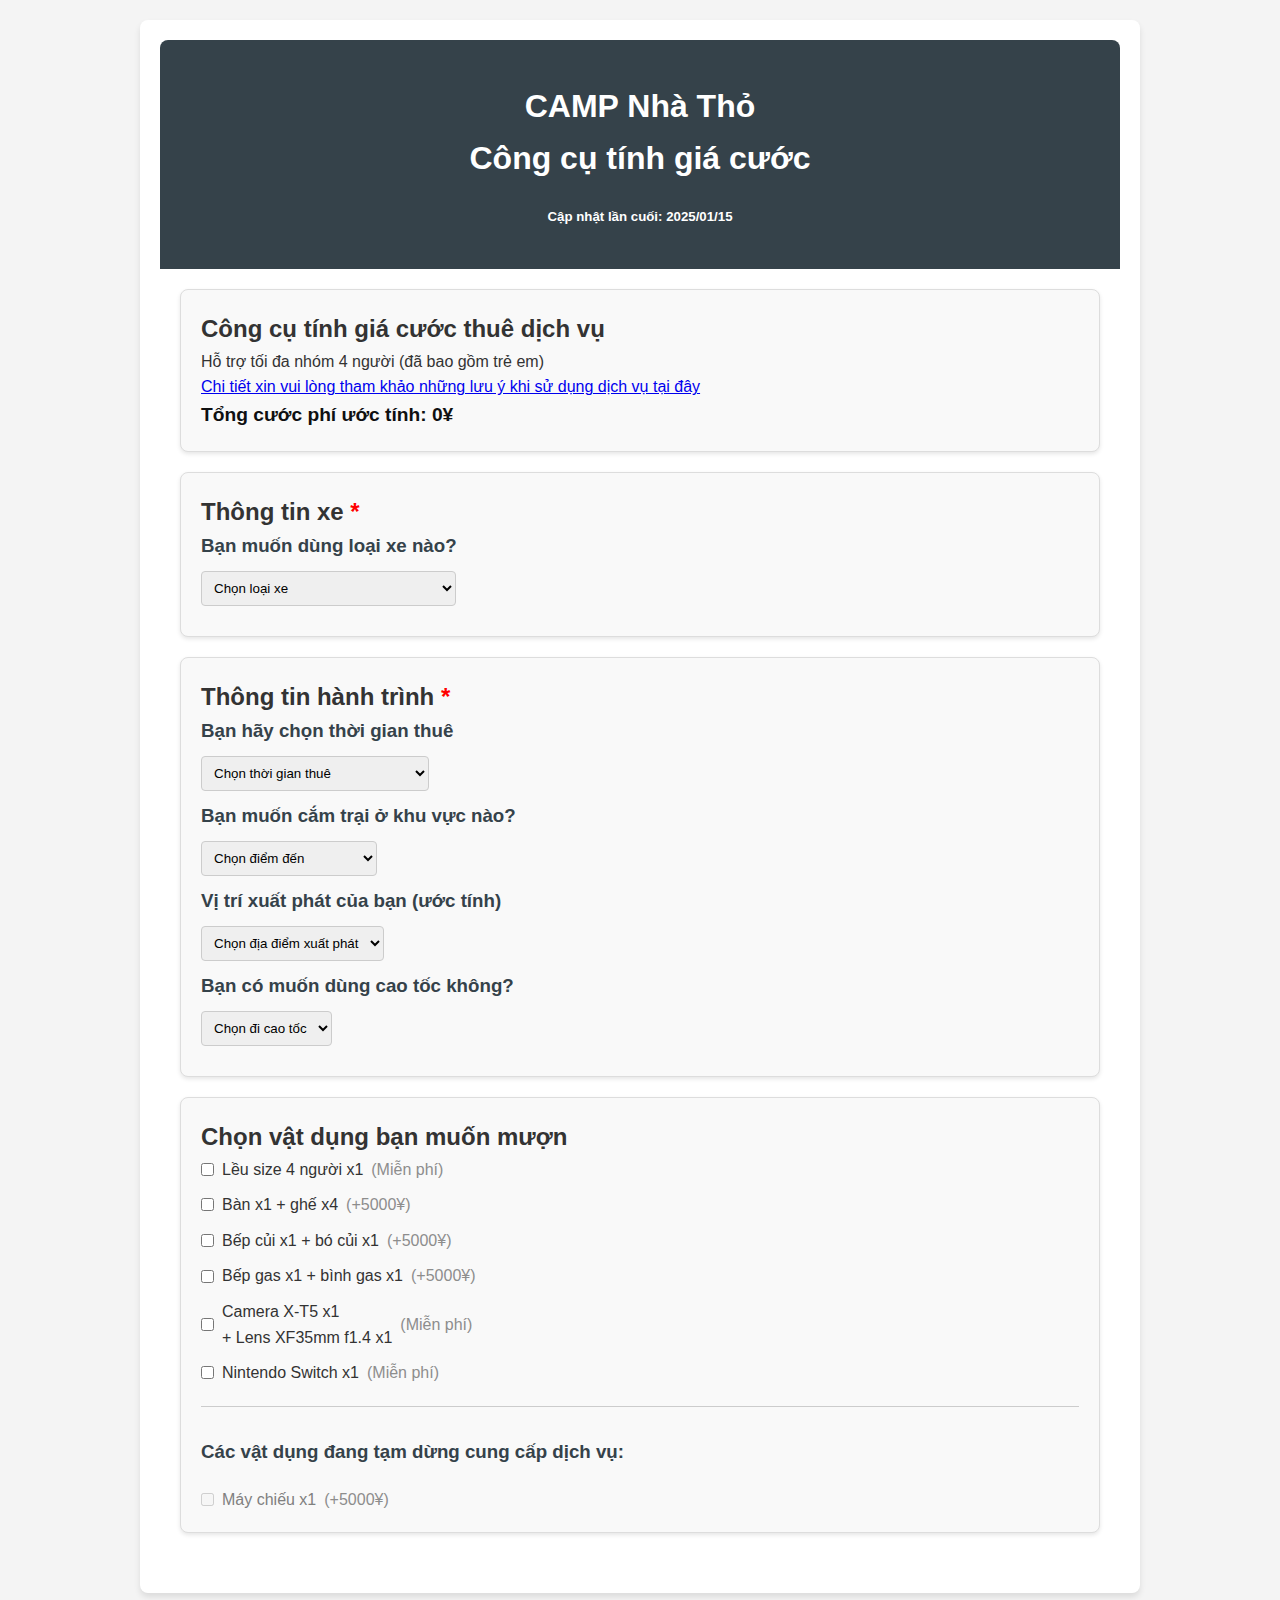
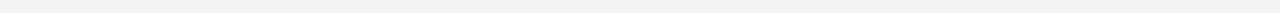
<file: index.html>
<!DOCTYPE html>
<html lang="vi">
<head>
    <meta charset="UTF-8">
    <meta name="viewport" content="width=device-width, initial-scale=1.0">
    <title>Homepage - CAMP Nhà Thỏ</title>
    <!-- <link rel="stylesheet" href="https://unpkg.com/ress/dist/ress.min.css"> -->
    <link rel="stylesheet" type="text/css" href="style.css">
</head>
<body>
    <div class="container">
        <!-- Header -->
        <header class="header">
            <h1>CAMP Nhà Thỏ<br>Công cụ tính giá cước</h1>
            <h5 id="lastUpdatedDate"></h5>
        </header>
        
        <!-- Main Content -->
        <main class="content">
            <!-- Công cụ tính giá cước -->
            <section class="block">
                <h2>Công cụ tính giá cước thuê dịch vụ</h2>
                <p>Hỗ trợ tối đa nhóm 4 người (đã bao gồm trẻ em)</p>
                <a href="Notes.html"> Chi tiết xin vui lòng tham khảo những lưu ý khi sử dụng dịch vụ tại đây</a>
                <div class="result">
                    <span id="totalCost">Tổng cước phí ước tính: <strong>0¥</strong></span>
                </div>
            </section>

            <!-- Xe -->
            <section class="block">
                <h2>Thông tin xe <span class="required">*</span></h2>
                <div class="form-group">
                    <label for="car"><h3>Bạn muốn dùng loại xe nào?</h3></label>
                    <select id="car">
                        <option value="" selected disabled>Chọn loại xe</option>
                        <option value="RAV4" disabled>RAV4 Adventure &lt;đang bảo dưỡng&gt;</option>
                        <option value="sienta">Sienta (Times rental car)</option>
                    </select>
                    <div id="carChoice"></div>
                    <div id="carChoiceCostSTR"></div>
                </div>
            </section>

            <!-- Thông tin hành trình -->
            <section class="block">
                <h2>Thông tin hành trình <span class="required">*</span></h2>
                <div class="form-group">
                    <label for="rentalTime"><h3>Bạn hãy chọn thời gian thuê</h3></label>
                    <select id="rentalTime">
                        <option value="" selected disabled>Chọn thời gian thuê</option>
                        <option value="overnight" disabled>Qua đêm &lt;Tạm dừng dịch vụ&gt;</option>
                        <option value="day7">Trong ngày (xuất phát thứ 7)</option>
                        <option value="day8">Trong ngày (xuất phát chủ nhật)</option>
                    </select>
                    <div id="rentalTimeChoice"></div>
                    <div id="rentalTimeChoiceCostSTR"></div>
                </div>
                
                <div class="form-group">
                    <label for="camping"><h3>Bạn muốn cắm trại ở khu vực nào?</h3></label>
                    <select id="camping">
                        <option value="" selected disabled>Chọn điểm đến</option>
                        <option value="fuji">Quanh chân núi Phú Sĩ</option>
                        <option value="saitama">Saitama</option>
                    </select>
                    <div id="campingChoice"></div>
                    <div id="campingChoiceCostSTR"></div>
                </div>

                <div class="form-group">
                    <label for="location"><h3>Vị trí xuất phát của bạn (ước tính)</h3></label>
                    <select id="location">
                        <option value="" selected disabled>Chọn địa điểm xuất phát</option>
                        <option value="tokyo">Tokyo</option>
                        <option value="saitama">Saitama</option>
                        <option value="kanagawa">Kanagawa</option>
                    </select>
                    <div id="distance"></div>
                    <div id="cost"></div>
                </div>

                <div class="form-group">
                    <label for="highway"><h3>Bạn có muốn dùng cao tốc không?</h3></label>
                    <select id="highway">
                        <option value="" selected disabled>Chọn đi cao tốc</option>
                        <option value="yes1">Có (một chiều)</option>
                        <option value="yes2">Có (hai chiều)</option>
                        <option value="no">Không</option>
                    </select>
                    <div id="highwayChoice"></div>
                    <div id="highwayChoiceCostSTR"></div>
                </div>
            </section>

            <!-- Vật dụng -->
            <section class="block">
                <h2>Chọn vật dụng bạn muốn mượn</h2>
                <div class="checkbox-container">
                    <label><input type="checkbox" id="tent" name="equipment" value="tent"> Lều size 4 người x1 <span id="tentCost"></span></label>
                    <label><input type="checkbox" id="table" name="equipment" value="table"> Bàn x1 + ghế x4 <span id="tableCost"></span></label>
                    <label><input type="checkbox" id="bep" name="equipment" value="bep"> Bếp củi x1 + bó củi x1 <span id="bepCost"></span></label>
                    <label><input type="checkbox" id="bepgas" name="equipment" value="bepgas"> Bếp gas x1 + bình gas x1 <span id="bepgasCost"></span></label>
                    <label><input type="checkbox" id="camera" name="equipment" value="camera"> Camera X-T5 x1 <br> + Lens XF35mm f1.4 x1 <span id="cameraCost"></span></label>
                    <label><input type="checkbox" id="switch" name="equipment" value="switch"> Nintendo Switch x1 <span id="switchCost"></span></label>
                    
                </div>
                <div id="equipmentChoice"></div>
                <div id="equipmentCostSTR"></div>
                <div class="checkbox-container">
                    <hr>
                    <h3>Các vật dụng đang tạm dừng cung cấp dịch vụ:</h3>
                    <label class="disabled-option"><input type="checkbox" id="projector" name="equipment" value="projector" disabled> Máy chiếu x1 <span id="projectorCost"></span></label>
                </div>
                
                    
            </section>
        </main>
    </div>

    <script src="script.js"></script>
</body>
</html>
</file>
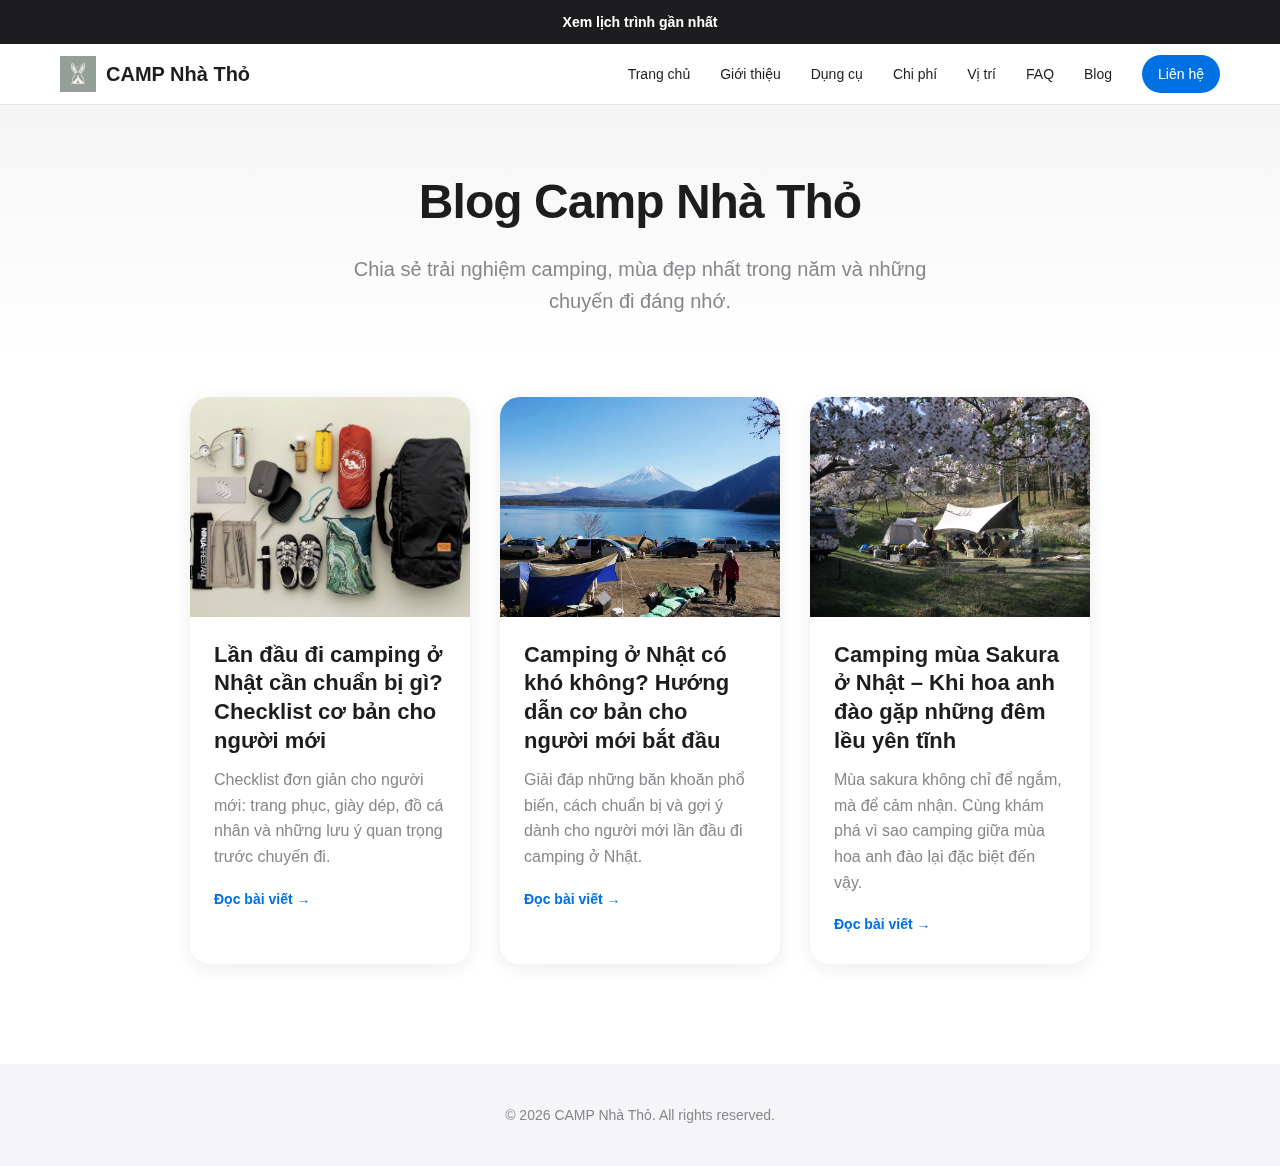
<file: blog/index.html>
<!DOCTYPE html>
<html lang="vi">
<head>
    <meta charset="UTF-8">
    <meta name="viewport" content="width=device-width, initial-scale=1.0">
    <title>Blog | CAMP Nhà Thỏ</title>
    <meta name="description" content="Blog Camp Nhà Thỏ - chia sẻ trải nghiệm camping, mùa đẹp nhất trong năm và các chuyến đi đáng nhớ.">
    <meta name="robots" content="index, follow">
    <link rel="icon" href="data:image/svg+xml,%3Csvg xmlns='http://www.w3.org/2000/svg' viewBox='0 0 100 100'%3E%3Ctext y='0.9em' font-size='90'%3E%E2%9B%BA%EF%B8%8F%3C/text%3E%3C/svg%3E">
    <link rel="canonical" href="https://campnhatho.com/blog/">
    <link rel="stylesheet" type="text/css" href="../homepage.css">

    <!-- Google tag (gtag.js) -->
    <script async src="https://www.googletagmanager.com/gtag/js?id=G-22W1X4CVZK"></script>
    <script>
      window.dataLayer = window.dataLayer || [];
      function gtag(){dataLayer.push(arguments);}
      gtag('js', new Date());
      gtag('config', 'G-22W1X4CVZK');
    </script>
    <style>
        .blog-hero {
            margin-top: 104px;
            padding: 60px 20px 40px;
            background: linear-gradient(180deg, #f5f5f7 0%, #ffffff 100%);
            text-align: center;
        }

        .blog-hero h1 {
            font-size: 48px;
            font-weight: 600;
            letter-spacing: -0.02em;
            color: #1d1d1f;
            margin-bottom: 12px;
        }

        .blog-hero p {
            font-size: 20px;
            color: #86868b;
            max-width: 640px;
            margin: 0 auto;
        }

        .blog-list {
            padding: 40px 20px 100px;
        }

        @media (max-width: 768px) {
            .blog-hero h1 {
                font-size: 34px;
            }

            .blog-hero p {
                font-size: 18px;
            }
        }
    </style>
</head>
<body>
    <div class="announcement-bar">
        <a href="../pricing.html" class="announcement-secondary">Xem lịch trình gần nhất</a>
    </div>
    <!-- Navigation -->
    <nav class="navbar">
        <div class="nav-container">
            <a href="../index.html" class="nav-logo" style="text-decoration: none; color: inherit;"><img src="../images/LOGO.jpg" alt="Camp Nhà Thỏ" class="nav-logo-img">CAMP Nhà Thỏ</a>
            <div class="burger-menu" id="burgerMenu">
                <span></span>
                <span></span>
                <span></span>
            </div>
            <div class="nav-links" id="navLinks">
                <a href="../index.html">Trang chủ</a>
                <a href="../index.html#about">Giới thiệu</a>
                <a href="../equipment.html">Dụng cụ</a>
                <a href="../pricing.html">Chi phí</a>
                <a href="../locations.html">Vị trí</a>
                <a href="../faq.html">FAQ</a>
                <a href="../blog/">Blog</a>
                <a href="../contact.html" class="contact-link">Liên hệ</a>
            </div>
        </div>
    </nav>

    <main>
        <section class="blog-hero">
            <h1>Blog Camp Nhà Thỏ</h1>
            <p>Chia sẻ trải nghiệm camping, mùa đẹp nhất trong năm và những chuyến đi đáng nhớ.</p>
        </section>

        <section class="blog-list">
            <div class="blog-preview-grid">
                <a href="checklistcampingnhatban/" class="blog-preview-card">
                    <div class="blog-preview-image">
                        <img src="checklistcampingnhatban/checklist-camping-hero.jpg" alt="Checklist cơ bản cho người mới đi camping ở Nhật" loading="lazy" decoding="async">
                    </div>
                    <div class="blog-preview-content">
                        <div class="blog-preview-title">Lần đầu đi camping ở Nhật cần chuẩn bị gì? Checklist cơ bản cho người mới</div>
                        <div class="blog-preview-text">Checklist đơn giản cho người mới: trang phục, giày dép, đồ cá nhân và những lưu ý quan trọng trước chuyến đi.</div>
                        <div class="blog-preview-link">Đọc bài viết →</div>
                    </div>
                </a>
                <a href="campingnhatban/" class="blog-preview-card">
                    <div class="blog-preview-image">
                        <img src="campingnhatban/campingnhatban-hero.jpg" alt="Camping ở Nhật cho người mới bắt đầu" loading="lazy" decoding="async">
                    </div>
                    <div class="blog-preview-content">
                        <div class="blog-preview-title">Camping ở Nhật có khó không? Hướng dẫn cơ bản cho người mới bắt đầu</div>
                        <div class="blog-preview-text">Giải đáp những băn khoăn phổ biến, cách chuẩn bị và gợi ý dành cho người mới lần đầu đi camping ở Nhật.</div>
                        <div class="blog-preview-link">Đọc bài viết →</div>
                    </div>
                </a>
                <a href="campingsakura2026/" class="blog-preview-card">
                    <div class="blog-preview-image">
                        <img src="campingsakura2026/sakura-hero.jpg" alt="Camping mùa Sakura ở Nhật" loading="lazy" decoding="async">
                    </div>
                    <div class="blog-preview-content">
                        <div class="blog-preview-title">Camping mùa Sakura ở Nhật – Khi hoa anh đào gặp những đêm lều yên tĩnh</div>
                        <div class="blog-preview-text">Mùa sakura không chỉ để ngắm, mà để cảm nhận. Cùng khám phá vì sao camping giữa mùa hoa anh đào lại đặc biệt đến vậy.</div>
                        <div class="blog-preview-link">Đọc bài viết →</div>
                    </div>
                </a>
            </div>
        </section>
    </main>

    <footer class="footer">
        <div class="container">
            <p>&copy; 2026 CAMP Nhà Thỏ. All rights reserved.</p>
        </div>
    </footer>

    <script>
        // Burger menu toggle
        const burgerMenu = document.getElementById('burgerMenu');
        const navLinks = document.getElementById('navLinks');

        if (burgerMenu && navLinks) {
            burgerMenu.addEventListener('click', function() {
                burgerMenu.classList.toggle('active');
                navLinks.classList.toggle('active');
            });

            // Close menu when clicking on a link
            const links = navLinks.querySelectorAll('a');
            links.forEach(link => {
                link.addEventListener('click', function() {
                    burgerMenu.classList.remove('active');
                    navLinks.classList.remove('active');
                });
            });

            // Close menu when clicking outside
            document.addEventListener('click', function(event) {
                const isClickInsideNav = navLinks.contains(event.target);
                const isClickOnBurger = burgerMenu.contains(event.target);
                
                if (!isClickInsideNav && !isClickOnBurger && navLinks.classList.contains('active')) {
                    burgerMenu.classList.remove('active');
                    navLinks.classList.remove('active');
                }
            });
        }
    </script>
</body>
</html>
</file>
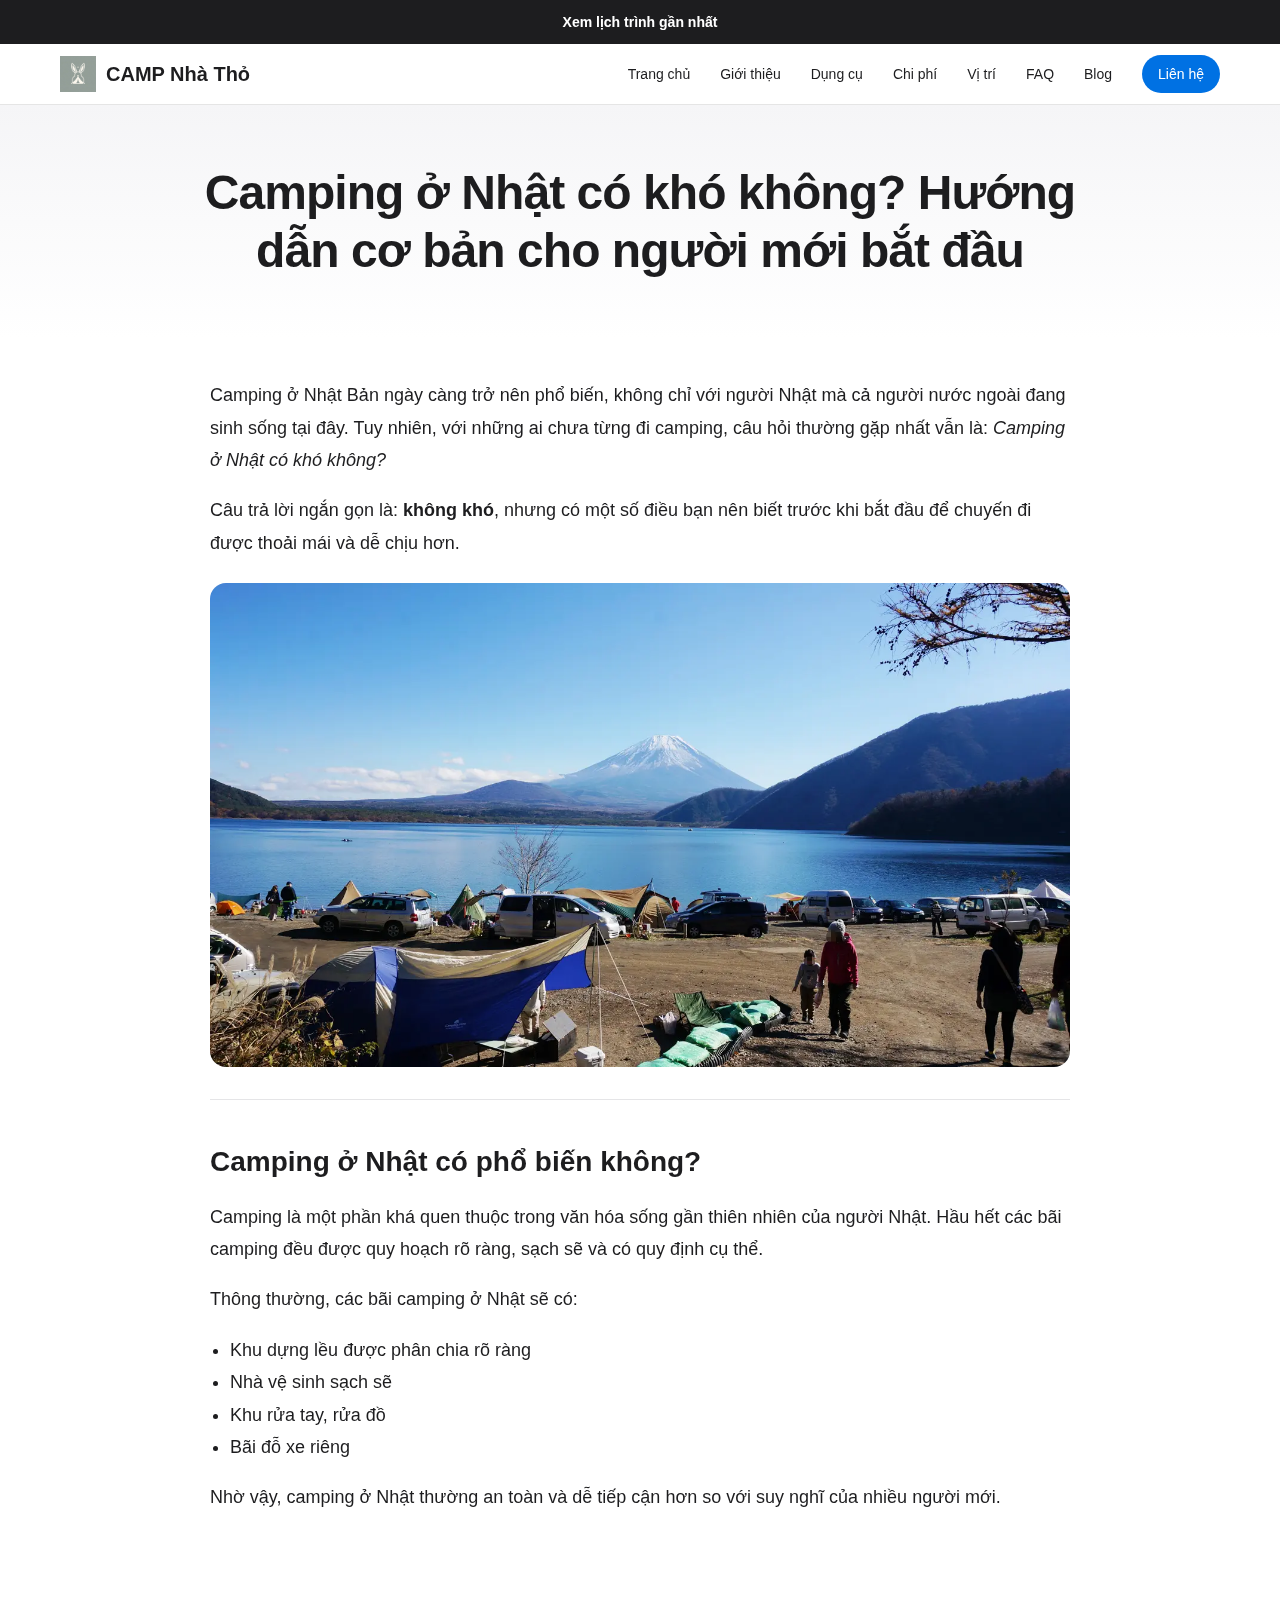
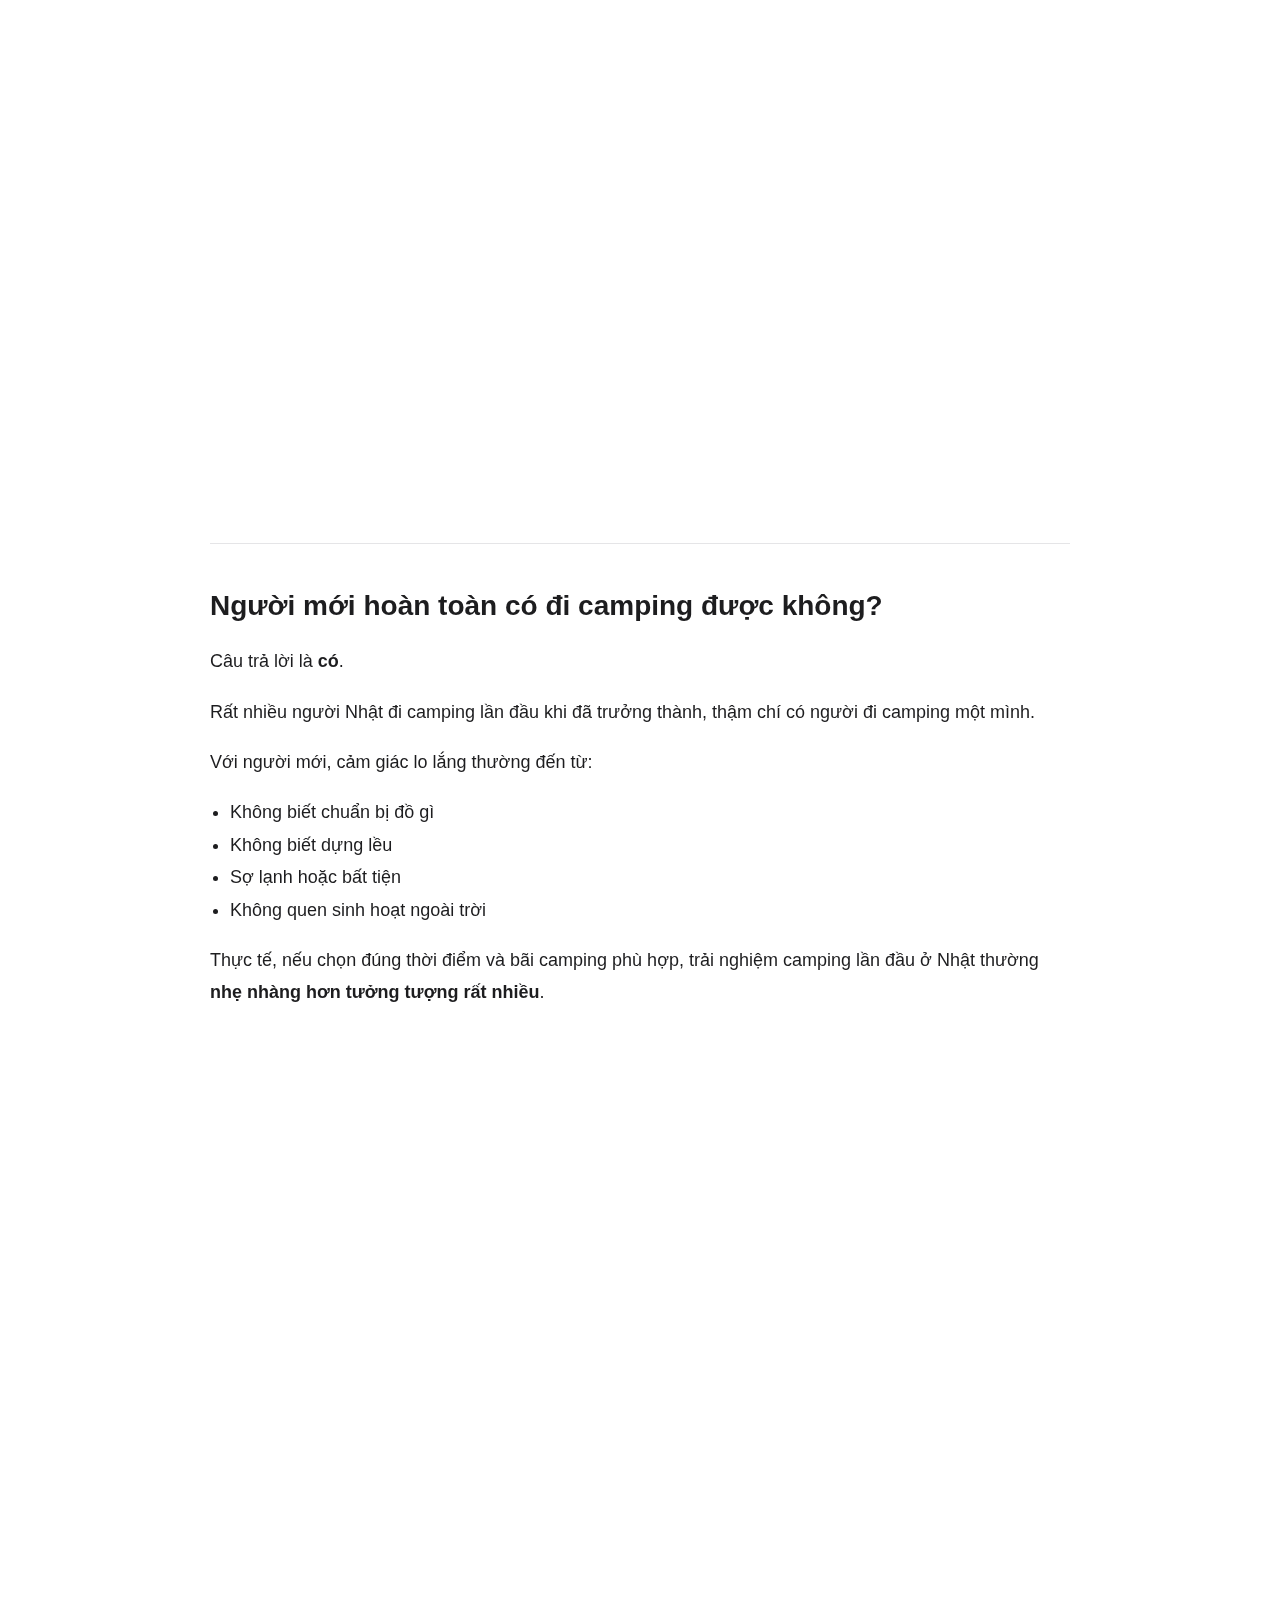
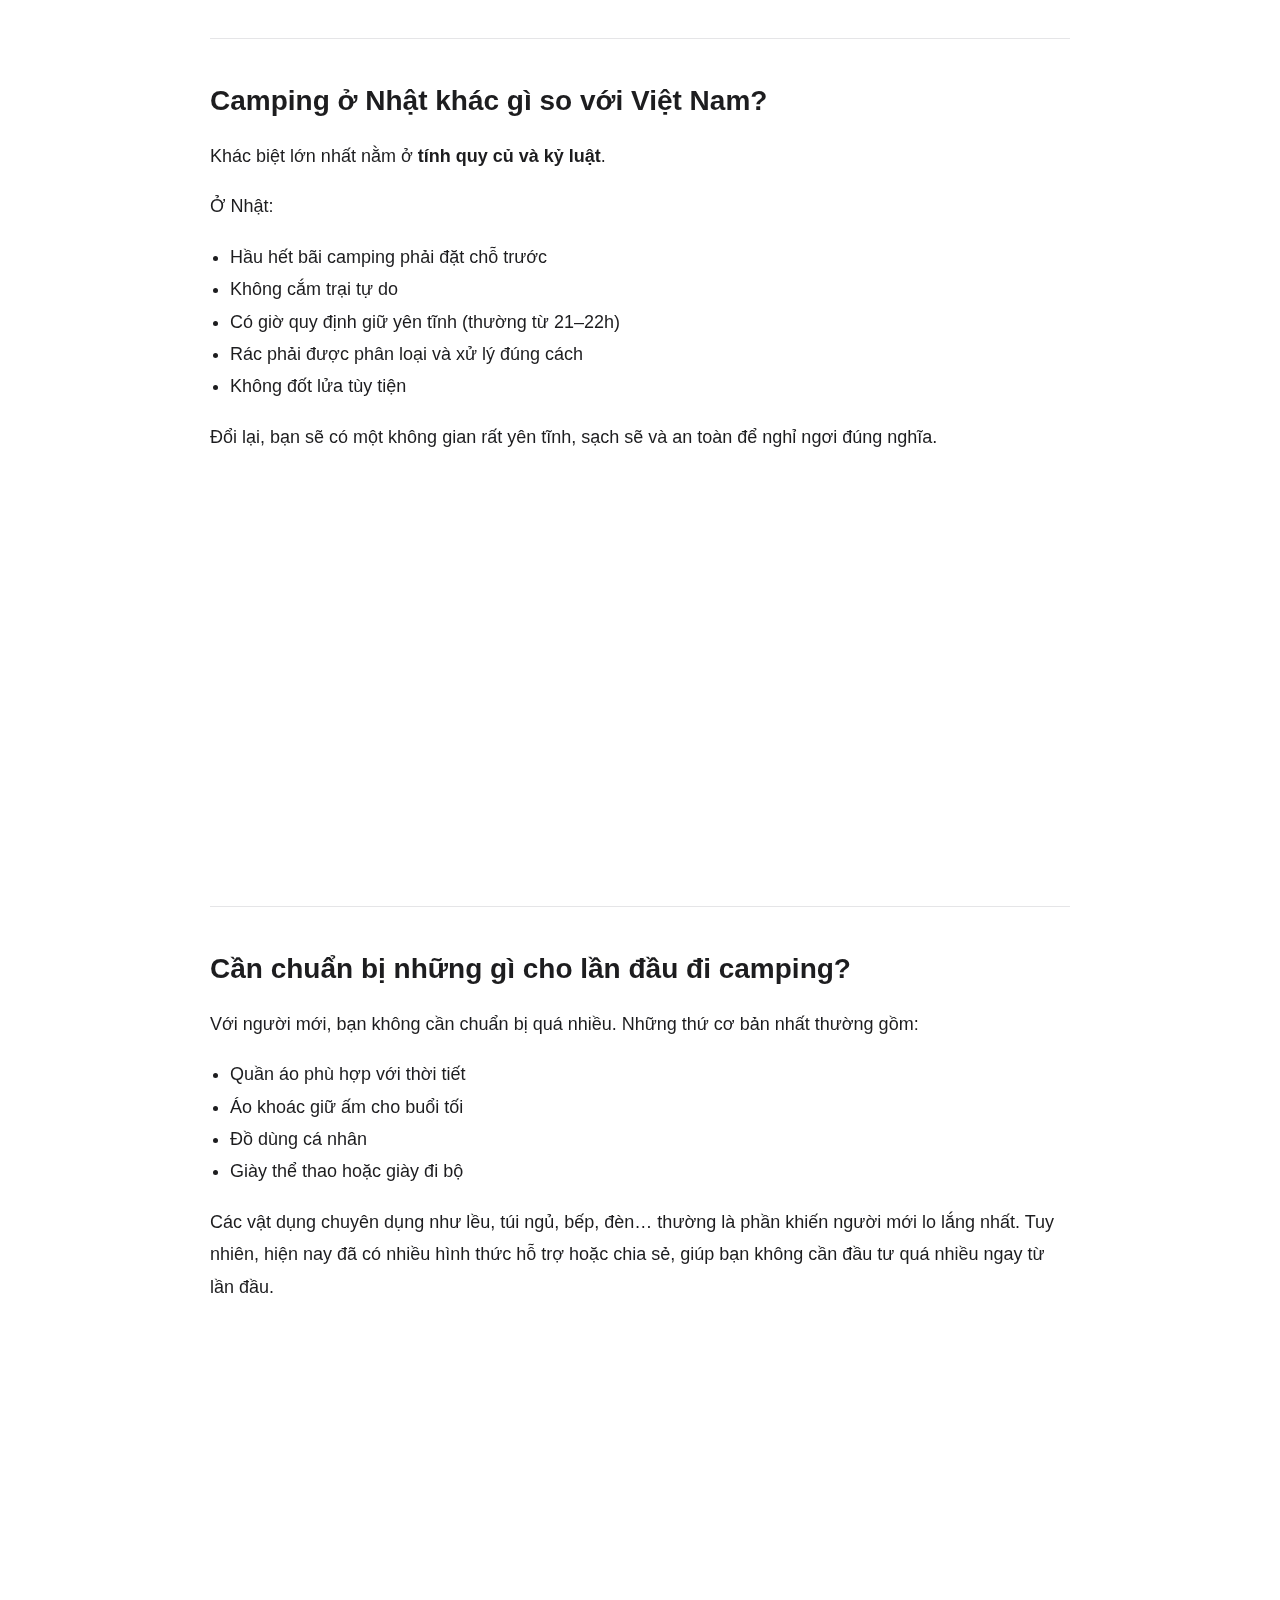
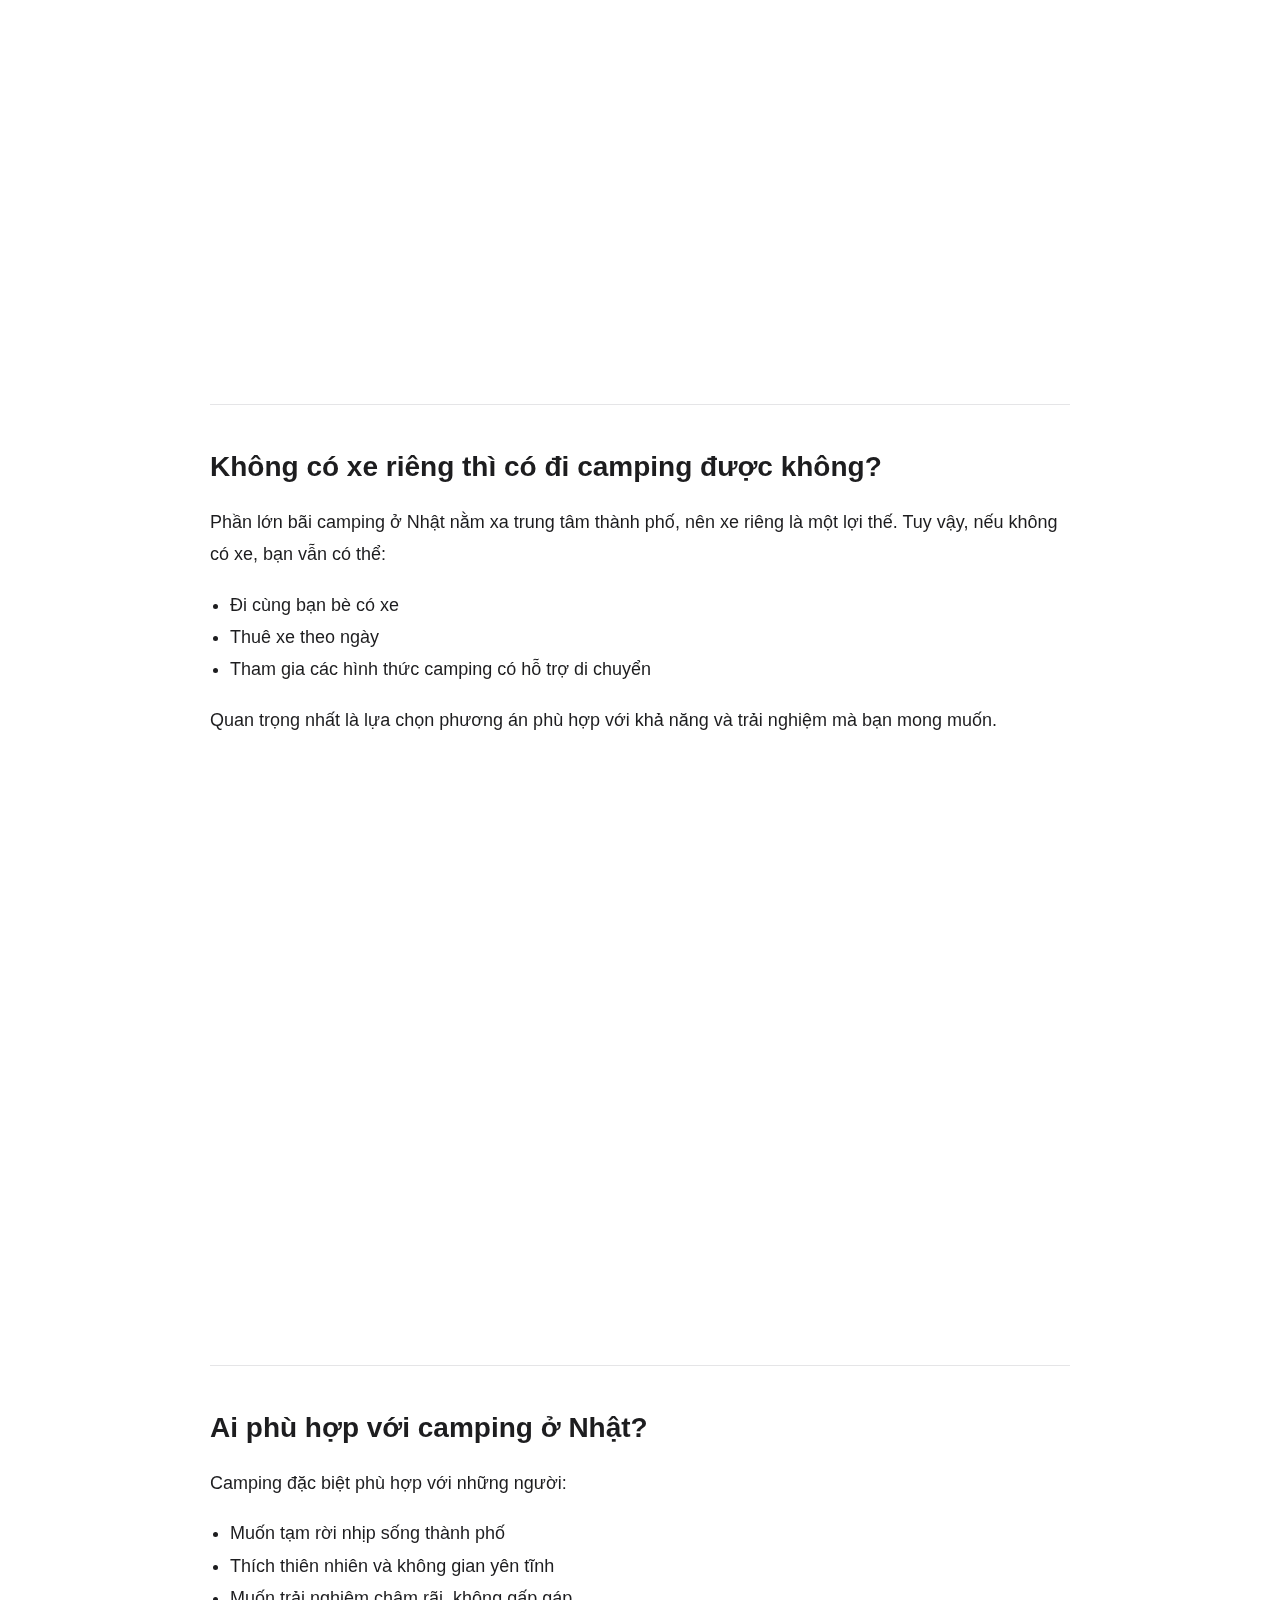
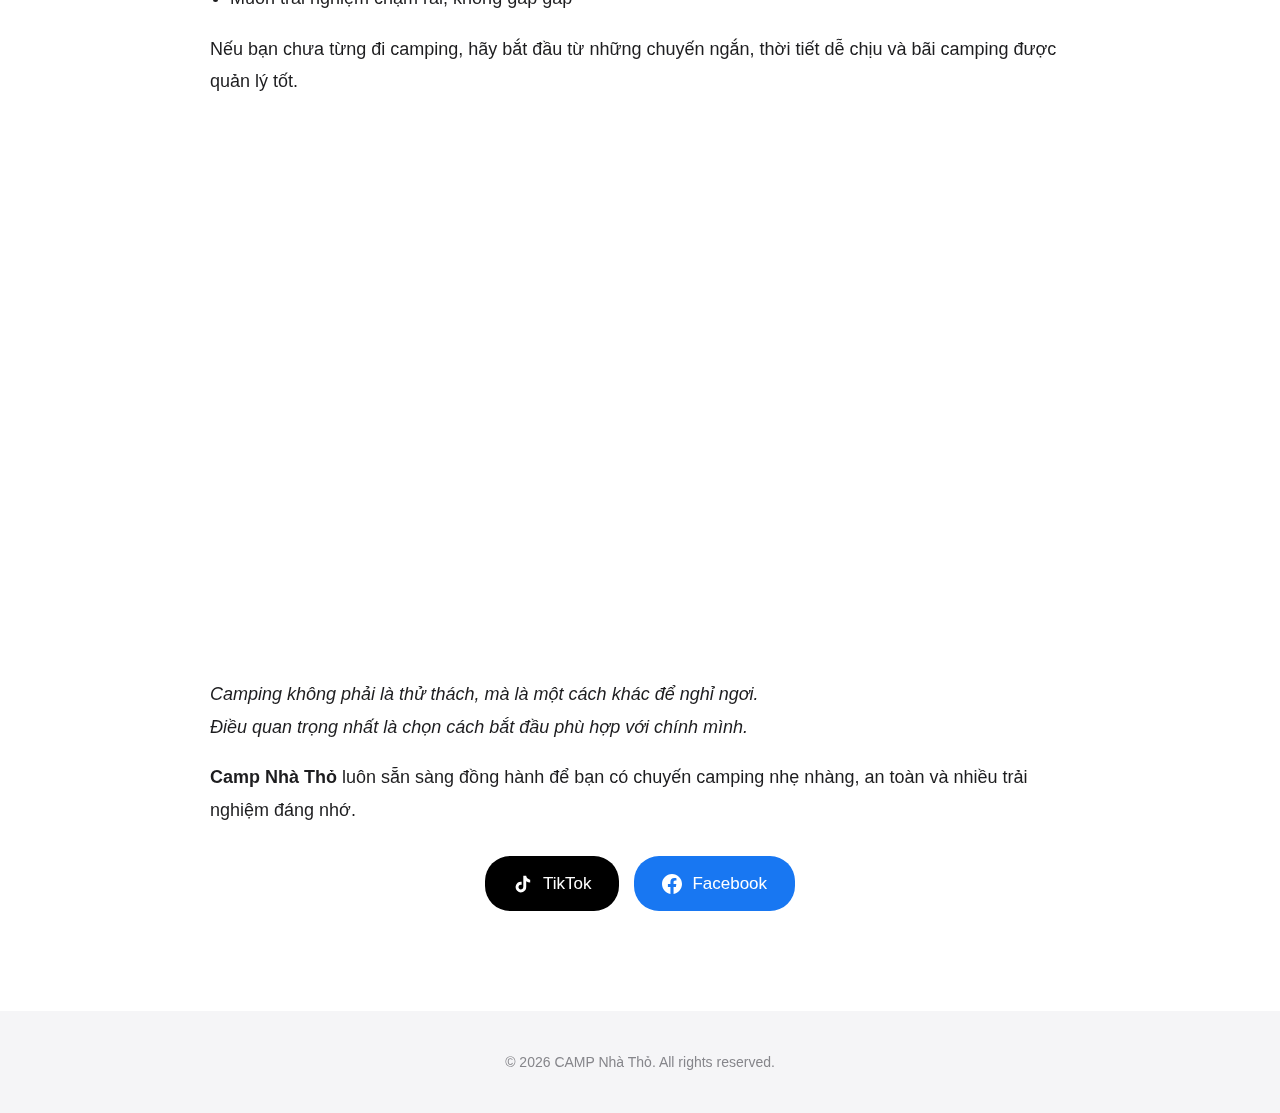
<file: blog/campingnhatban/index.html>
<!DOCTYPE html>
<html lang="vi">
<head>
    <meta charset="UTF-8">
    <meta name="viewport" content="width=device-width, initial-scale=1.0">
    <title>Camping ở Nhật có khó không? Hướng dẫn cơ bản cho người mới bắt đầu | CAMP Nhà Thỏ</title>
    <meta name="description" content="Camping ở Nhật có khó không? Bài viết hướng dẫn cơ bản cho người mới: sự khác biệt, chuẩn bị, lựa chọn bãi camping và kinh nghiệm đi lần đầu.">
    <meta name="robots" content="index, follow">
    <link rel="icon" href="data:image/svg+xml,%3Csvg xmlns='http://www.w3.org/2000/svg' viewBox='0 0 100 100'%3E%3Ctext y='0.9em' font-size='90'%3E%E2%9B%BA%EF%B8%8F%3C/text%3E%3C/svg%3E">
    <link rel="canonical" href="https://campnhatho.com/blog/campingnhatban/">
    <link rel="stylesheet" type="text/css" href="../../homepage.css">

    <!-- Google tag (gtag.js) -->
    <script async src="https://www.googletagmanager.com/gtag/js?id=G-22W1X4CVZK"></script>
    <script>
      window.dataLayer = window.dataLayer || [];
      function gtag(){dataLayer.push(arguments);}
      gtag('js', new Date());
      gtag('config', 'G-22W1X4CVZK');
    </script>
    <style>
        .blog-hero {
            margin-top: 104px;
            padding: 60px 20px 40px;
            background: linear-gradient(180deg, #f5f5f7 0%, #ffffff 100%);
        }

        .blog-hero h1 {
            max-width: 900px;
            margin: 0 auto 20px;
            font-size: 48px;
            font-weight: 600;
            letter-spacing: -0.02em;
            color: #1d1d1f;
            text-align: center;
            line-height: 1.2;
        }

        .blog-content {
            max-width: 900px;
            margin: 0 auto;
            padding: 40px 20px 100px;
        }

        .blog-content h2 {
            font-size: 28px;
            font-weight: 600;
            margin: 40px 0 16px;
            color: #1d1d1f;
        }

        .blog-content p {
            font-size: 18px;
            line-height: 1.8;
            color: #1d1d1f;
            margin-bottom: 18px;
        }

        .blog-content ul {
            margin: 0 0 18px 20px;
            font-size: 18px;
            line-height: 1.8;
            color: #1d1d1f;
        }

        .blog-content hr {
            border: none;
            border-top: 1px solid #e5e5e7;
            margin: 32px 0;
        }

        @media (max-width: 768px) {
            .blog-hero h1 {
                font-size: 34px;
            }

            .blog-content p,
            .blog-content ul {
                font-size: 17px;
            }
        }
    </style>
</head>
<body>
    <div class="announcement-bar">
        <a href="../../pricing.html" class="announcement-secondary">Xem lịch trình gần nhất</a>
    </div>
    <!-- Navigation -->
    <nav class="navbar">
        <div class="nav-container">
            <a href="../../index.html" class="nav-logo" style="text-decoration: none; color: inherit;"><img src="../../images/LOGO.jpg" alt="Camp Nhà Thỏ" class="nav-logo-img">CAMP Nhà Thỏ</a>
            <div class="burger-menu" id="burgerMenu">
                <span></span>
                <span></span>
                <span></span>
            </div>
            <div class="nav-links" id="navLinks">
                <a href="../../index.html">Trang chủ</a>
                <a href="../../index.html#about">Giới thiệu</a>
                <a href="../../equipment.html">Dụng cụ</a>
                <a href="../../pricing.html">Chi phí</a>
                <a href="../../locations.html">Vị trí</a>
                <a href="../../faq.html">FAQ</a>
                <a href="../">Blog</a>
                <a href="../../contact.html" class="contact-link">Liên hệ</a>
            </div>
        </div>
    </nav>

    <main>
        <section class="blog-hero">
            <h1>Camping ở Nhật có khó không? Hướng dẫn cơ bản cho người mới bắt đầu</h1>
        </section>

        <article class="blog-content">
            <p>Camping ở Nhật Bản ngày càng trở nên phổ biến, không chỉ với người Nhật mà cả người nước ngoài đang sinh sống tại đây. Tuy nhiên, với những ai chưa từng đi camping, câu hỏi thường gặp nhất vẫn là: <em>Camping ở Nhật có khó không?</em></p>
            <p>Câu trả lời ngắn gọn là: <strong>không khó</strong>, nhưng có một số điều bạn nên biết trước khi bắt đầu để chuyến đi được thoải mái và dễ chịu hơn.</p>
            <img src="campingnhatban-hero.jpg" alt="Camping ở Nhật cho người mới bắt đầu" loading="lazy" decoding="async">

            <hr>

            <h2>Camping ở Nhật có phổ biến không?</h2>
            <p>Camping là một phần khá quen thuộc trong văn hóa sống gần thiên nhiên của người Nhật. Hầu hết các bãi camping đều được quy hoạch rõ ràng, sạch sẽ và có quy định cụ thể.</p>
            <p>Thông thường, các bãi camping ở Nhật sẽ có:</p>
            <ul>
                <li>Khu dựng lều được phân chia rõ ràng</li>
                <li>Nhà vệ sinh sạch sẽ</li>
                <li>Khu rửa tay, rửa đồ</li>
                <li>Bãi đỗ xe riêng</li>
            </ul>
            <p>Nhờ vậy, camping ở Nhật thường an toàn và dễ tiếp cận hơn so với suy nghĩ của nhiều người mới.</p>
            <img src="campingnhatban-sites.jpg" alt="Bãi camping ở Nhật được quy hoạch rõ ràng" loading="lazy" decoding="async">

            <hr>

            <h2>Người mới hoàn toàn có đi camping được không?</h2>
            <p>Câu trả lời là <strong>có</strong>.</p>
            <p>Rất nhiều người Nhật đi camping lần đầu khi đã trưởng thành, thậm chí có người đi camping một mình.</p>
            <p>Với người mới, cảm giác lo lắng thường đến từ:</p>
            <ul>
                <li>Không biết chuẩn bị đồ gì</li>
                <li>Không biết dựng lều</li>
                <li>Sợ lạnh hoặc bất tiện</li>
                <li>Không quen sinh hoạt ngoài trời</li>
            </ul>
            <p>Thực tế, nếu chọn đúng thời điểm và bãi camping phù hợp, trải nghiệm camping lần đầu ở Nhật thường <strong>nhẹ nhàng hơn tưởng tượng rất nhiều</strong>.</p>
            <img src="campingnhatban-beginner.jpg" alt="Trải nghiệm camping lần đầu ở Nhật" loading="lazy" decoding="async">

            <hr>

            <h2>Camping ở Nhật khác gì so với Việt Nam?</h2>
            <p>Khác biệt lớn nhất nằm ở <strong>tính quy củ và kỷ luật</strong>.</p>
            <p>Ở Nhật:</p>
            <ul>
                <li>Hầu hết bãi camping phải đặt chỗ trước</li>
                <li>Không cắm trại tự do</li>
                <li>Có giờ quy định giữ yên tĩnh (thường từ 21–22h)</li>
                <li>Rác phải được phân loại và xử lý đúng cách</li>
                <li>Không đốt lửa tùy tiện</li>
            </ul>
            <p>Đổi lại, bạn sẽ có một không gian rất yên tĩnh, sạch sẽ và an toàn để nghỉ ngơi đúng nghĩa.</p>
            <img src="campingnhatban-rules.jpg" alt="Quy định tại bãi camping ở Nhật" loading="lazy" decoding="async">

            <hr>

            <h2>Cần chuẩn bị những gì cho lần đầu đi camping?</h2>
            <p>Với người mới, bạn không cần chuẩn bị quá nhiều. Những thứ cơ bản nhất thường gồm:</p>
            <ul>
                <li>Quần áo phù hợp với thời tiết</li>
                <li>Áo khoác giữ ấm cho buổi tối</li>
                <li>Đồ dùng cá nhân</li>
                <li>Giày thể thao hoặc giày đi bộ</li>
            </ul>
            <p>Các vật dụng chuyên dụng như lều, túi ngủ, bếp, đèn… thường là phần khiến người mới lo lắng nhất. Tuy nhiên, hiện nay đã có nhiều hình thức hỗ trợ hoặc chia sẻ, giúp bạn không cần đầu tư quá nhiều ngay từ lần đầu.</p>
            <img src="campingnhatban-gear.jpg" alt="Chuẩn bị đồ cơ bản cho camping ở Nhật" loading="lazy" decoding="async">

            <hr>

            <h2>Không có xe riêng thì có đi camping được không?</h2>
            <p>Phần lớn bãi camping ở Nhật nằm xa trung tâm thành phố, nên xe riêng là một lợi thế. Tuy vậy, nếu không có xe, bạn vẫn có thể:</p>
            <ul>
                <li>Đi cùng bạn bè có xe</li>
                <li>Thuê xe theo ngày</li>
                <li>Tham gia các hình thức camping có hỗ trợ di chuyển</li>
            </ul>
            <p>Quan trọng nhất là lựa chọn phương án phù hợp với khả năng và trải nghiệm mà bạn mong muốn.</p>
            <img src="campingnhatban-transport.jpg" alt="Di chuyển đến bãi camping ở Nhật" loading="lazy" decoding="async">

            <hr>

            <h2>Ai phù hợp với camping ở Nhật?</h2>
            <p>Camping đặc biệt phù hợp với những người:</p>
            <ul>
                <li>Muốn tạm rời nhịp sống thành phố</li>
                <li>Thích thiên nhiên và không gian yên tĩnh</li>
                <li>Muốn trải nghiệm chậm rãi, không gấp gáp</li>
            </ul>
            <p>Nếu bạn chưa từng đi camping, hãy bắt đầu từ những chuyến ngắn, thời tiết dễ chịu và bãi camping được quản lý tốt.</p>
            <img src="campingnhatban-people.jpg" alt="Ai phù hợp với camping ở Nhật" loading="lazy" decoding="async">

            <p><em>Camping không phải là thử thách, mà là một cách khác để nghỉ ngơi.</em><br>
            <em>Điều quan trọng nhất là chọn cách bắt đầu phù hợp với chính mình.</em></p>
            <p><strong>Camp Nhà Thỏ</strong> luôn sẵn sàng đồng hành để bạn có chuyến camping nhẹ nhàng, an toàn và nhiều trải nghiệm đáng nhớ.</p>
            <div class="social-buttons">
                <a href="https://www.tiktok.com/@camp.nha.tho?_r=1&_t=ZS-930ogoGIv22" target="_blank" rel="noopener noreferrer" class="social-btn social-btn-tiktok">
                    <span class="social-btn-icon" aria-hidden="true">
                        <svg viewBox="0 0 24 24" role="img" focusable="false" aria-hidden="true">
                            <path d="M19.59 6.69a4.83 4.83 0 0 1-3.77-4.25V2h-3.45v13.67a2.89 2.89 0 0 1-5.2 1.74 2.89 2.89 0 0 1 2.31-4.64 2.93 2.93 0 0 1 .88.13V9.4a6.84 6.84 0 0 0-1-.05A6.33 6.33 0 0 0 5 20.1a6.34 6.34 0 0 0 10.86-4.43v-7a8.16 8.16 0 0 0 4.77 1.52v-3.4a4.85 4.85 0 0 1-1-.1z"/>
                        </svg>
                    </span>
                    <span>TikTok</span>
                </a>
                <a href="https://www.facebook.com/share/15VaMf4oUvn/?mibextid=wwXIfr" target="_blank" rel="noopener noreferrer" class="social-btn social-btn-facebook">
                    <span class="social-btn-icon" aria-hidden="true">
                        <svg viewBox="0 0 24 24" role="img" focusable="false" aria-hidden="true">
                            <path d="M24 12.073c0-6.627-5.373-12-12-12s-12 5.373-12 12c0 5.99 4.388 10.954 10.125 11.854v-8.385H7.078v-3.47h3.047V9.43c0-3.007 1.792-4.669 4.533-4.669 1.312 0 2.686.235 2.686.235v2.953H15.83c-1.491 0-1.956.925-1.956 1.874v2.25h3.328l-.532 3.47h-2.796v8.385C19.612 23.027 24 18.062 24 12.073z"/>
                        </svg>
                    </span>
                    <span>Facebook</span>
                </a>
            </div>
        </article>
    </main>

    <footer class="footer">
        <div class="container">
            <p>&copy; 2026 CAMP Nhà Thỏ. All rights reserved.</p>
        </div>
    </footer>

    <script>
        // Burger menu toggle
        const burgerMenu = document.getElementById('burgerMenu');
        const navLinks = document.getElementById('navLinks');

        if (burgerMenu && navLinks) {
            burgerMenu.addEventListener('click', function() {
                burgerMenu.classList.toggle('active');
                navLinks.classList.toggle('active');
            });

            // Close menu when clicking on a link
            const links = navLinks.querySelectorAll('a');
            links.forEach(link => {
                link.addEventListener('click', function() {
                    burgerMenu.classList.remove('active');
                    navLinks.classList.remove('active');
                });
            });

            // Close menu when clicking outside
            document.addEventListener('click', function(event) {
                const isClickInsideNav = navLinks.contains(event.target);
                const isClickOnBurger = burgerMenu.contains(event.target);
                
                if (!isClickInsideNav && !isClickOnBurger && navLinks.classList.contains('active')) {
                    burgerMenu.classList.remove('active');
                    navLinks.classList.remove('active');
                }
            });
        }
    </script>
</body>
</html>
</file>
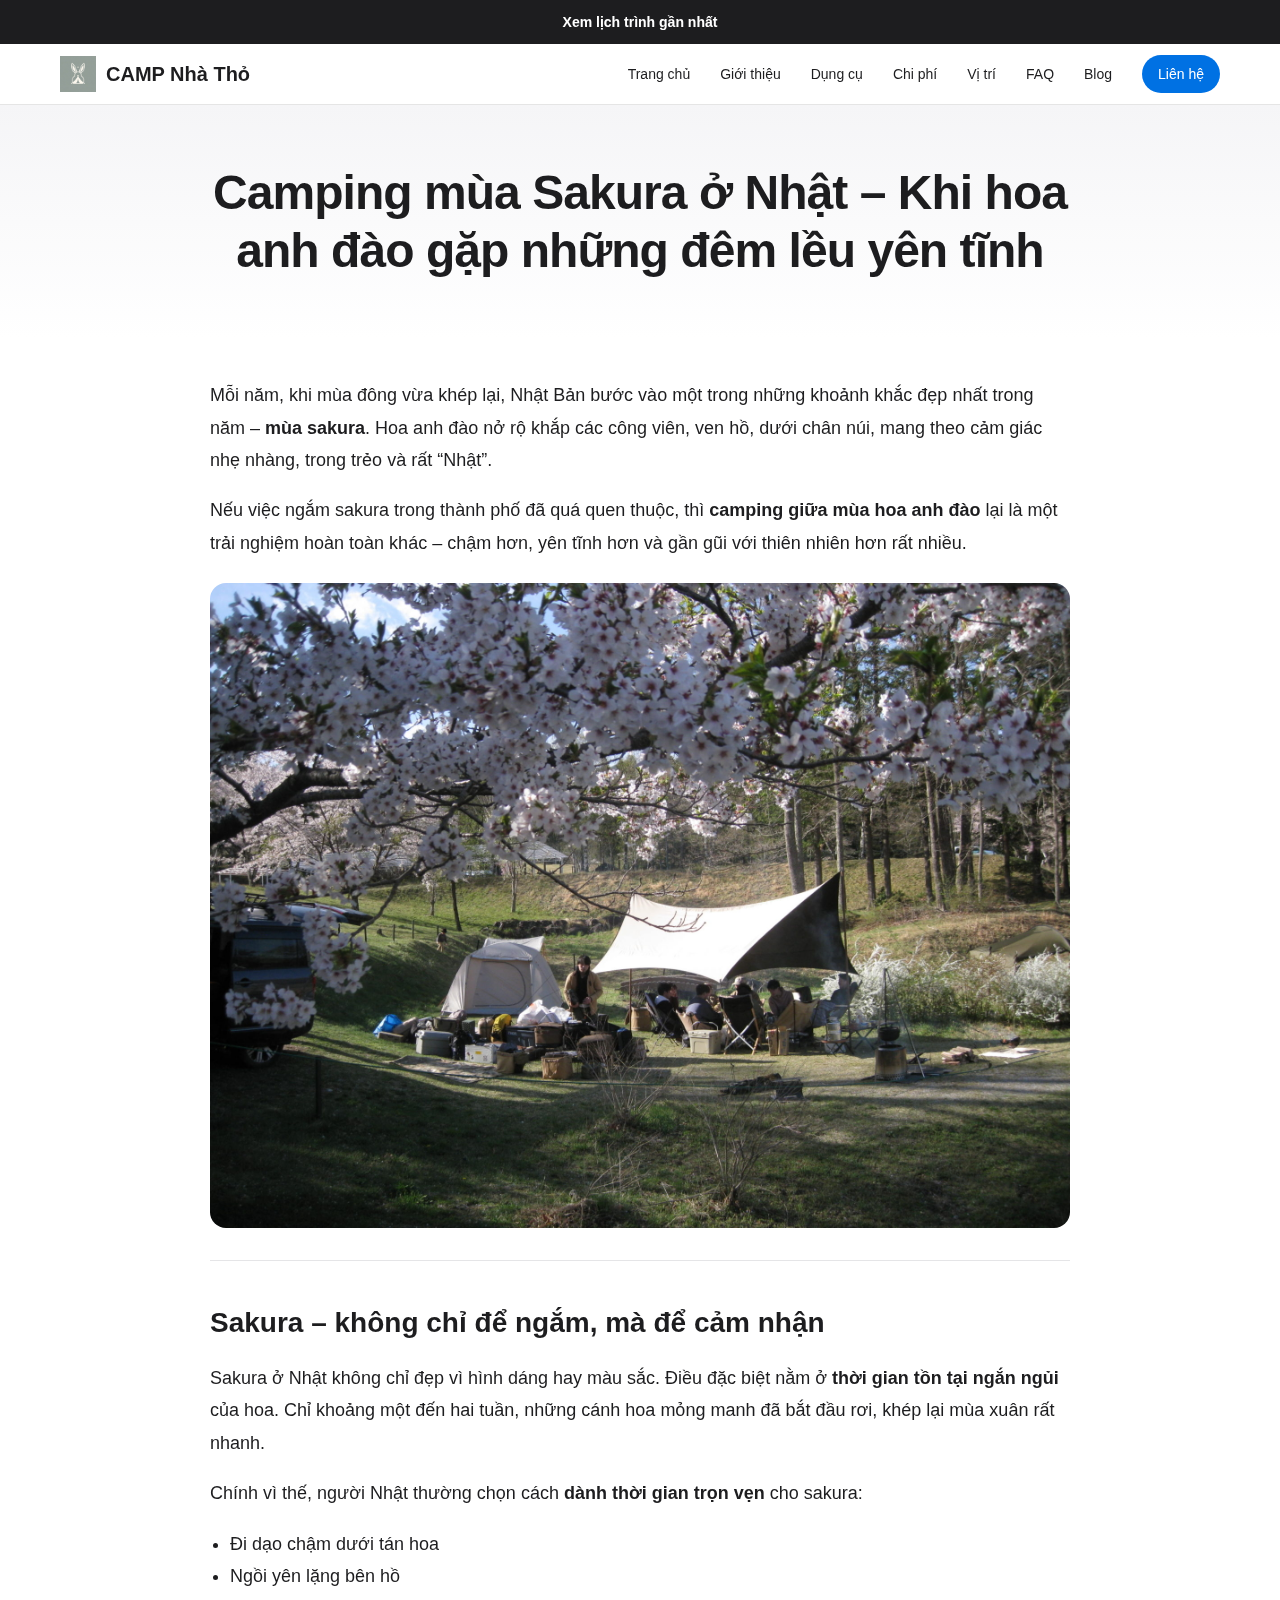
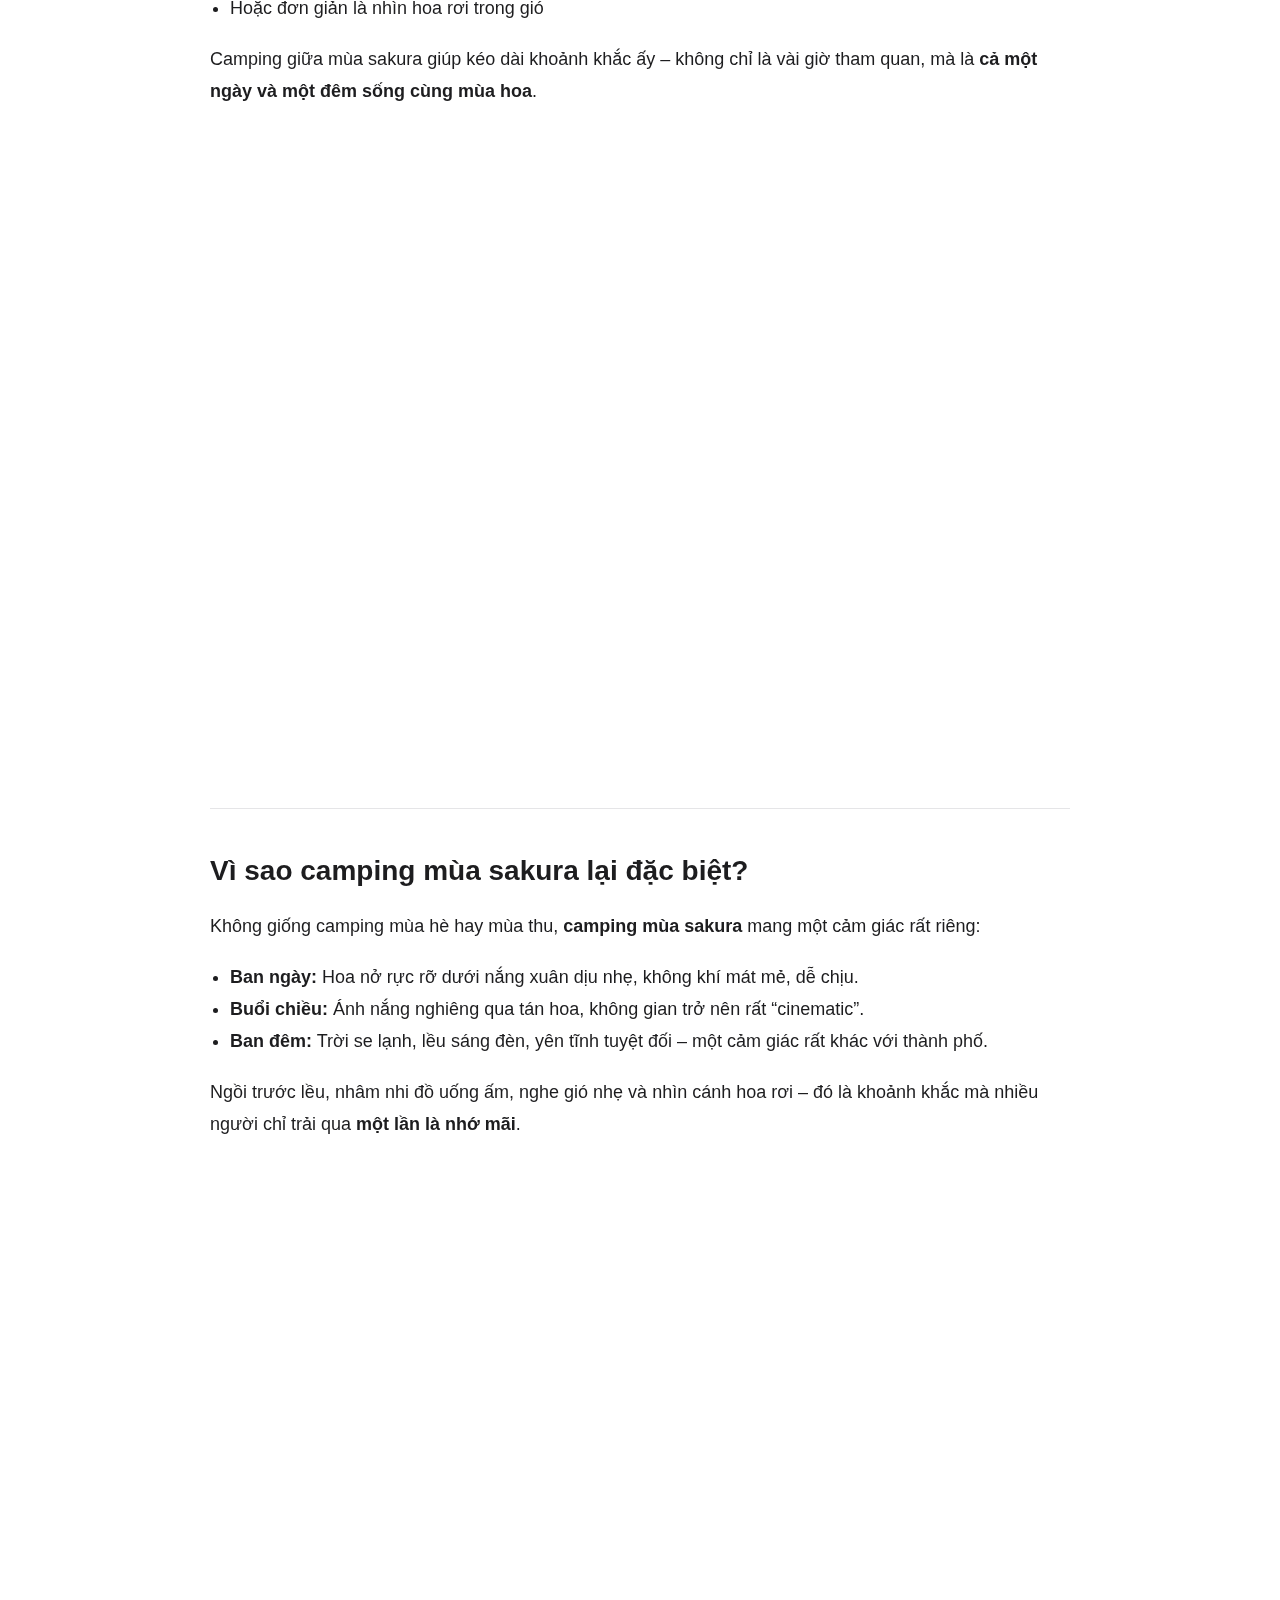
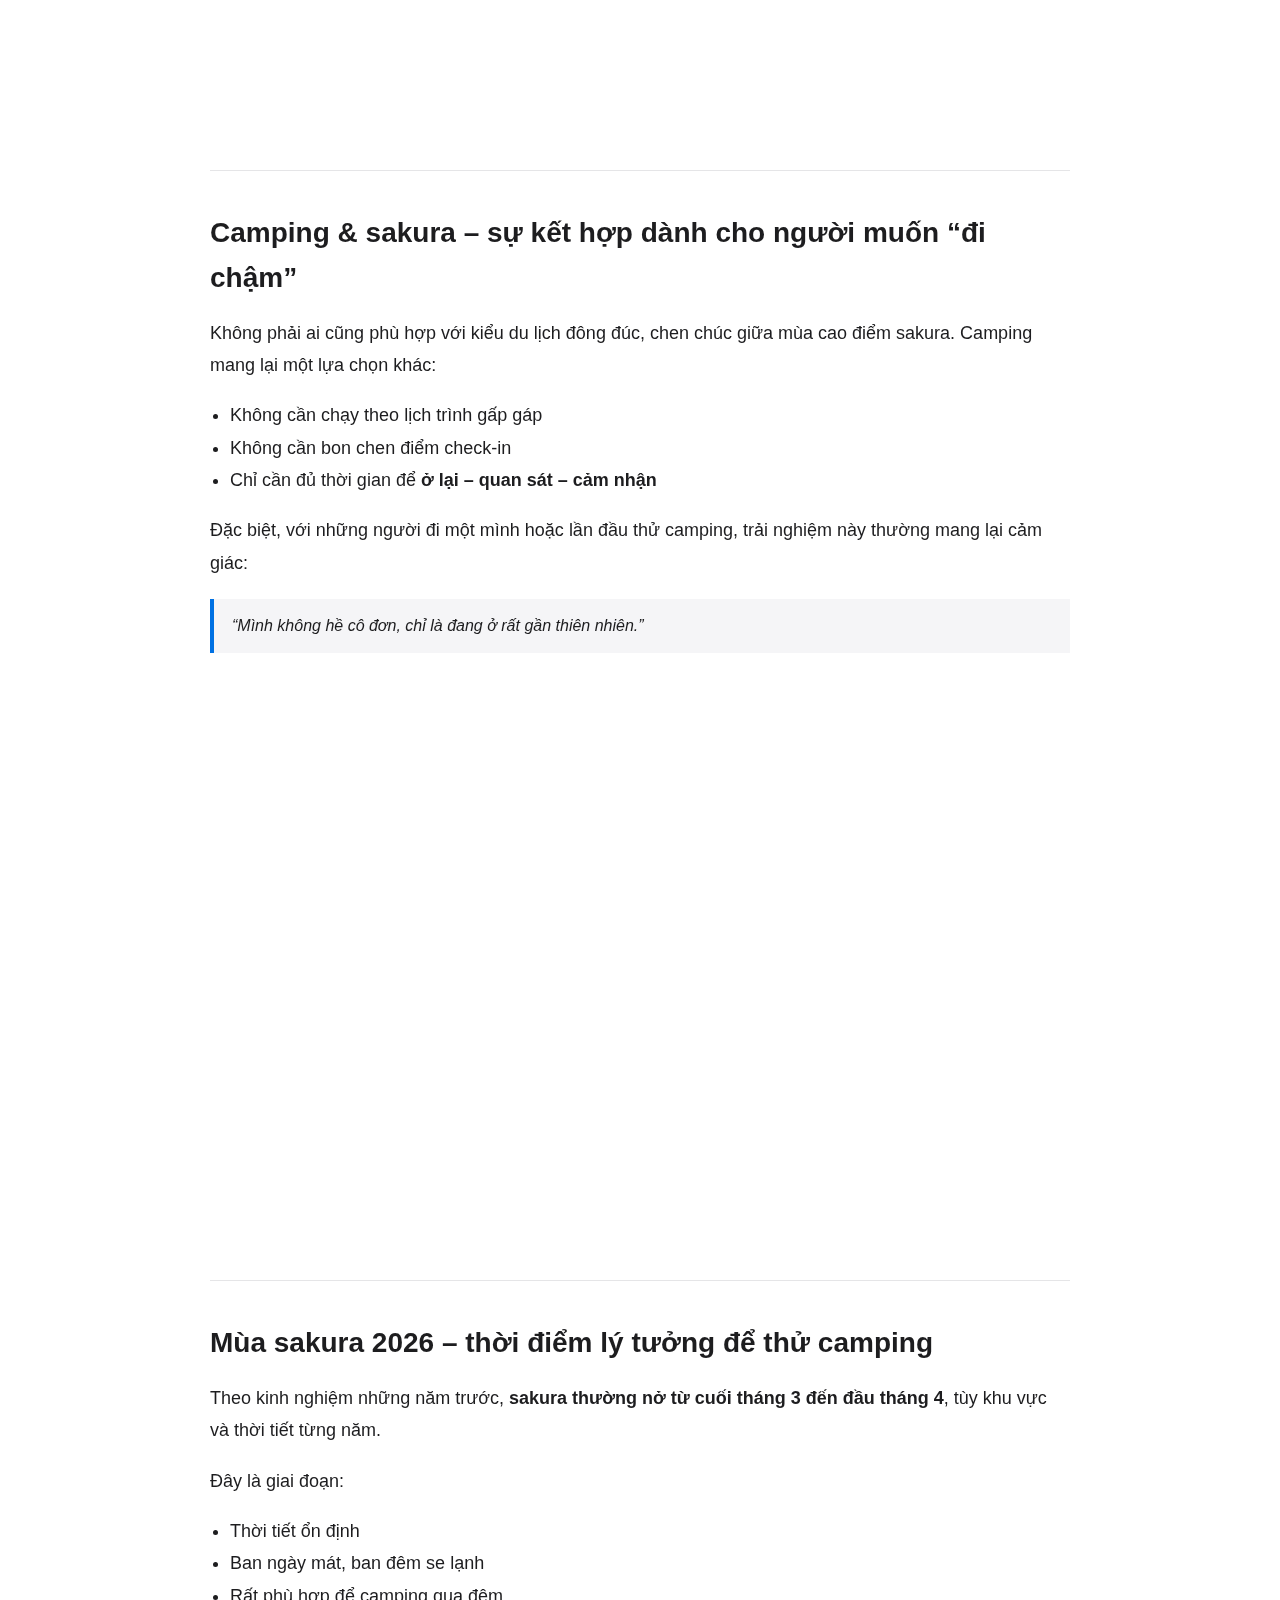
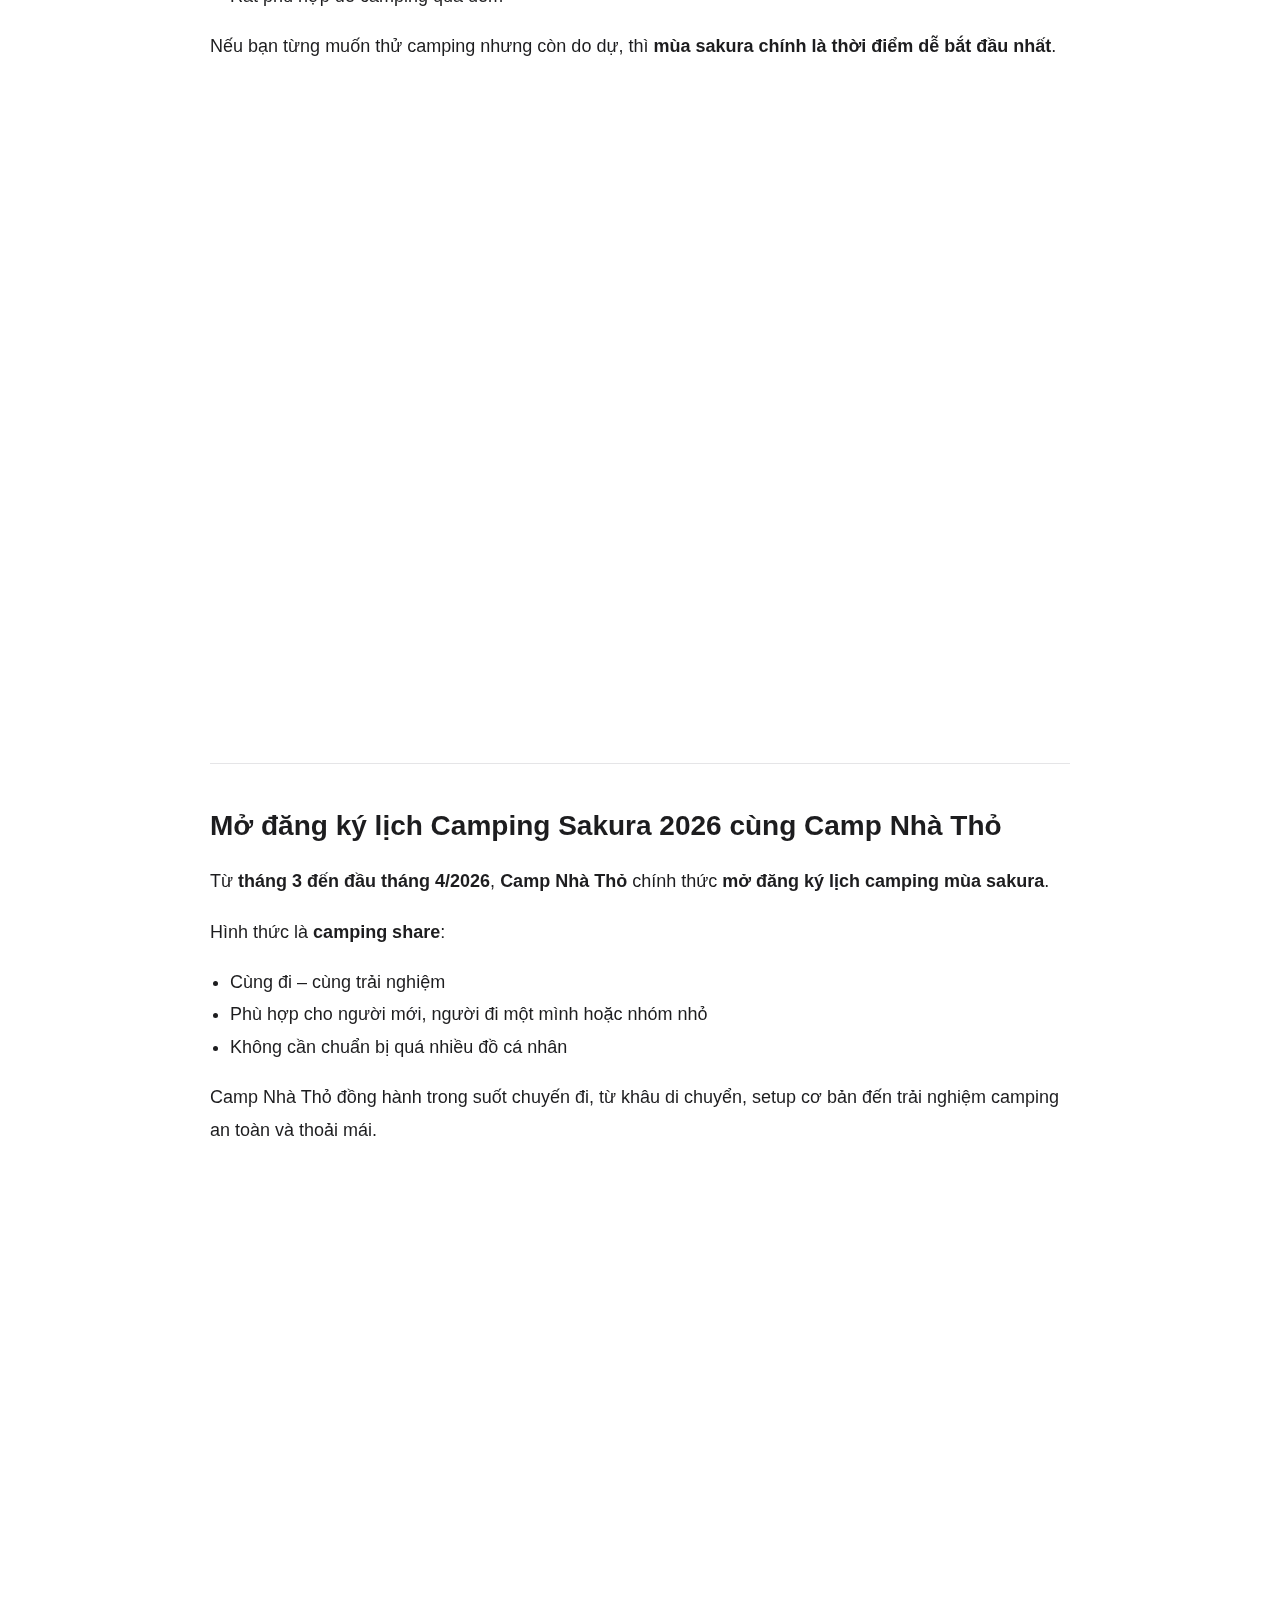
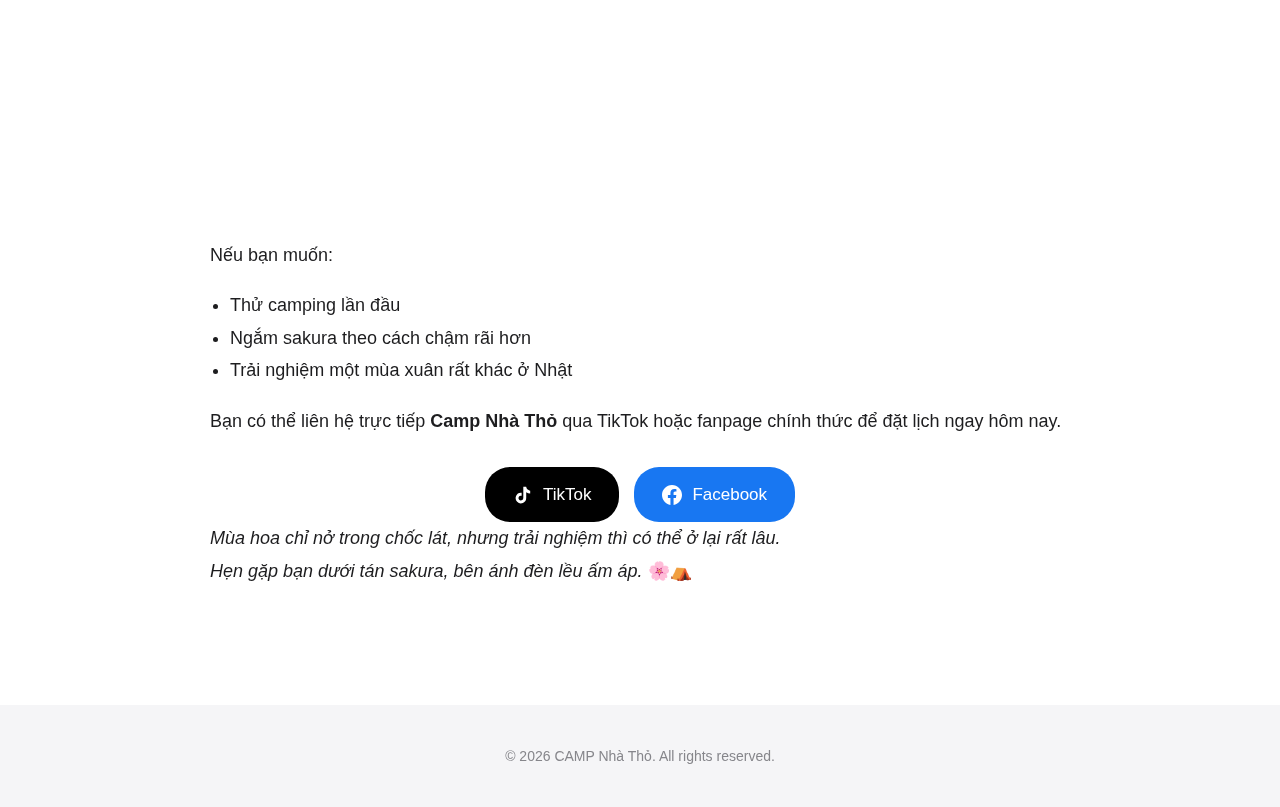
<file: blog/campingsakura2026/index.html>
<!DOCTYPE html>
<html lang="vi">
<head>
    <meta charset="UTF-8">
    <meta name="viewport" content="width=device-width, initial-scale=1.0">
    <title>Camping mùa Sakura ở Nhật – Khi hoa anh đào gặp những đêm lều yên tĩnh | CAMP Nhà Thỏ</title>
    <meta name="description" content="Camping mùa Sakura ở Nhật mang đến trải nghiệm chậm rãi, yên tĩnh và gần gũi thiên nhiên. Gợi ý thời điểm lý tưởng và mở đăng ký lịch camping Sakura 2026.">
    <meta name="robots" content="index, follow">
    <link rel="icon" href="data:image/svg+xml,%3Csvg xmlns='http://www.w3.org/2000/svg' viewBox='0 0 100 100'%3E%3Ctext y='0.9em' font-size='90'%3E%E2%9B%BA%EF%B8%8F%3C/text%3E%3C/svg%3E">
    <link rel="canonical" href="https://campnhatho.com/blog/campingsakura2026/">
    <link rel="stylesheet" type="text/css" href="../../homepage.css">

    <!-- Google tag (gtag.js) -->
    <script async src="https://www.googletagmanager.com/gtag/js?id=G-22W1X4CVZK"></script>
    <script>
      window.dataLayer = window.dataLayer || [];
      function gtag(){dataLayer.push(arguments);}
      gtag('js', new Date());
      gtag('config', 'G-22W1X4CVZK');
    </script>
    <style>
        .blog-hero {
            margin-top: 104px;
            padding: 60px 20px 40px;
            background: linear-gradient(180deg, #f5f5f7 0%, #ffffff 100%);
        }

        .blog-hero h1 {
            max-width: 900px;
            margin: 0 auto 20px;
            font-size: 48px;
            font-weight: 600;
            letter-spacing: -0.02em;
            color: #1d1d1f;
            text-align: center;
            line-height: 1.2;
        }

        .blog-content {
            max-width: 900px;
            margin: 0 auto;
            padding: 40px 20px 100px;
        }

        .blog-content h2 {
            font-size: 28px;
            font-weight: 600;
            margin: 40px 0 16px;
            color: #1d1d1f;
        }

        .blog-content p {
            font-size: 18px;
            line-height: 1.8;
            color: #1d1d1f;
            margin-bottom: 18px;
        }

        .blog-content ul {
            margin: 0 0 18px 20px;
            font-size: 18px;
            line-height: 1.8;
            color: #1d1d1f;
        }

        .blog-content hr {
            border: none;
            border-top: 1px solid #e5e5e7;
            margin: 32px 0;
        }

        .blog-content blockquote {
            margin: 20px 0;
            padding: 14px 18px;
            border-left: 4px solid #0071e3;
            background: #f5f5f7;
            color: #1d1d1f;
            font-style: italic;
        }


        @media (max-width: 768px) {
            .blog-hero h1 {
                font-size: 34px;
            }

            .blog-content p,
            .blog-content ul {
                font-size: 17px;
            }
        }
    </style>
</head>
<body>
    <div class="announcement-bar">
        <a href="../../pricing.html" class="announcement-secondary">Xem lịch trình gần nhất</a>
    </div>
    <!-- Navigation -->
    <nav class="navbar">
        <div class="nav-container">
            <a href="../../index.html" class="nav-logo" style="text-decoration: none; color: inherit;"><img src="../../images/LOGO.jpg" alt="Camp Nhà Thỏ" class="nav-logo-img">CAMP Nhà Thỏ</a>
            <div class="burger-menu" id="burgerMenu">
                <span></span>
                <span></span>
                <span></span>
            </div>
            <div class="nav-links" id="navLinks">
                <a href="../../index.html">Trang chủ</a>
                <a href="../../index.html#about">Giới thiệu</a>
                <a href="../../equipment.html">Dụng cụ</a>
                <a href="../../pricing.html">Chi phí</a>
                <a href="../../locations.html">Vị trí</a>
                <a href="../../faq.html">FAQ</a>
                <a href="../">Blog</a>
                <a href="../../contact.html" class="contact-link">Liên hệ</a>
            </div>
        </div>
    </nav>

    <main>
        <section class="blog-hero">
            <h1>Camping mùa Sakura ở Nhật – Khi hoa anh đào gặp những đêm lều yên tĩnh</h1>
        </section>

        <article class="blog-content">
            <p>Mỗi năm, khi mùa đông vừa khép lại, Nhật Bản bước vào một trong những khoảnh khắc đẹp nhất trong năm – <strong>mùa sakura</strong>. Hoa anh đào nở rộ khắp các công viên, ven hồ, dưới chân núi, mang theo cảm giác nhẹ nhàng, trong trẻo và rất “Nhật”.</p>
            <p>Nếu việc ngắm sakura trong thành phố đã quá quen thuộc, thì <strong>camping giữa mùa hoa anh đào</strong> lại là một trải nghiệm hoàn toàn khác – chậm hơn, yên tĩnh hơn và gần gũi với thiên nhiên hơn rất nhiều.</p>
            <img src="sakura-hero.jpg" alt="Camping mùa sakura ở Nhật" loading="lazy" decoding="async">

            <hr>

            <h2>Sakura – không chỉ để ngắm, mà để cảm nhận</h2>
            <p>Sakura ở Nhật không chỉ đẹp vì hình dáng hay màu sắc. Điều đặc biệt nằm ở <strong>thời gian tồn tại ngắn ngủi</strong> của hoa. Chỉ khoảng một đến hai tuần, những cánh hoa mỏng manh đã bắt đầu rơi, khép lại mùa xuân rất nhanh.</p>
            <p>Chính vì thế, người Nhật thường chọn cách <strong>dành thời gian trọn vẹn</strong> cho sakura:</p>
            <ul>
                <li>Đi dạo chậm dưới tán hoa</li>
                <li>Ngồi yên lặng bên hồ</li>
                <li>Hoặc đơn giản là nhìn hoa rơi trong gió</li>
            </ul>
            <p>Camping giữa mùa sakura giúp kéo dài khoảnh khắc ấy – không chỉ là vài giờ tham quan, mà là <strong>cả một ngày và một đêm sống cùng mùa hoa</strong>.</p>
            <img src="sakura-feel.jpg" alt="Cảm nhận sakura khi camping" loading="lazy" decoding="async">

            <hr>

            <h2>Vì sao camping mùa sakura lại đặc biệt?</h2>
            <p>Không giống camping mùa hè hay mùa thu, <strong>camping mùa sakura</strong> mang một cảm giác rất riêng:</p>
            <ul>
                <li><strong>Ban ngày:</strong> Hoa nở rực rỡ dưới nắng xuân dịu nhẹ, không khí mát mẻ, dễ chịu.</li>
                <li><strong>Buổi chiều:</strong> Ánh nắng nghiêng qua tán hoa, không gian trở nên rất “cinematic”.</li>
                <li><strong>Ban đêm:</strong> Trời se lạnh, lều sáng đèn, yên tĩnh tuyệt đối – một cảm giác rất khác với thành phố.</li>
            </ul>
            <p>Ngồi trước lều, nhâm nhi đồ uống ấm, nghe gió nhẹ và nhìn cánh hoa rơi – đó là khoảnh khắc mà nhiều người chỉ trải qua <strong>một lần là nhớ mãi</strong>.</p>
            <img src="sakura-night.jpg" alt="Đêm lều yên tĩnh mùa sakura" loading="lazy" decoding="async">

            <hr>

            <h2>Camping & sakura – sự kết hợp dành cho người muốn “đi chậm”</h2>
            <p>Không phải ai cũng phù hợp với kiểu du lịch đông đúc, chen chúc giữa mùa cao điểm sakura. Camping mang lại một lựa chọn khác:</p>
            <ul>
                <li>Không cần chạy theo lịch trình gấp gáp</li>
                <li>Không cần bon chen điểm check-in</li>
                <li>Chỉ cần đủ thời gian để <strong>ở lại – quan sát – cảm nhận</strong></li>
            </ul>
            <p>Đặc biệt, với những người đi một mình hoặc lần đầu thử camping, trải nghiệm này thường mang lại cảm giác:</p>
            <blockquote>“Mình không hề cô đơn, chỉ là đang ở rất gần thiên nhiên.”</blockquote>
            <img src="sakura-slow.jpg" alt="Camping chậm rãi giữa mùa hoa anh đào" loading="lazy" decoding="async">

            <hr>

            <h2>Mùa sakura 2026 – thời điểm lý tưởng để thử camping</h2>
            <p>Theo kinh nghiệm những năm trước, <strong>sakura thường nở từ cuối tháng 3 đến đầu tháng 4</strong>, tùy khu vực và thời tiết từng năm.</p>
            <p>Đây là giai đoạn:</p>
            <ul>
                <li>Thời tiết ổn định</li>
                <li>Ban ngày mát, ban đêm se lạnh</li>
                <li>Rất phù hợp để camping qua đêm</li>
            </ul>
            <p>Nếu bạn từng muốn thử camping nhưng còn do dự, thì <strong>mùa sakura chính là thời điểm dễ bắt đầu nhất</strong>.</p>
            <img src="sakura-season.jpg" alt="Thời điểm lý tưởng camping mùa sakura" loading="lazy" decoding="async">

            <hr>

            <h2>Mở đăng ký lịch Camping Sakura 2026 cùng Camp Nhà Thỏ</h2>
            <p>Từ <strong>tháng 3 đến đầu tháng 4/2026</strong>, <strong>Camp Nhà Thỏ</strong> chính thức <strong>mở đăng ký lịch camping mùa sakura</strong>.</p>
            <p>Hình thức là <strong>camping share</strong>:</p>
            <ul>
                <li>Cùng đi – cùng trải nghiệm</li>
                <li>Phù hợp cho người mới, người đi một mình hoặc nhóm nhỏ</li>
                <li>Không cần chuẩn bị quá nhiều đồ cá nhân</li>
            </ul>
            <p>Camp Nhà Thỏ đồng hành trong suốt chuyến đi, từ khâu di chuyển, setup cơ bản đến trải nghiệm camping an toàn và thoải mái.</p>
            <img src="sakura-join.jpg" alt="Đăng ký camping mùa sakura cùng Camp Nhà Thỏ" loading="lazy" decoding="async">
            <p>Nếu bạn muốn:</p>
            <ul>
                <li>Thử camping lần đầu</li>
                <li>Ngắm sakura theo cách chậm rãi hơn</li>
                <li>Trải nghiệm một mùa xuân rất khác ở Nhật</li>
            </ul>
            <p>Bạn có thể liên hệ trực tiếp <strong>Camp Nhà Thỏ</strong> qua TikTok hoặc fanpage chính thức để đặt lịch ngay hôm nay.</p>
            <div class="social-buttons">
                <a href="https://www.tiktok.com/@camp.nha.tho?_r=1&_t=ZS-930ogoGIv22" target="_blank" rel="noopener noreferrer" class="social-btn social-btn-tiktok">
                    <span class="social-btn-icon" aria-hidden="true">
                        <svg viewBox="0 0 24 24" role="img" focusable="false" aria-hidden="true">
                            <path d="M19.59 6.69a4.83 4.83 0 0 1-3.77-4.25V2h-3.45v13.67a2.89 2.89 0 0 1-5.2 1.74 2.89 2.89 0 0 1 2.31-4.64 2.93 2.93 0 0 1 .88.13V9.4a6.84 6.84 0 0 0-1-.05A6.33 6.33 0 0 0 5 20.1a6.34 6.34 0 0 0 10.86-4.43v-7a8.16 8.16 0 0 0 4.77 1.52v-3.4a4.85 4.85 0 0 1-1-.1z"/>
                        </svg>
                    </span>
                    <span>TikTok</span>
                </a>
                <a href="https://www.facebook.com/share/15VaMf4oUvn/?mibextid=wwXIfr" target="_blank" rel="noopener noreferrer" class="social-btn social-btn-facebook">
                    <span class="social-btn-icon" aria-hidden="true">
                        <svg viewBox="0 0 24 24" role="img" focusable="false" aria-hidden="true">
                            <path d="M24 12.073c0-6.627-5.373-12-12-12s-12 5.373-12 12c0 5.99 4.388 10.954 10.125 11.854v-8.385H7.078v-3.47h3.047V9.43c0-3.007 1.792-4.669 4.533-4.669 1.312 0 2.686.235 2.686.235v2.953H15.83c-1.491 0-1.956.925-1.956 1.874v2.25h3.328l-.532 3.47h-2.796v8.385C19.612 23.027 24 18.062 24 12.073z"/>
                        </svg>
                    </span>
                    <span>Facebook</span>
                </a>
            </div>

            <p><em>Mùa hoa chỉ nở trong chốc lát, nhưng trải nghiệm thì có thể ở lại rất lâu.</em><br>
            <em>Hẹn gặp bạn dưới tán sakura, bên ánh đèn lều ấm áp.</em> 🌸⛺</p>
        </article>
    </main>

    <footer class="footer">
        <div class="container">
            <p>&copy; 2026 CAMP Nhà Thỏ. All rights reserved.</p>
        </div>
    </footer>

    <script>
        // Burger menu toggle
        const burgerMenu = document.getElementById('burgerMenu');
        const navLinks = document.getElementById('navLinks');

        if (burgerMenu && navLinks) {
            burgerMenu.addEventListener('click', function() {
                burgerMenu.classList.toggle('active');
                navLinks.classList.toggle('active');
            });

            // Close menu when clicking on a link
            const links = navLinks.querySelectorAll('a');
            links.forEach(link => {
                link.addEventListener('click', function() {
                    burgerMenu.classList.remove('active');
                    navLinks.classList.remove('active');
                });
            });

            // Close menu when clicking outside
            document.addEventListener('click', function(event) {
                const isClickInsideNav = navLinks.contains(event.target);
                const isClickOnBurger = burgerMenu.contains(event.target);
                
                if (!isClickInsideNav && !isClickOnBurger && navLinks.classList.contains('active')) {
                    burgerMenu.classList.remove('active');
                    navLinks.classList.remove('active');
                }
            });
        }
    </script>
</body>
</html>
</file>
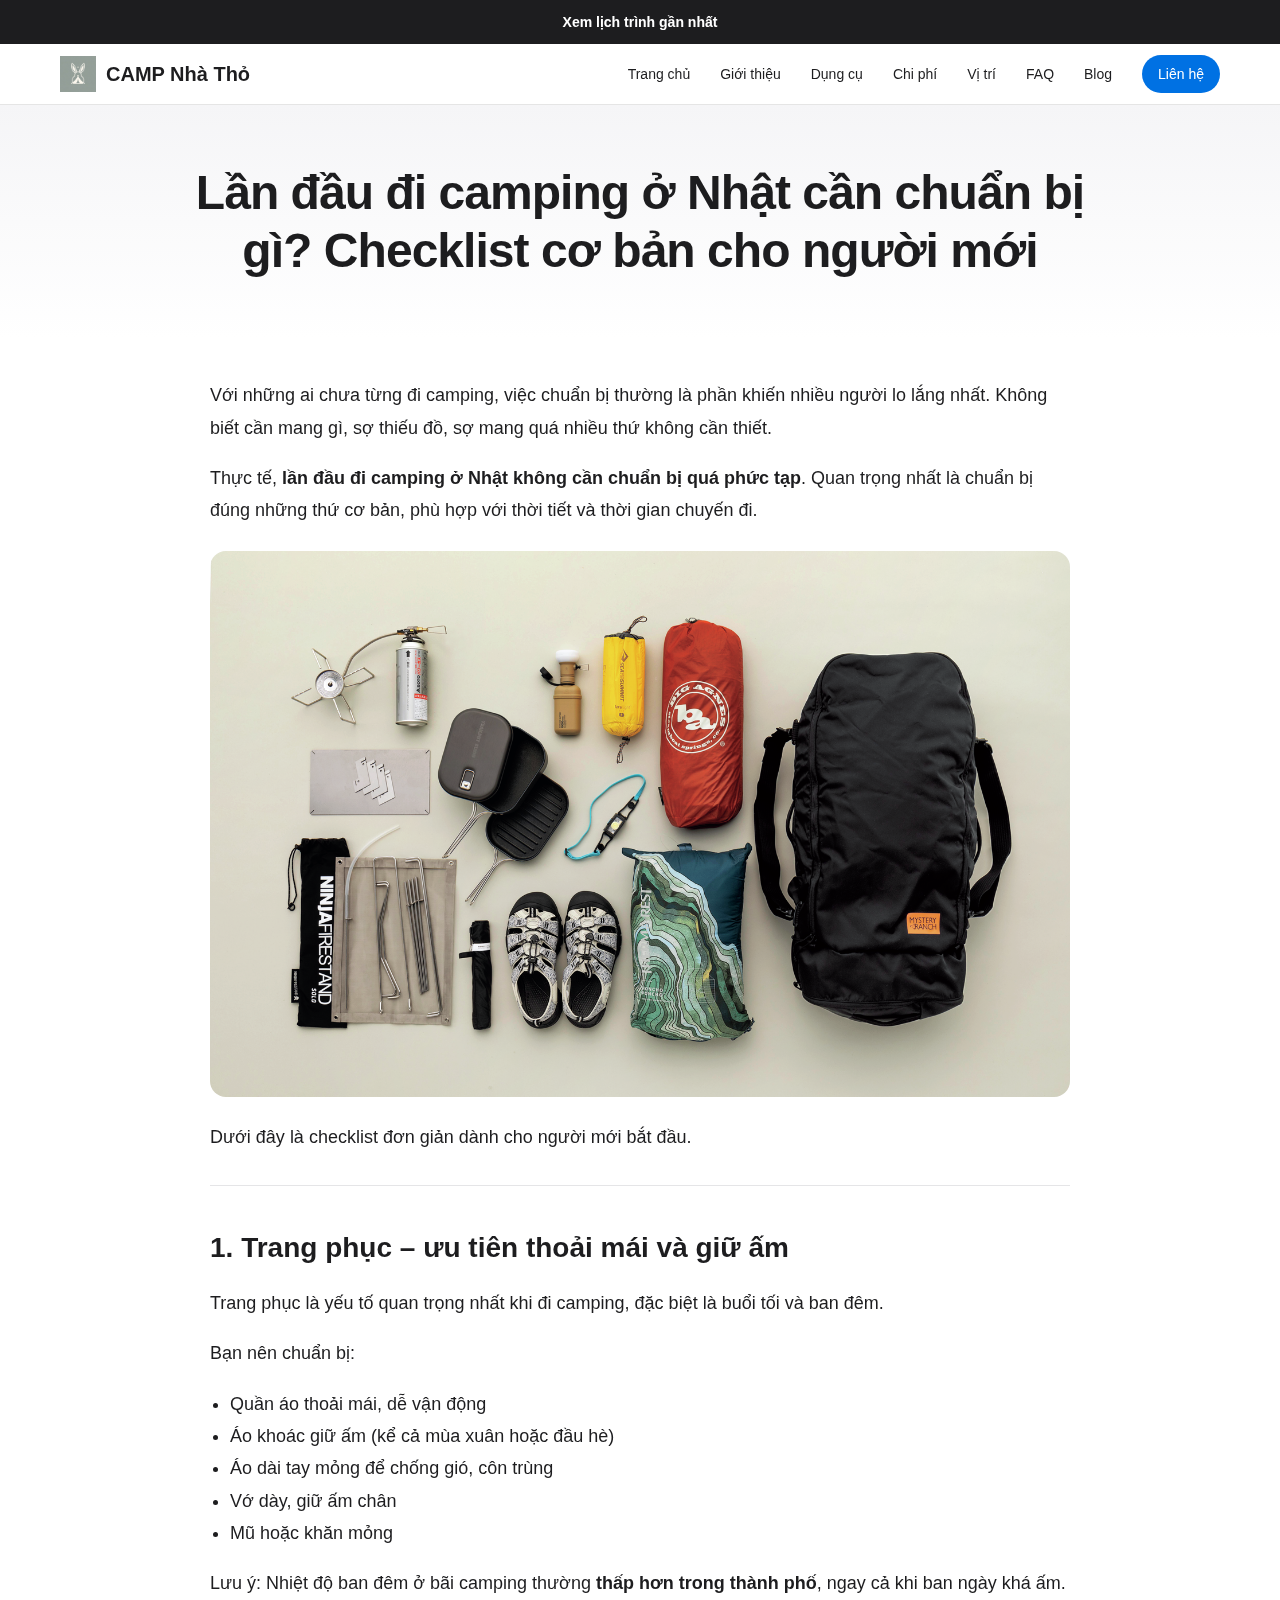
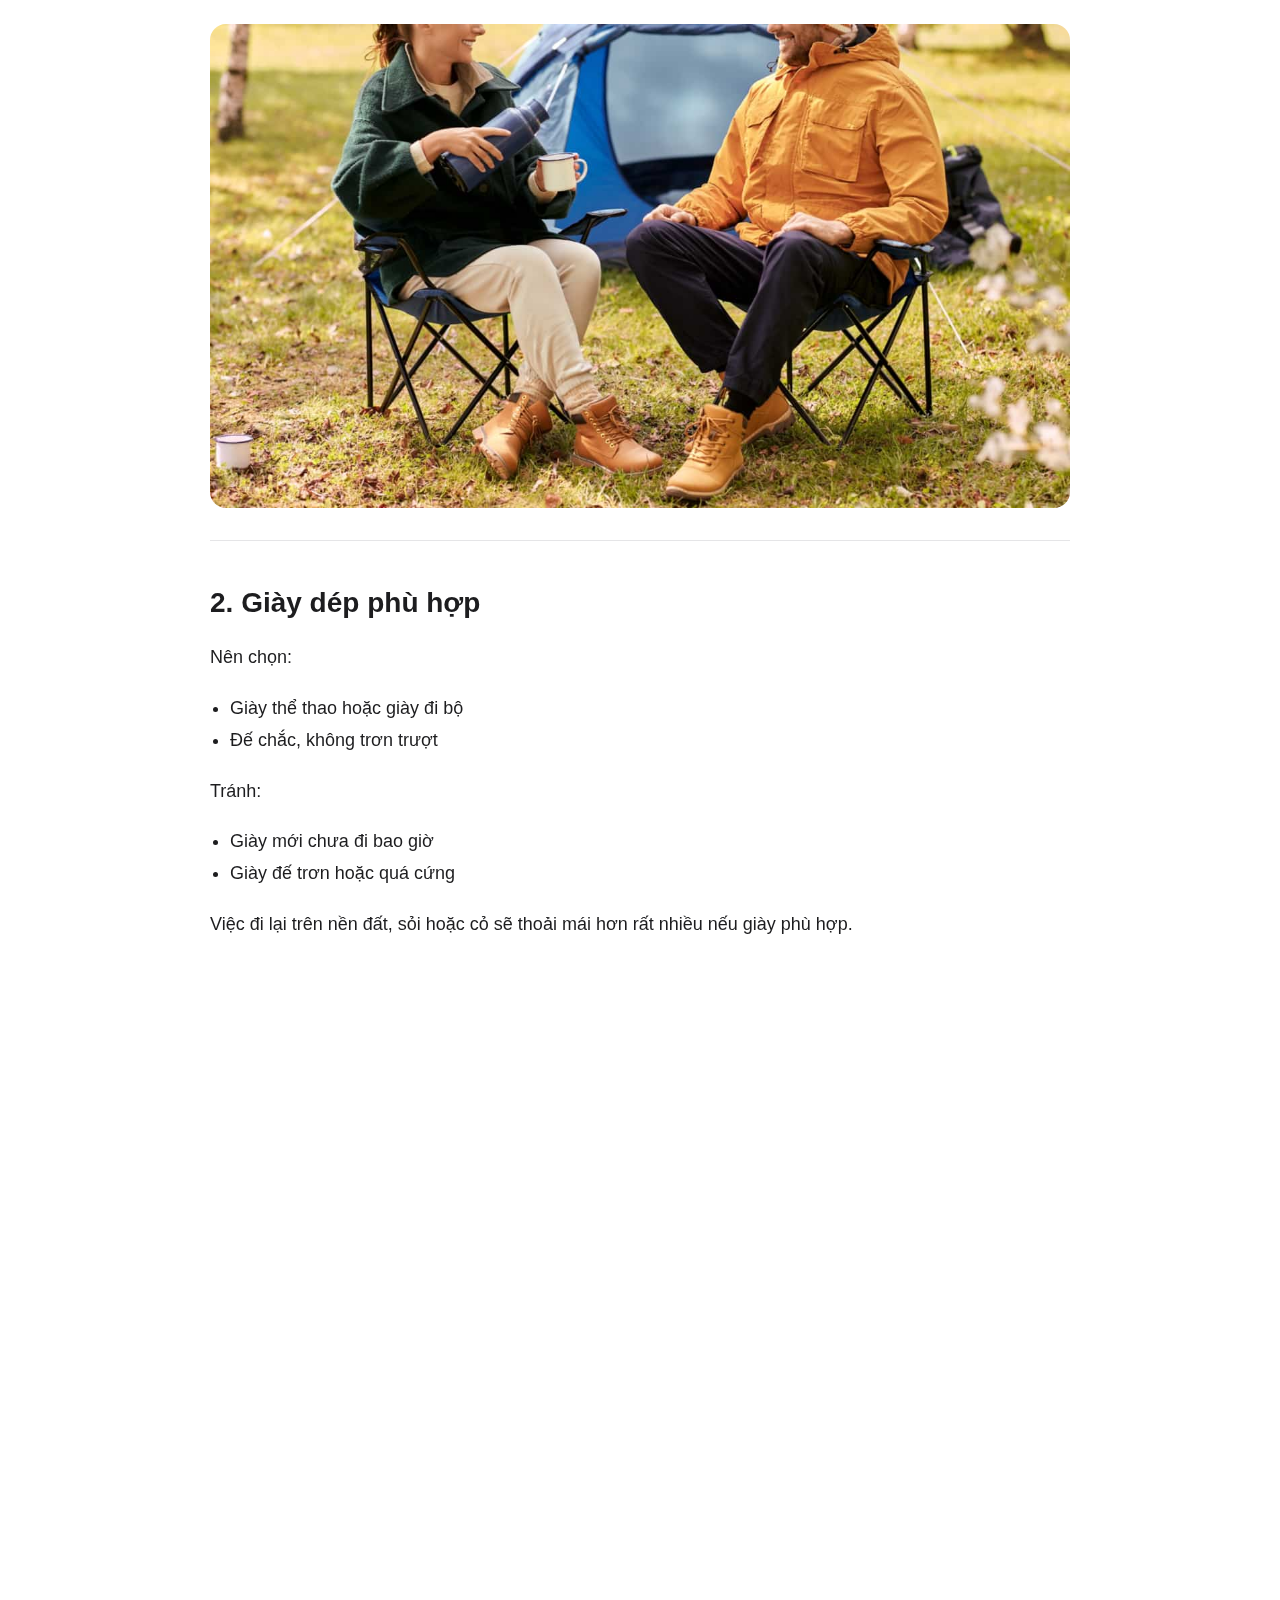
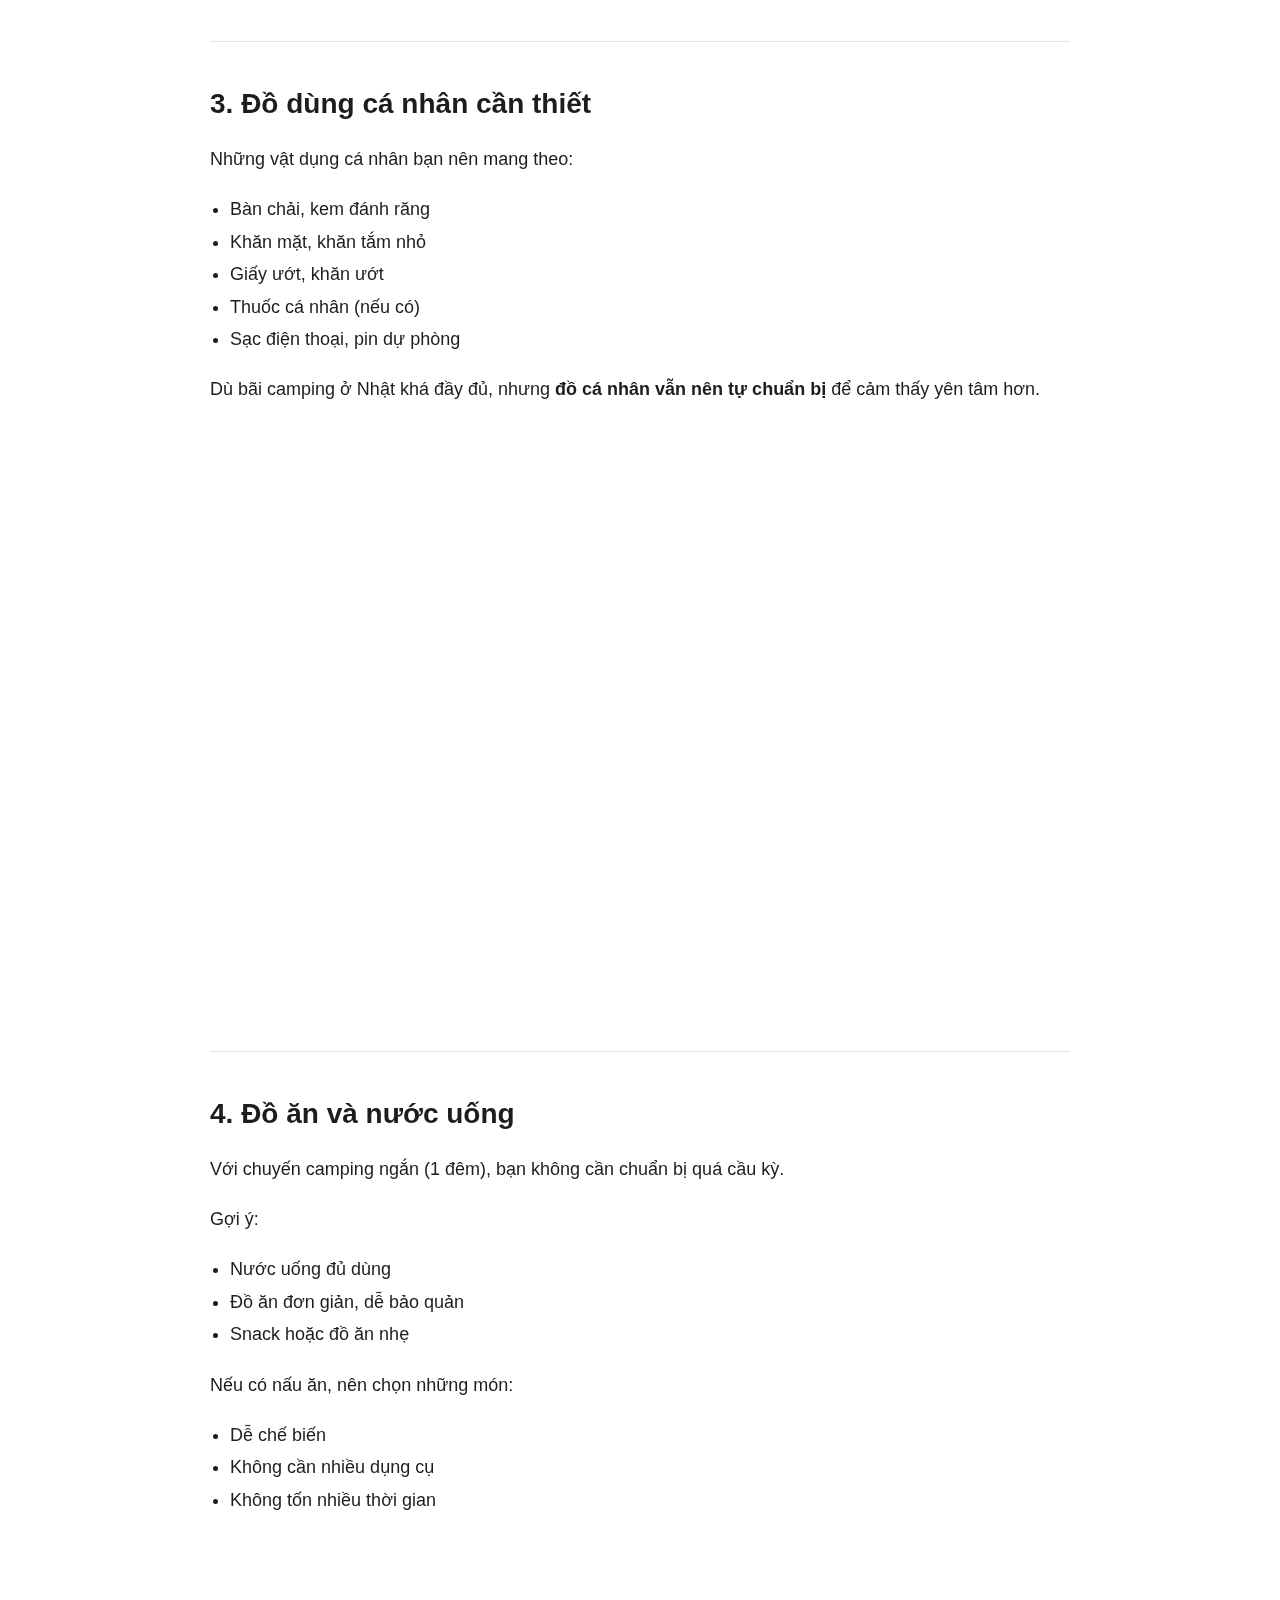
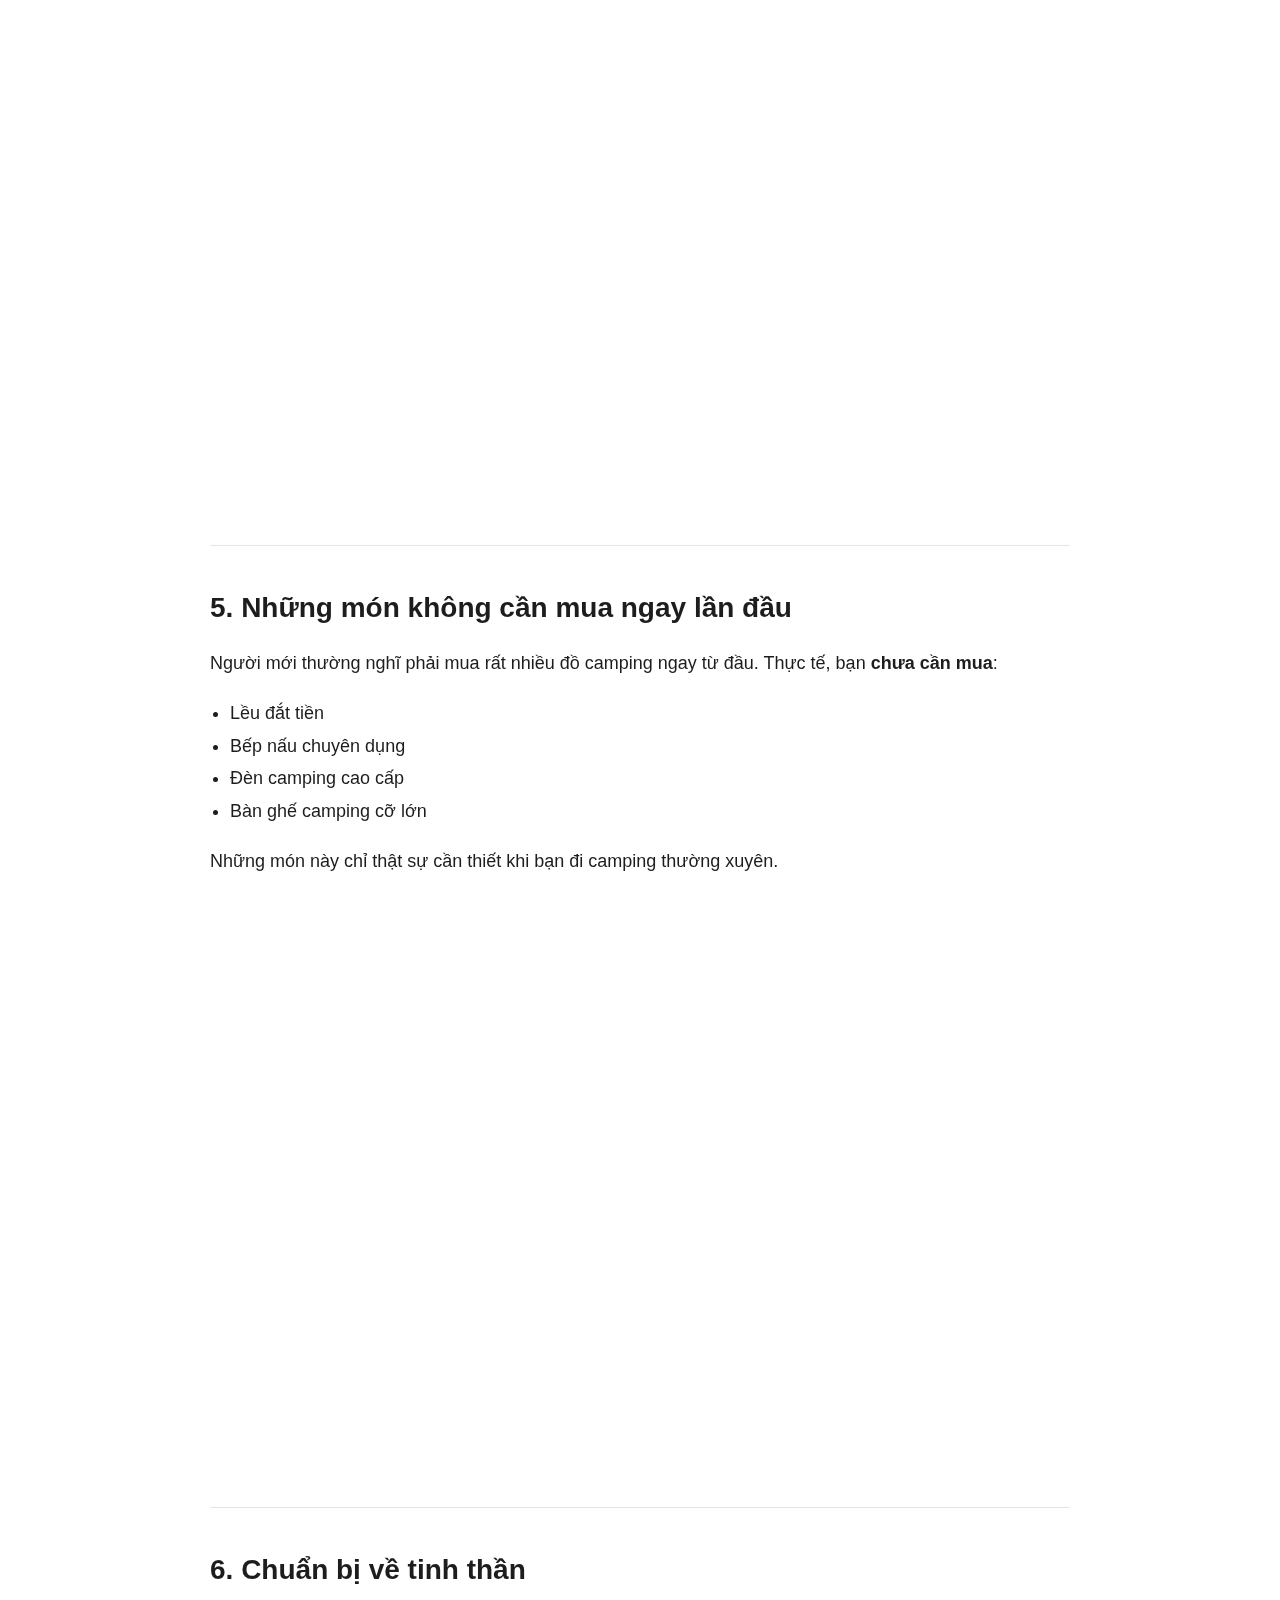
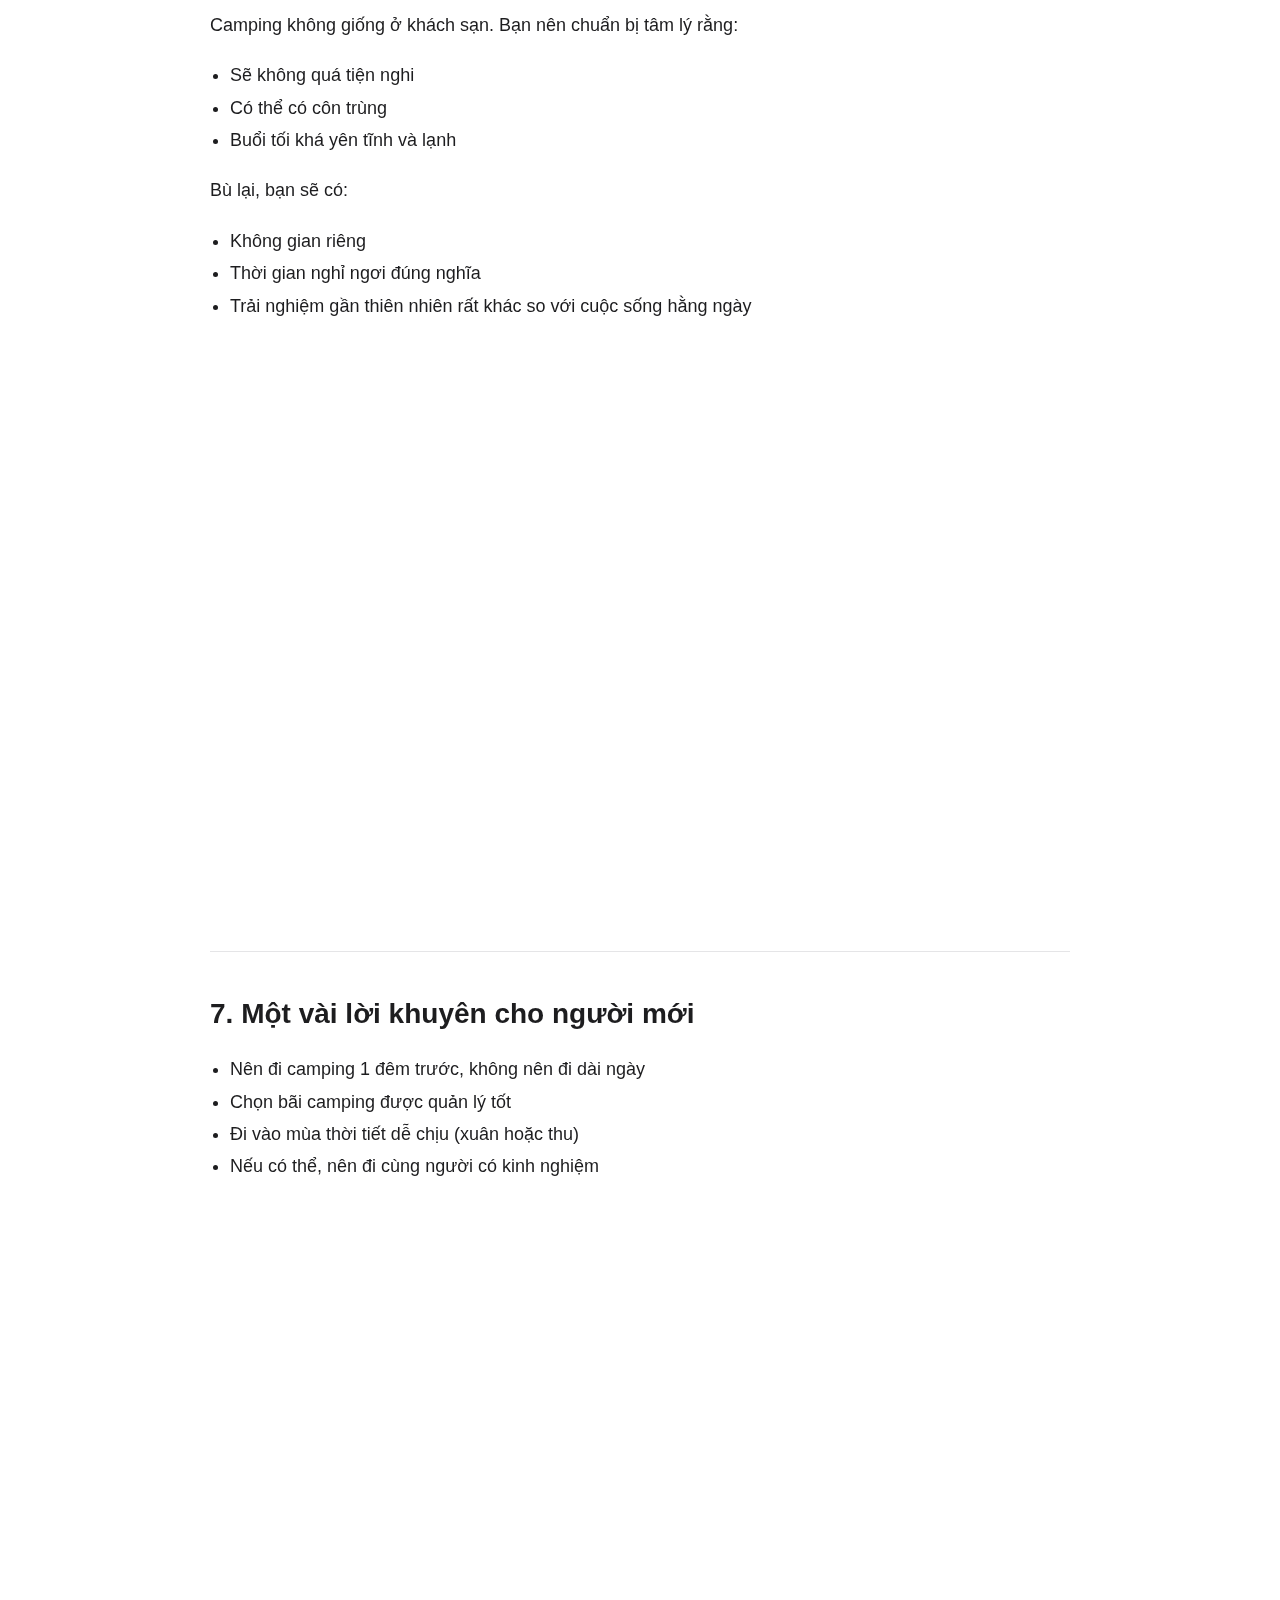
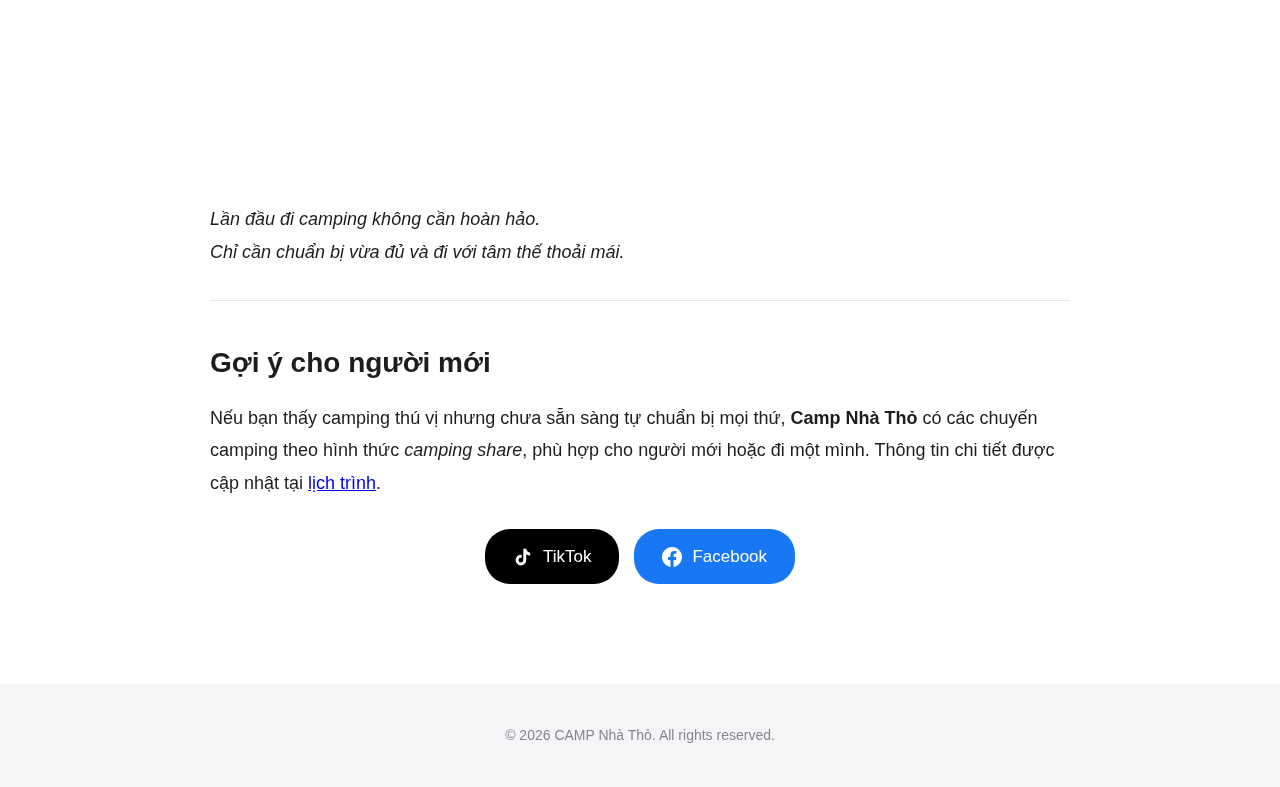
<file: blog/checklistcampingnhatban/index.html>
<!DOCTYPE html>
<html lang="vi">
<head>
    <meta charset="UTF-8">
    <meta name="viewport" content="width=device-width, initial-scale=1.0">
    <title>Lần đầu đi camping ở Nhật cần chuẩn bị gì? Checklist cơ bản cho người mới | CAMP Nhà Thỏ</title>
    <meta name="description" content="Checklist cơ bản cho người mới đi camping ở Nhật: trang phục, giày dép, đồ cá nhân, đồ ăn và lời khuyên thực tế để chuẩn bị nhẹ nhàng hơn.">
    <meta name="robots" content="index, follow">
    <link rel="icon" href="data:image/svg+xml,%3Csvg xmlns='http://www.w3.org/2000/svg' viewBox='0 0 100 100'%3E%3Ctext y='0.9em' font-size='90'%3E%E2%9B%BA%EF%B8%8F%3C/text%3E%3C/svg%3E">
    <link rel="canonical" href="https://campnhatho.com/blog/checklistcampingnhatban/">
    <link rel="stylesheet" type="text/css" href="../../homepage.css">

    <!-- Google tag (gtag.js) -->
    <script async src="https://www.googletagmanager.com/gtag/js?id=G-22W1X4CVZK"></script>
    <script>
      window.dataLayer = window.dataLayer || [];
      function gtag(){dataLayer.push(arguments);}
      gtag('js', new Date());
      gtag('config', 'G-22W1X4CVZK');
    </script>
    <style>
        .blog-hero {
            margin-top: 104px;
            padding: 60px 20px 40px;
            background: linear-gradient(180deg, #f5f5f7 0%, #ffffff 100%);
        }

        .blog-hero h1 {
            max-width: 900px;
            margin: 0 auto 20px;
            font-size: 48px;
            font-weight: 600;
            letter-spacing: -0.02em;
            color: #1d1d1f;
            text-align: center;
            line-height: 1.2;
        }

        .blog-content {
            max-width: 900px;
            margin: 0 auto;
            padding: 40px 20px 100px;
        }

        .blog-content h2 {
            font-size: 28px;
            font-weight: 600;
            margin: 40px 0 16px;
            color: #1d1d1f;
        }

        .blog-content p {
            font-size: 18px;
            line-height: 1.8;
            color: #1d1d1f;
            margin-bottom: 18px;
        }

        .blog-content ul {
            margin: 0 0 18px 20px;
            font-size: 18px;
            line-height: 1.8;
            color: #1d1d1f;
        }

        .blog-content hr {
            border: none;
            border-top: 1px solid #e5e5e7;
            margin: 32px 0;
        }

        @media (max-width: 768px) {
            .blog-hero h1 {
                font-size: 34px;
            }

            .blog-content p,
            .blog-content ul {
                font-size: 17px;
            }
        }
    </style>
</head>
<body>
    <div class="announcement-bar">
        <a href="../../pricing.html" class="announcement-secondary">Xem lịch trình gần nhất</a>
    </div>
    <!-- Navigation -->
    <nav class="navbar">
        <div class="nav-container">
            <a href="../../index.html" class="nav-logo" style="text-decoration: none; color: inherit;"><img src="../../images/LOGO.jpg" alt="Camp Nhà Thỏ" class="nav-logo-img">CAMP Nhà Thỏ</a>
            <div class="burger-menu" id="burgerMenu">
                <span></span>
                <span></span>
                <span></span>
            </div>
            <div class="nav-links" id="navLinks">
                <a href="../../index.html">Trang chủ</a>
                <a href="../../index.html#about">Giới thiệu</a>
                <a href="../../equipment.html">Dụng cụ</a>
                <a href="../../pricing.html">Chi phí</a>
                <a href="../../locations.html">Vị trí</a>
                <a href="../../faq.html">FAQ</a>
                <a href="../">Blog</a>
                <a href="../../contact.html" class="contact-link">Liên hệ</a>
            </div>
        </div>
    </nav>

    <main>
        <section class="blog-hero">
            <h1>Lần đầu đi camping ở Nhật cần chuẩn bị gì? Checklist cơ bản cho người mới</h1>
        </section>

        <article class="blog-content">
            <p>Với những ai chưa từng đi camping, việc chuẩn bị thường là phần khiến nhiều người lo lắng nhất. Không biết cần mang gì, sợ thiếu đồ, sợ mang quá nhiều thứ không cần thiết.</p>
            <p>Thực tế, <strong>lần đầu đi camping ở Nhật không cần chuẩn bị quá phức tạp</strong>. Quan trọng nhất là chuẩn bị đúng những thứ cơ bản, phù hợp với thời tiết và thời gian chuyến đi.</p>
            <img src="checklist-camping-hero.jpg" alt="Checklist cơ bản cho người mới đi camping ở Nhật" loading="lazy" decoding="async">

            <p>Dưới đây là checklist đơn giản dành cho người mới bắt đầu.</p>

            <hr>

            <h2>1. Trang phục – ưu tiên thoải mái và giữ ấm</h2>
            <p>Trang phục là yếu tố quan trọng nhất khi đi camping, đặc biệt là buổi tối và ban đêm.</p>
            <p>Bạn nên chuẩn bị:</p>
            <ul>
                <li>Quần áo thoải mái, dễ vận động</li>
                <li>Áo khoác giữ ấm (kể cả mùa xuân hoặc đầu hè)</li>
                <li>Áo dài tay mỏng để chống gió, côn trùng</li>
                <li>Vớ dày, giữ ấm chân</li>
                <li>Mũ hoặc khăn mỏng</li>
            </ul>
            <p>Lưu ý: Nhiệt độ ban đêm ở bãi camping thường <strong>thấp hơn trong thành phố</strong>, ngay cả khi ban ngày khá ấm.</p>
            <img src="checklist-trangphuc.jpg" alt="Trang phục camping ưu tiên giữ ấm" loading="lazy" decoding="async">

            <hr>

            <h2>2. Giày dép phù hợp</h2>
            <p>Nên chọn:</p>
            <ul>
                <li>Giày thể thao hoặc giày đi bộ</li>
                <li>Đế chắc, không trơn trượt</li>
            </ul>
            <p>Tránh:</p>
            <ul>
                <li>Giày mới chưa đi bao giờ</li>
                <li>Giày đế trơn hoặc quá cứng</li>
            </ul>
            <p>Việc đi lại trên nền đất, sỏi hoặc cỏ sẽ thoải mái hơn rất nhiều nếu giày phù hợp.</p>
            <img src="checklist-giaydep.jpg" alt="Giày dép phù hợp khi đi camping" loading="lazy" decoding="async">

            <hr>

            <h2>3. Đồ dùng cá nhân cần thiết</h2>
            <p>Những vật dụng cá nhân bạn nên mang theo:</p>
            <ul>
                <li>Bàn chải, kem đánh răng</li>
                <li>Khăn mặt, khăn tắm nhỏ</li>
                <li>Giấy ướt, khăn ướt</li>
                <li>Thuốc cá nhân (nếu có)</li>
                <li>Sạc điện thoại, pin dự phòng</li>
            </ul>
            <p>Dù bãi camping ở Nhật khá đầy đủ, nhưng <strong>đồ cá nhân vẫn nên tự chuẩn bị</strong> để cảm thấy yên tâm hơn.</p>
            <img src="checklist-dodungcanhan.jpg" alt="Đồ dùng cá nhân cần thiết khi đi camping" loading="lazy" decoding="async">

            <hr>

            <h2>4. Đồ ăn và nước uống</h2>
            <p>Với chuyến camping ngắn (1 đêm), bạn không cần chuẩn bị quá cầu kỳ.</p>
            <p>Gợi ý:</p>
            <ul>
                <li>Nước uống đủ dùng</li>
                <li>Đồ ăn đơn giản, dễ bảo quản</li>
                <li>Snack hoặc đồ ăn nhẹ</li>
            </ul>
            <p>Nếu có nấu ăn, nên chọn những món:</p>
            <ul>
                <li>Dễ chế biến</li>
                <li>Không cần nhiều dụng cụ</li>
                <li>Không tốn nhiều thời gian</li>
            </ul>
            <img src="checklist-doan.jpg" alt="Chuẩn bị đồ ăn đơn giản khi đi camping" loading="lazy" decoding="async">

            <hr>

            <h2>5. Những món không cần mua ngay lần đầu</h2>
            <p>Người mới thường nghĩ phải mua rất nhiều đồ camping ngay từ đầu. Thực tế, bạn <strong>chưa cần mua</strong>:</p>
            <ul>
                <li>Lều đắt tiền</li>
                <li>Bếp nấu chuyên dụng</li>
                <li>Đèn camping cao cấp</li>
                <li>Bàn ghế camping cỡ lớn</li>
            </ul>
            <p>Những món này chỉ thật sự cần thiết khi bạn đi camping thường xuyên.</p>
            <img src="checklist-khongcan.jpg" alt="Những món chưa cần mua khi mới đi camping" loading="lazy" decoding="async">

            <hr>

            <h2>6. Chuẩn bị về tinh thần</h2>
            <p>Camping không giống ở khách sạn. Bạn nên chuẩn bị tâm lý rằng:</p>
            <ul>
                <li>Sẽ không quá tiện nghi</li>
                <li>Có thể có côn trùng</li>
                <li>Buổi tối khá yên tĩnh và lạnh</li>
            </ul>
            <p>Bù lại, bạn sẽ có:</p>
            <ul>
                <li>Không gian riêng</li>
                <li>Thời gian nghỉ ngơi đúng nghĩa</li>
                <li>Trải nghiệm gần thiên nhiên rất khác so với cuộc sống hằng ngày</li>
            </ul>
            <img src="checklist-tinhthan.jpg" alt="Trải nghiệm yên tĩnh khi đi camping" loading="lazy" decoding="async">

            <hr>

            <h2>7. Một vài lời khuyên cho người mới</h2>
            <ul>
                <li>Nên đi camping 1 đêm trước, không nên đi dài ngày</li>
                <li>Chọn bãi camping được quản lý tốt</li>
                <li>Đi vào mùa thời tiết dễ chịu (xuân hoặc thu)</li>
                <li>Nếu có thể, nên đi cùng người có kinh nghiệm</li>
            </ul>
            <img src="checklist-loikhuyen.jpg" alt="Lời khuyên cho người mới đi camping" loading="lazy" decoding="async">

            <p><em>Lần đầu đi camping không cần hoàn hảo.</em><br>
            <em>Chỉ cần chuẩn bị vừa đủ và đi với tâm thế thoải mái.</em></p>

            <hr>

            <h2>Gợi ý cho người mới</h2>
            <p>Nếu bạn thấy camping thú vị nhưng chưa sẵn sàng tự chuẩn bị mọi thứ, <strong>Camp Nhà Thỏ</strong> có các chuyến camping theo hình thức <em>camping share</em>, phù hợp cho người mới hoặc đi một mình. Thông tin chi tiết được cập nhật tại <a href="../../pricing.html#schedule">lịch trình</a>.</p>
            <div class="social-buttons">
                <a href="https://www.tiktok.com/@camp.nha.tho?_r=1&_t=ZS-930ogoGIv22" target="_blank" rel="noopener noreferrer" class="social-btn social-btn-tiktok">
                    <span class="social-btn-icon" aria-hidden="true">
                        <svg viewBox="0 0 24 24" role="img" focusable="false" aria-hidden="true">
                            <path d="M19.59 6.69a4.83 4.83 0 0 1-3.77-4.25V2h-3.45v13.67a2.89 2.89 0 0 1-5.2 1.74 2.89 2.89 0 0 1 2.31-4.64 2.93 2.93 0 0 1 .88.13V9.4a6.84 6.84 0 0 0-1-.05A6.33 6.33 0 0 0 5 20.1a6.34 6.34 0 0 0 10.86-4.43v-7a8.16 8.16 0 0 0 4.77 1.52v-3.4a4.85 4.85 0 0 1-1-.1z"/>
                        </svg>
                    </span>
                    <span>TikTok</span>
                </a>
                <a href="https://www.facebook.com/share/15VaMf4oUvn/?mibextid=wwXIfr" target="_blank" rel="noopener noreferrer" class="social-btn social-btn-facebook">
                    <span class="social-btn-icon" aria-hidden="true">
                        <svg viewBox="0 0 24 24" role="img" focusable="false" aria-hidden="true">
                            <path d="M24 12.073c0-6.627-5.373-12-12-12s-12 5.373-12 12c0 5.99 4.388 10.954 10.125 11.854v-8.385H7.078v-3.47h3.047V9.43c0-3.007 1.792-4.669 4.533-4.669 1.312 0 2.686.235 2.686.235v2.953H15.83c-1.491 0-1.956.925-1.956 1.874v2.25h3.328l-.532 3.47h-2.796v8.385C19.612 23.027 24 18.062 24 12.073z"/>
                        </svg>
                    </span>
                    <span>Facebook</span>
                </a>
            </div>
        </article>
    </main>

    <footer class="footer">
        <div class="container">
            <p>&copy; 2026 CAMP Nhà Thỏ. All rights reserved.</p>
        </div>
    </footer>

    <script>
        // Burger menu toggle
        const burgerMenu = document.getElementById('burgerMenu');
        const navLinks = document.getElementById('navLinks');

        if (burgerMenu && navLinks) {
            burgerMenu.addEventListener('click', function() {
                burgerMenu.classList.toggle('active');
                navLinks.classList.toggle('active');
            });

            // Close menu when clicking on a link
            const links = navLinks.querySelectorAll('a');
            links.forEach(link => {
                link.addEventListener('click', function() {
                    burgerMenu.classList.remove('active');
                    navLinks.classList.remove('active');
                });
            });

            // Close menu when clicking outside
            document.addEventListener('click', function(event) {
                const isClickInsideNav = navLinks.contains(event.target);
                const isClickOnBurger = burgerMenu.contains(event.target);
                
                if (!isClickInsideNav && !isClickOnBurger && navLinks.classList.contains('active')) {
                    burgerMenu.classList.remove('active');
                    navLinks.classList.remove('active');
                }
            });
        }
    </script>
</body>
</html>
</file>
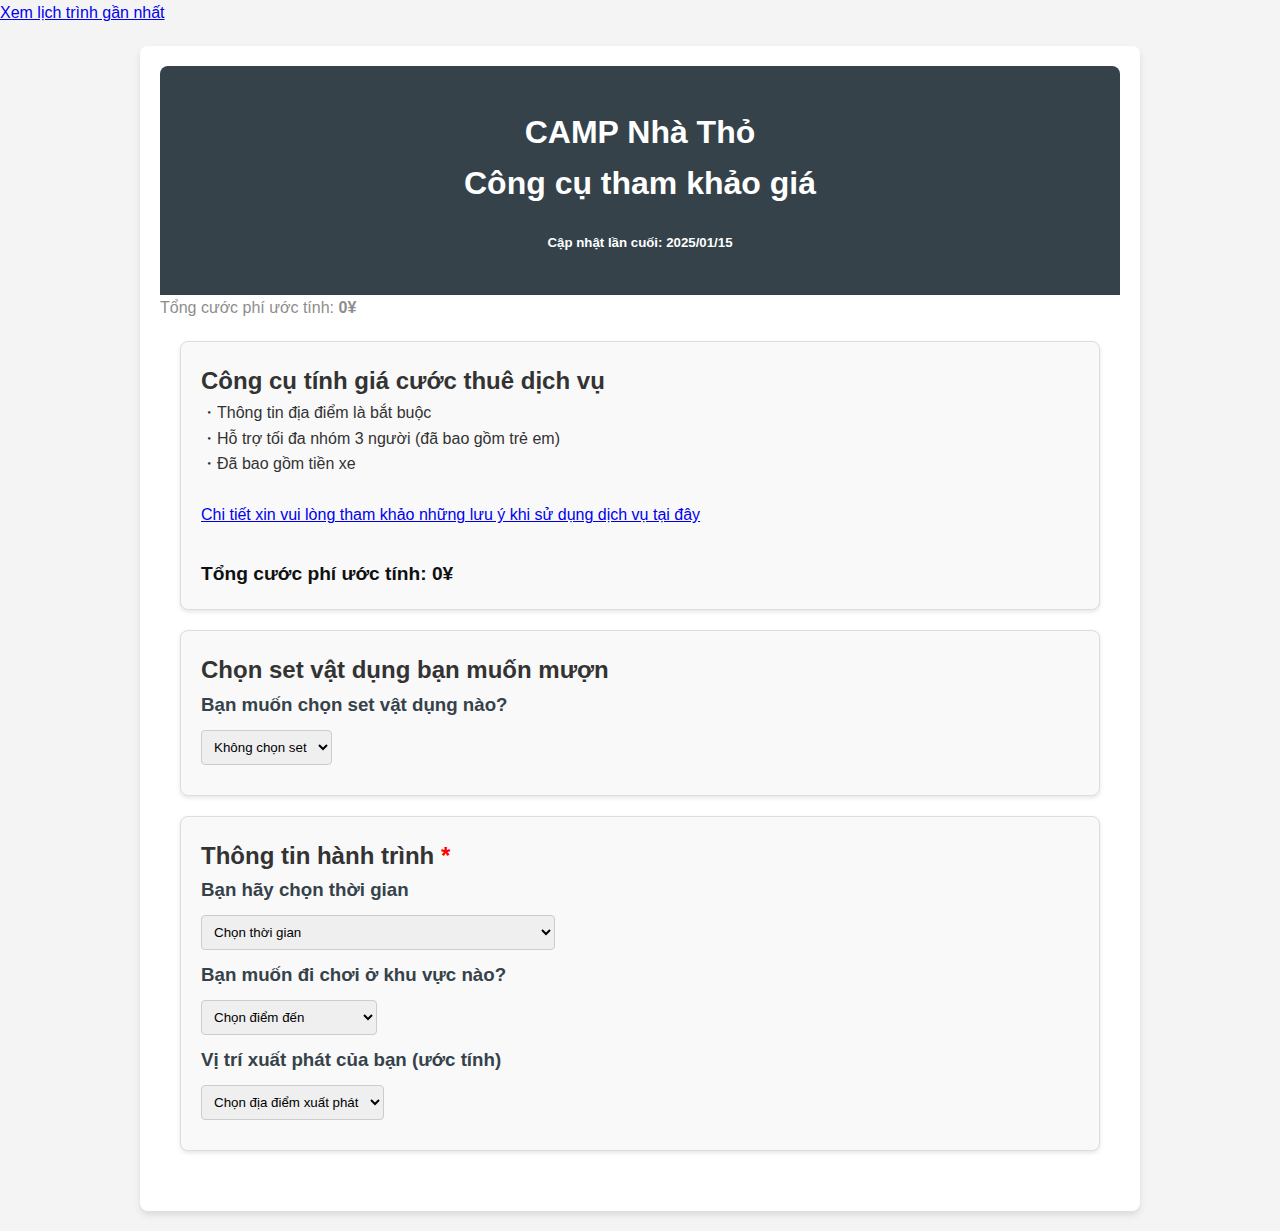
<file: calculator.html>
<!DOCTYPE html>
<html lang="vi">
<head>
    <meta charset="UTF-8">
    <meta name="viewport" content="width=device-width, initial-scale=1.0">
    <title>Công cụ tính giá - CAMP Nhà Thỏ</title>
    <!-- Google tag (gtag.js) -->
    <script async src="https://www.googletagmanager.com/gtag/js?id=G-22W1X4CVZK"></script>
    <script>
      window.dataLayer = window.dataLayer || [];
      function gtag(){dataLayer.push(arguments);}
      gtag('js', new Date());
      gtag('config', 'G-22W1X4CVZK');
    </script>
    <link rel="stylesheet" type="text/css" href="style.css">
</head>
<body>
    <div class="announcement-bar">
        <a href="pricing.html" class="announcement-secondary">Xem lịch trình gần nhất</a>
    </div>
    <div class="container">
        <!-- Header -->
        <header class="header">
            <h1>CAMP Nhà Thỏ<br>Công cụ tham khảo giá</h1>
            <h5 id="lastUpdatedDate"></h5>
        </header>
        
        <!-- Sticky Total Cost Bar -->
        <div class="sticky-total-cost" id="stickyTotalCost">
            <span>Tổng cước phí ước tính: <strong>0¥</strong></span>
        </div>
        
        <!-- Main Content -->
        <main class="content">
            <!-- Công cụ tính giá cước -->
            <section class="block">
                <h2>Công cụ tính giá cước thuê dịch vụ</h2>
                <p>・Thông tin địa điểm là bắt buộc</p>
                <p>・Hỗ trợ tối đa nhóm 3 người (đã bao gồm trẻ em)</p>
                <p>・Đã bao gồm tiền xe</p>
                <br>
                <a href="Notes.html"> Chi tiết xin vui lòng tham khảo những lưu ý khi sử dụng dịch vụ tại đây</a>
                <div class="result">
                    <span id="totalCost"><br>Tổng cước phí ước tính: <strong>0¥</strong></span>
                </div>
            </section>

            <!-- Vật dụng -->
            <section class="block">
                <h2>Chọn set vật dụng bạn muốn mượn</h2>
                <div class="form-group">
                    <label for="equipmentSet"><h3>Bạn muốn chọn set vật dụng nào?</h3></label>
                    <select id="equipmentSet">
                        <option value="" selected>Không chọn set</option>
                    </select>
                    <div id="equipmentSetChoice"></div>
                    <div id="equipmentSetCostSTR"></div>
                </div>
            </section>

            <!-- Thông tin hành trình -->
            <section class="block">
                <h2>Thông tin hành trình <span class="required">*</span></h2>
                <div class="form-group">
                    <label for="rentalTime"><h3>Bạn hãy chọn thời gian</h3></label>
                    <select id="rentalTime">
                        <option value="" selected disabled>Chọn thời gian</option>
                        <option value="overnight">Xuất phát thứ 7 (qua đêm)</option>
                        <option value="day7" disabled>Trong ngày (xuất phát thứ 7) &lt;Tạm dừng dịch vụ&gt;</option>
                        <option value="day8" disabled>Trong ngày (xuất phát chủ nhật) &lt;Tạm dừng dịch vụ&gt;</option>
                    </select>
                    <div id="rentalTimeChoice"></div>
                    <div id="rentalTimeChoiceCostSTR"></div>
                </div>
                
                <div class="form-group">
                    <label for="camping"><h3>Bạn muốn đi chơi ở khu vực nào?</h3></label>
                    <select id="camping">
                        <option value="" selected disabled>Chọn điểm đến</option>
                        <option value="fuji">Quanh chân núi Phú Sĩ</option>
                        <option value="saitama" disabled>Saitama</option>
                    </select>
                    <div id="campingChoice"></div>
                    <div id="campingChoiceCostSTR"></div>
                </div>

                <div class="form-group">
                    <label for="location"><h3>Vị trí xuất phát của bạn (ước tính)</h3></label>
                    <select id="location">
                        <option value="" selected disabled>Chọn địa điểm xuất phát</option>
                        <option value="tokyo">Tokyo</option>
                        <option value="saitama">Saitama</option>
                        <option value="kanagawa">Kanagawa</option>
                    </select>
                    <div id="distance"></div>
                    <div id="cost"></div>
                </div>
            </section>
        </main>
    </div>

    <script src="script.js"></script>
</body>
</html>
</file>
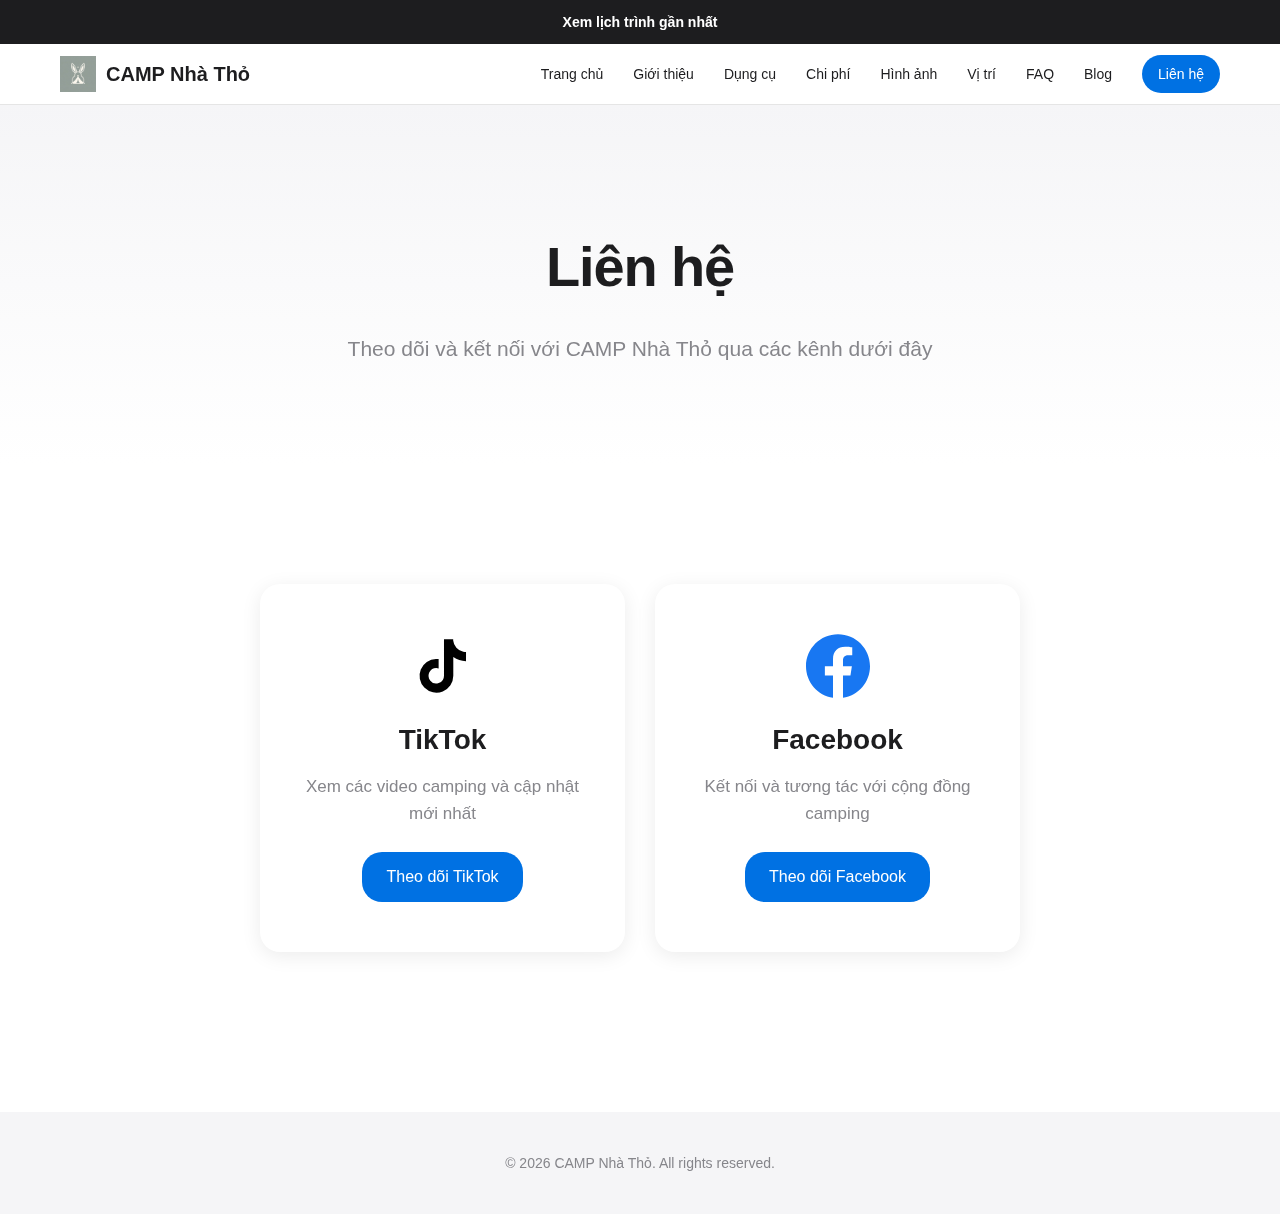
<file: contact.html>
<!DOCTYPE html>
<html lang="vi">
<head>
    <meta charset="UTF-8">
    <meta name="viewport" content="width=device-width, initial-scale=1.0">
    <title>Liên hệ - CAMP Nhà Thỏ | TikTok & Facebook</title>
    <meta name="description" content="Liên hệ Camp Nhà Thỏ qua TikTok hoặc Facebook để đặt lịch camping tại Phú Sĩ. Share đồ cắm trại, chụp hình kỷ niệm, chill cảnh đẹp.">
    <meta name="keywords" content="liên hệ camping Phú Sĩ, đặt lịch camping, TikTok Camp Nhà Thỏ, Facebook camping Phú Sĩ">
    <meta name="robots" content="index, follow">
    <meta name="google-site-verification" content="6Jb7Q150HqA8yTBqcR8_sUdWY2mwKTpTIoPTJhN8iVY">
    <link rel="icon" href="data:image/svg+xml,%3Csvg xmlns='http://www.w3.org/2000/svg' viewBox='0 0 100 100'%3E%3Ctext y='0.9em' font-size='90'%3E%E2%9B%BA%EF%B8%8F%3C/text%3E%3C/svg%3E">
    <link rel="canonical" href="https://campnhatho.com/contact.html">
    <link rel="stylesheet" type="text/css" href="homepage.css">
    
    <!-- Google tag (gtag.js) -->
    <script async src="https://www.googletagmanager.com/gtag/js?id=G-22W1X4CVZK"></script>
    <script>
      window.dataLayer = window.dataLayer || [];
      function gtag(){dataLayer.push(arguments);}
      gtag('js', new Date());
      gtag('config', 'G-22W1X4CVZK');
    </script>
    <style>
        .contact-hero {
            margin-top: 104px;
            min-height: 40vh;
            display: flex;
            flex-direction: column;
            align-items: center;
            justify-content: center;
            text-align: center;
            padding: 60px 20px 40px;
            background: linear-gradient(180deg, #f5f5f7 0%, #ffffff 100%);
        }

        .contact-hero h1 {
            font-size: 56px;
            font-weight: 600;
            letter-spacing: -0.02em;
            margin-bottom: 20px;
            color: #1d1d1f;
        }

        .contact-hero p {
            font-size: 21px;
            color: #86868b;
            max-width: 600px;
            margin: 0 auto;
        }

        .contact-channels {
            display: grid;
            grid-template-columns: repeat(auto-fit, minmax(300px, 1fr));
            gap: 30px;
            max-width: 800px;
            margin: 0 auto;
            padding: 20px 20px 60px;
        }

        .contact-channel {
            background: white;
            padding: 50px 40px;
            border-radius: 20px;
            text-align: center;
            box-shadow: 0 4px 20px rgba(0, 0, 0, 0.08);
            transition: transform 0.3s, box-shadow 0.3s;
            text-decoration: none;
            color: inherit;
            display: block;
        }

        .contact-channel:hover {
            transform: translateY(-5px);
            box-shadow: 0 8px 30px rgba(0, 0, 0, 0.12);
        }

        .channel-icon {
            width: 64px;
            height: 64px;
            margin: 0 auto 20px;
            display: flex;
            align-items: center;
            justify-content: center;
        }

        .channel-icon svg {
            width: 100%;
            height: 100%;
        }

        .channel-name {
            font-size: 28px;
            font-weight: 600;
            margin-bottom: 10px;
            color: #1d1d1f;
        }

        .channel-description {
            font-size: 17px;
            color: #86868b;
            margin-bottom: 25px;
        }

        .channel-button {
            display: inline-block;
            background: #0071e3;
            color: white;
            padding: 12px 24px;
            border-radius: 20px;
            text-decoration: none;
            font-size: 16px;
            font-weight: 500;
            transition: background 0.3s;
        }

        .channel-button:hover {
            background: #0077ed;
        }

        @media (max-width: 768px) {
            .contact-hero h1 {
                font-size: 40px;
            }

            .contact-hero p {
                font-size: 19px;
            }

            .contact-channels {
                grid-template-columns: 1fr;
                padding: 40px 20px;
            }
        }
    </style>
</head>
<body>
    <div class="announcement-bar">
        <a href="pricing.html" class="announcement-secondary">Xem lịch trình gần nhất</a>
    </div>
    <!-- Navigation -->
    <nav class="navbar">
        <div class="nav-container">
            <a href="index.html" class="nav-logo" style="text-decoration: none; color: inherit;"><img src="images/LOGO.jpg" alt="Camp Nhà Thỏ" class="nav-logo-img">CAMP Nhà Thỏ</a>
            <div class="burger-menu" id="burgerMenu">
                <span></span>
                <span></span>
                <span></span>
            </div>
            <div class="nav-links" id="navLinks">
                <a href="index.html">Trang chủ</a>
                <a href="index.html#about">Giới thiệu</a>
                <a href="equipment.html">Dụng cụ</a>
                <a href="pricing.html">Chi phí</a>
                <a href="index.html#gallery">Hình ảnh</a>
                <a href="locations.html">Vị trí</a>
                <a href="faq.html">FAQ</a>
                <a href="blog/">Blog</a>
                <a href="contact.html" class="contact-link">Liên hệ</a>
            </div>
        </div>
    </nav>

    <main>
    <!-- Hero Section -->
    <section class="contact-hero">
        <h1>Liên hệ</h1>
        <p>Theo dõi và kết nối với CAMP Nhà Thỏ qua các kênh dưới đây</p>
    </section>

    <!-- Contact Channels -->
    <section class="section">
        <div class="contact-channels">
            <a href="https://www.tiktok.com/@camp.nha.tho?_r=1&_t=ZS-930ogoGIv22" target="_blank" rel="noopener noreferrer" class="contact-channel">
                <div class="channel-icon">
                    <svg viewBox="0 0 24 24" fill="#000000">
                        <path d="M19.59 6.69a4.83 4.83 0 0 1-3.77-4.25V2h-3.45v13.67a2.89 2.89 0 0 1-5.2 1.74 2.89 2.89 0 0 1 2.31-4.64 2.93 2.93 0 0 1 .88.13V9.4a6.84 6.84 0 0 0-1-.05A6.33 6.33 0 0 0 5 20.1a6.34 6.34 0 0 0 10.86-4.43v-7a8.16 8.16 0 0 0 4.77 1.52v-3.4a4.85 4.85 0 0 1-1-.1z"/>
                    </svg>
                </div>
                <div class="channel-name">TikTok</div>
                <div class="channel-description">Xem các video camping và cập nhật mới nhất</div>
                <div class="channel-button">Theo dõi TikTok</div>
            </a>

            <a href="https://www.facebook.com/share/15VaMf4oUvn/?mibextid=wwXIfr" target="_blank" rel="noopener noreferrer" class="contact-channel">
                <div class="channel-icon">
                    <svg viewBox="0 0 24 24" fill="#1877F2">
                        <path d="M24 12.073c0-6.627-5.373-12-12-12s-12 5.373-12 12c0 5.99 4.388 10.954 10.125 11.854v-8.385H7.078v-3.47h3.047V9.43c0-3.007 1.792-4.669 4.533-4.669 1.312 0 2.686.235 2.686.235v2.953H15.83c-1.491 0-1.956.925-1.956 1.874v2.25h3.328l-.532 3.47h-2.796v8.385C19.612 23.027 24 18.062 24 12.073z"/>
                    </svg>
                </div>
                <div class="channel-name">Facebook</div>
                <div class="channel-description">Kết nối và tương tác với cộng đồng camping</div>
                <div class="channel-button">Theo dõi Facebook</div>
            </a>
        </div>
    </section>

    <!-- Footer -->
    </main>
    <footer class="footer">
        <div class="container">
            <p>&copy; 2026 CAMP Nhà Thỏ. All rights reserved.</p>
        </div>
    </footer>

    <script>
        // Burger menu toggle
        const burgerMenu = document.getElementById('burgerMenu');
        const navLinks = document.getElementById('navLinks');

        if (burgerMenu && navLinks) {
            burgerMenu.addEventListener('click', function() {
                burgerMenu.classList.toggle('active');
                navLinks.classList.toggle('active');
            });

            // Close menu when clicking on a link
            const links = navLinks.querySelectorAll('a');
            links.forEach(link => {
                link.addEventListener('click', function() {
                    burgerMenu.classList.remove('active');
                    navLinks.classList.remove('active');
                });
            });

            // Close menu when clicking outside
            document.addEventListener('click', function(event) {
                const isClickInsideNav = navLinks.contains(event.target);
                const isClickOnBurger = burgerMenu.contains(event.target);
                
                if (!isClickInsideNav && !isClickOnBurger && navLinks.classList.contains('active')) {
                    burgerMenu.classList.remove('active');
                    navLinks.classList.remove('active');
                }
            });
        }
    </script>
</body>
</html>
</file>
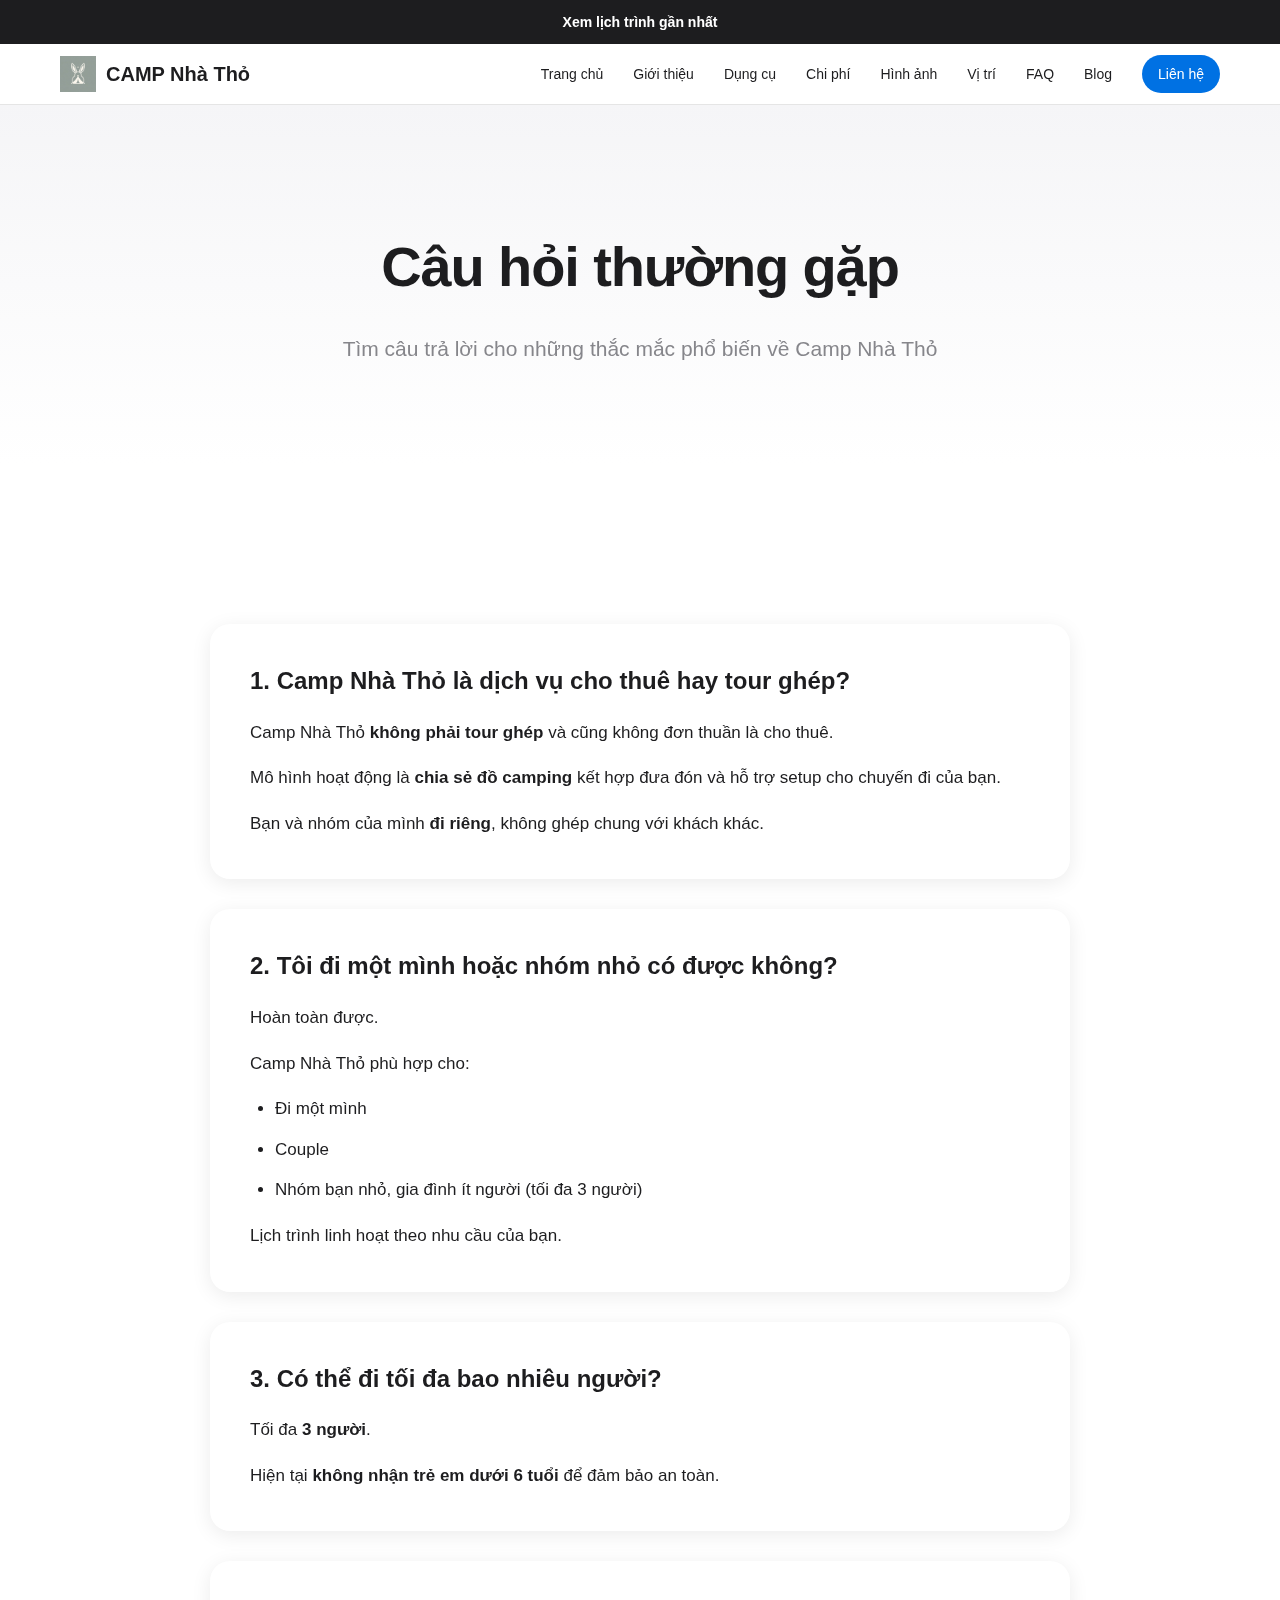
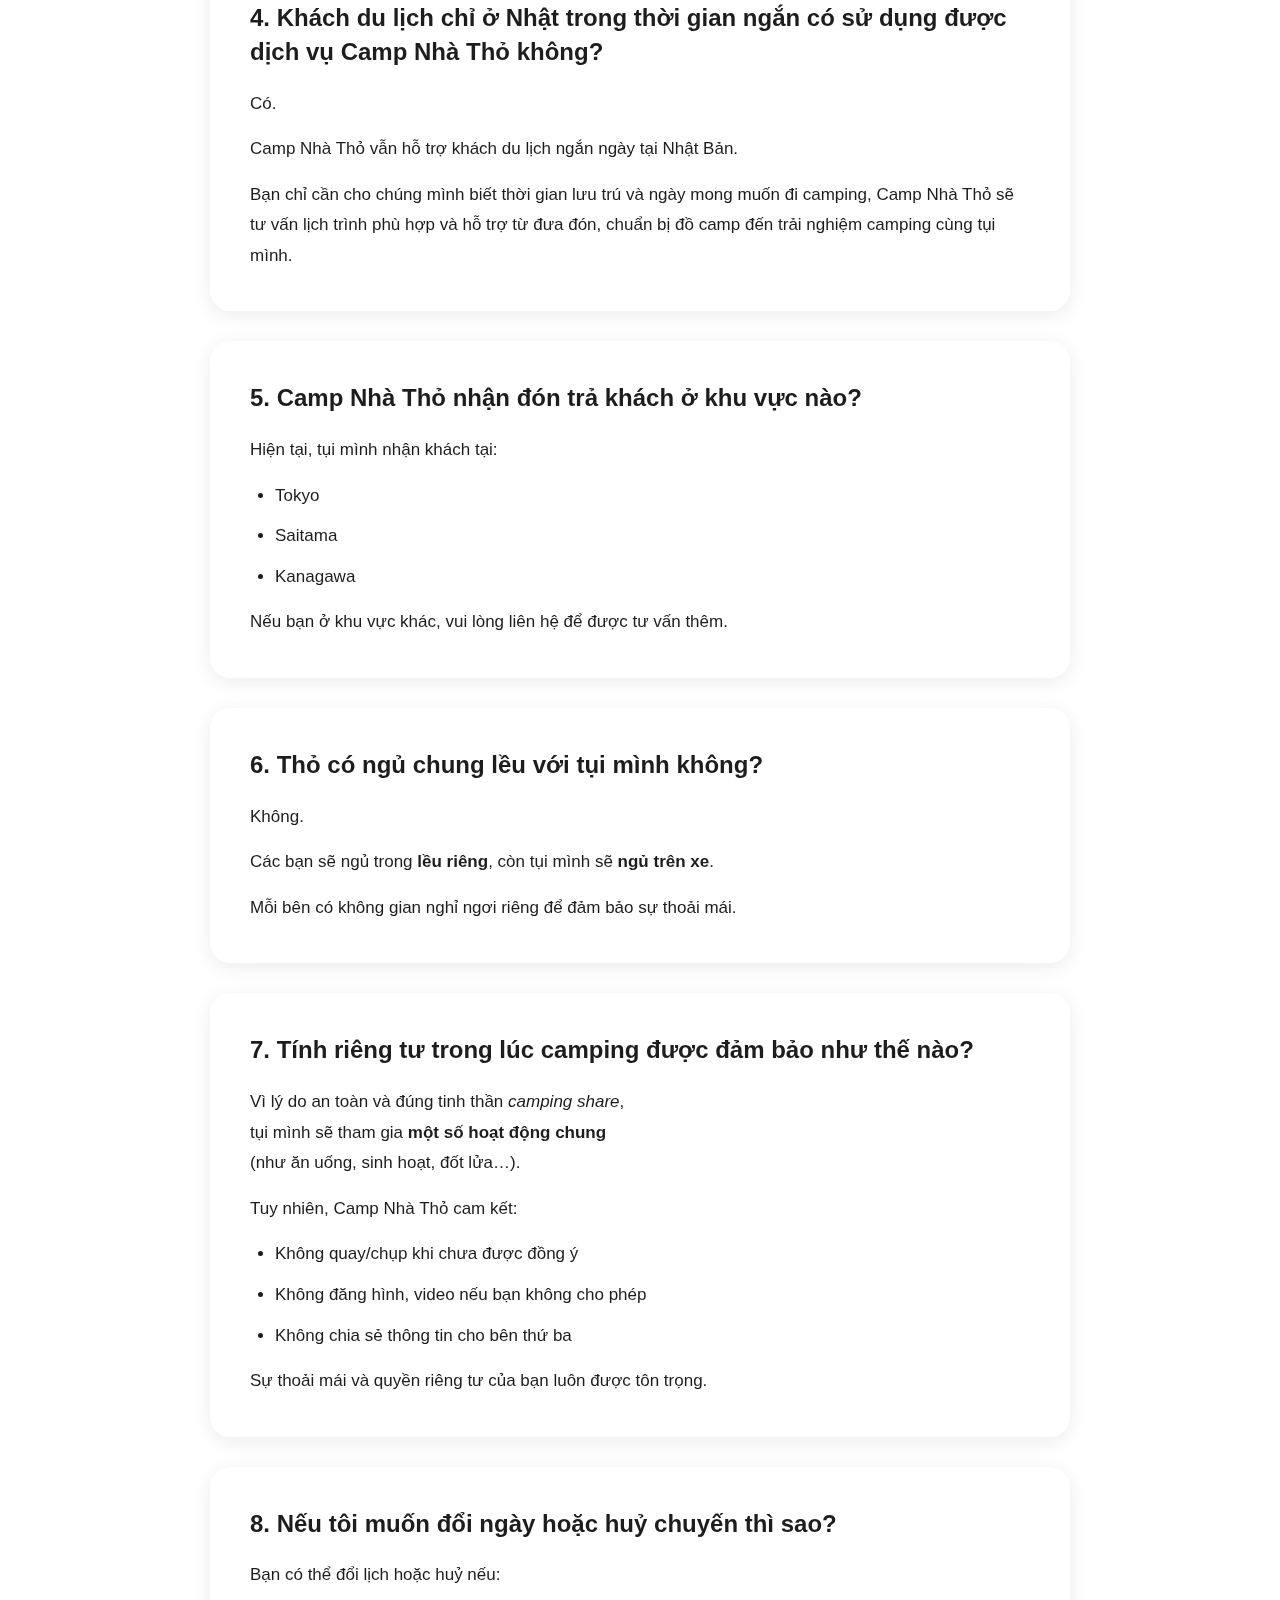
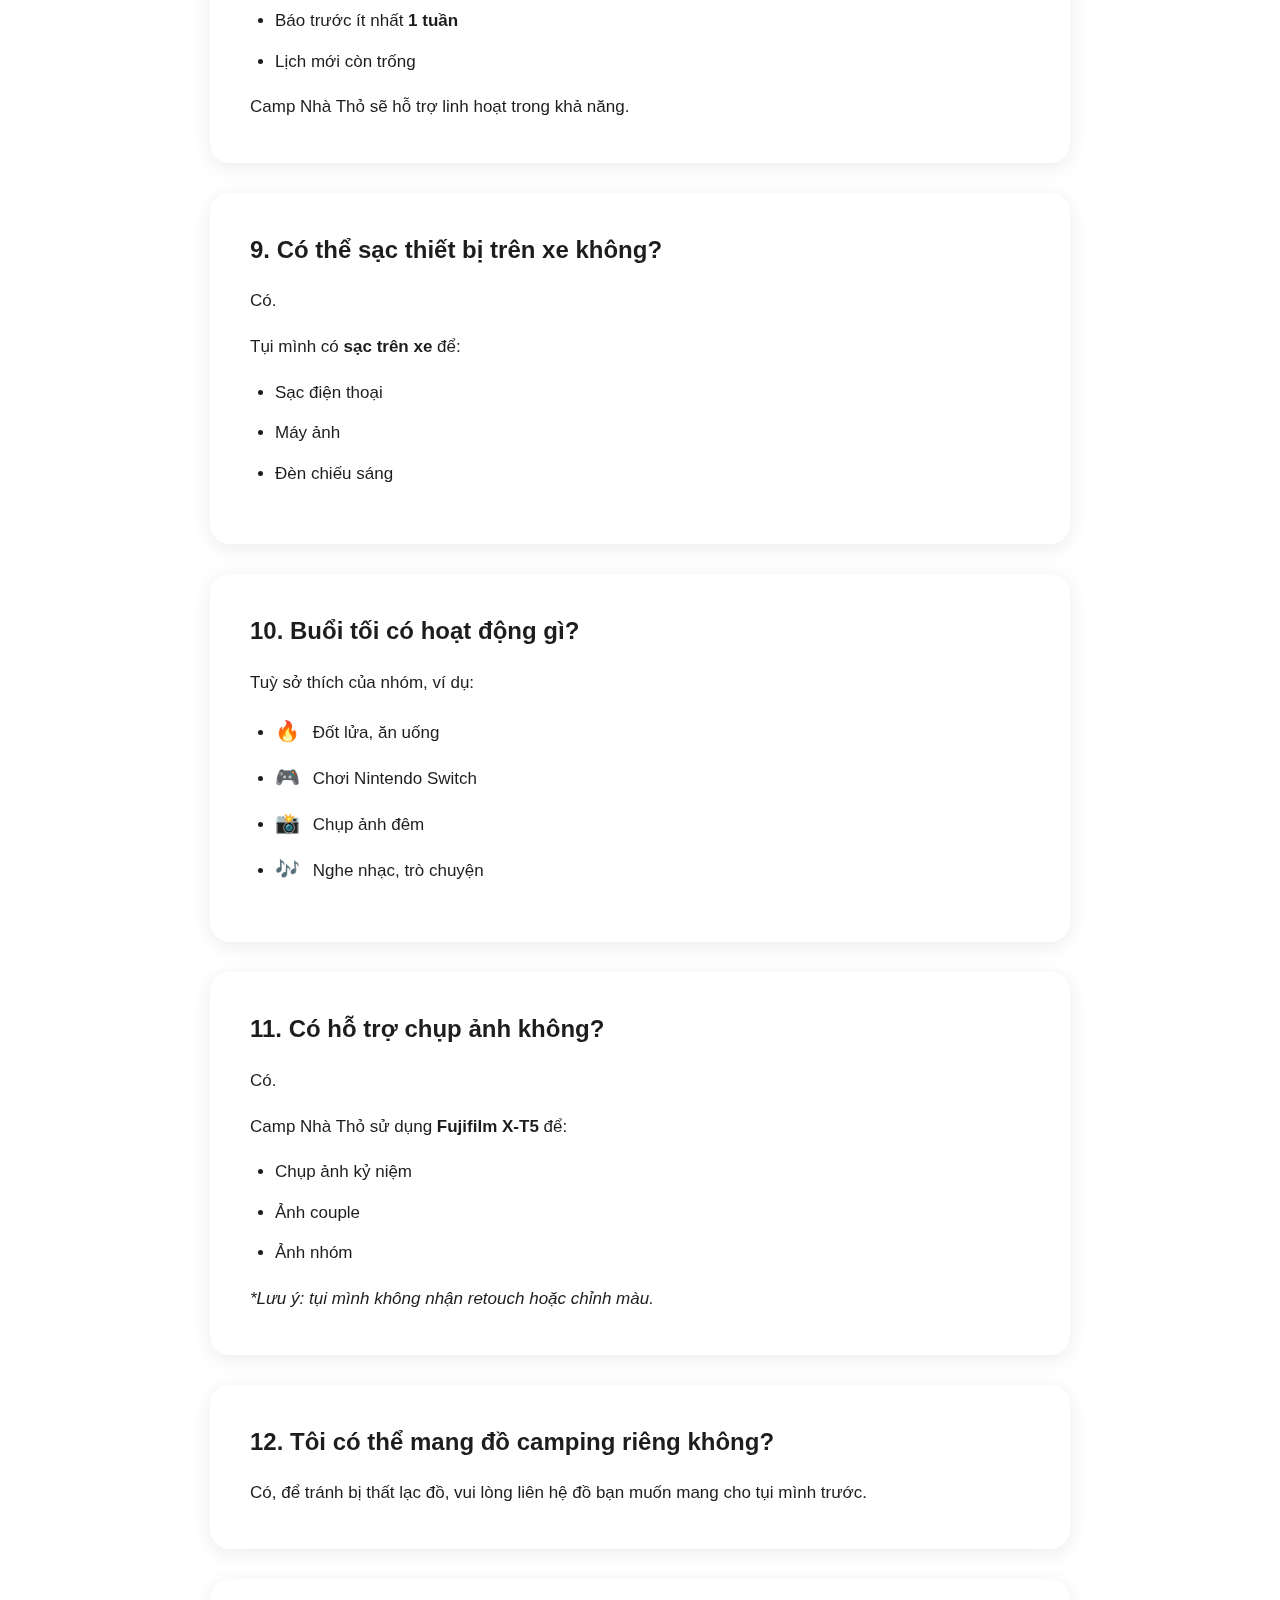
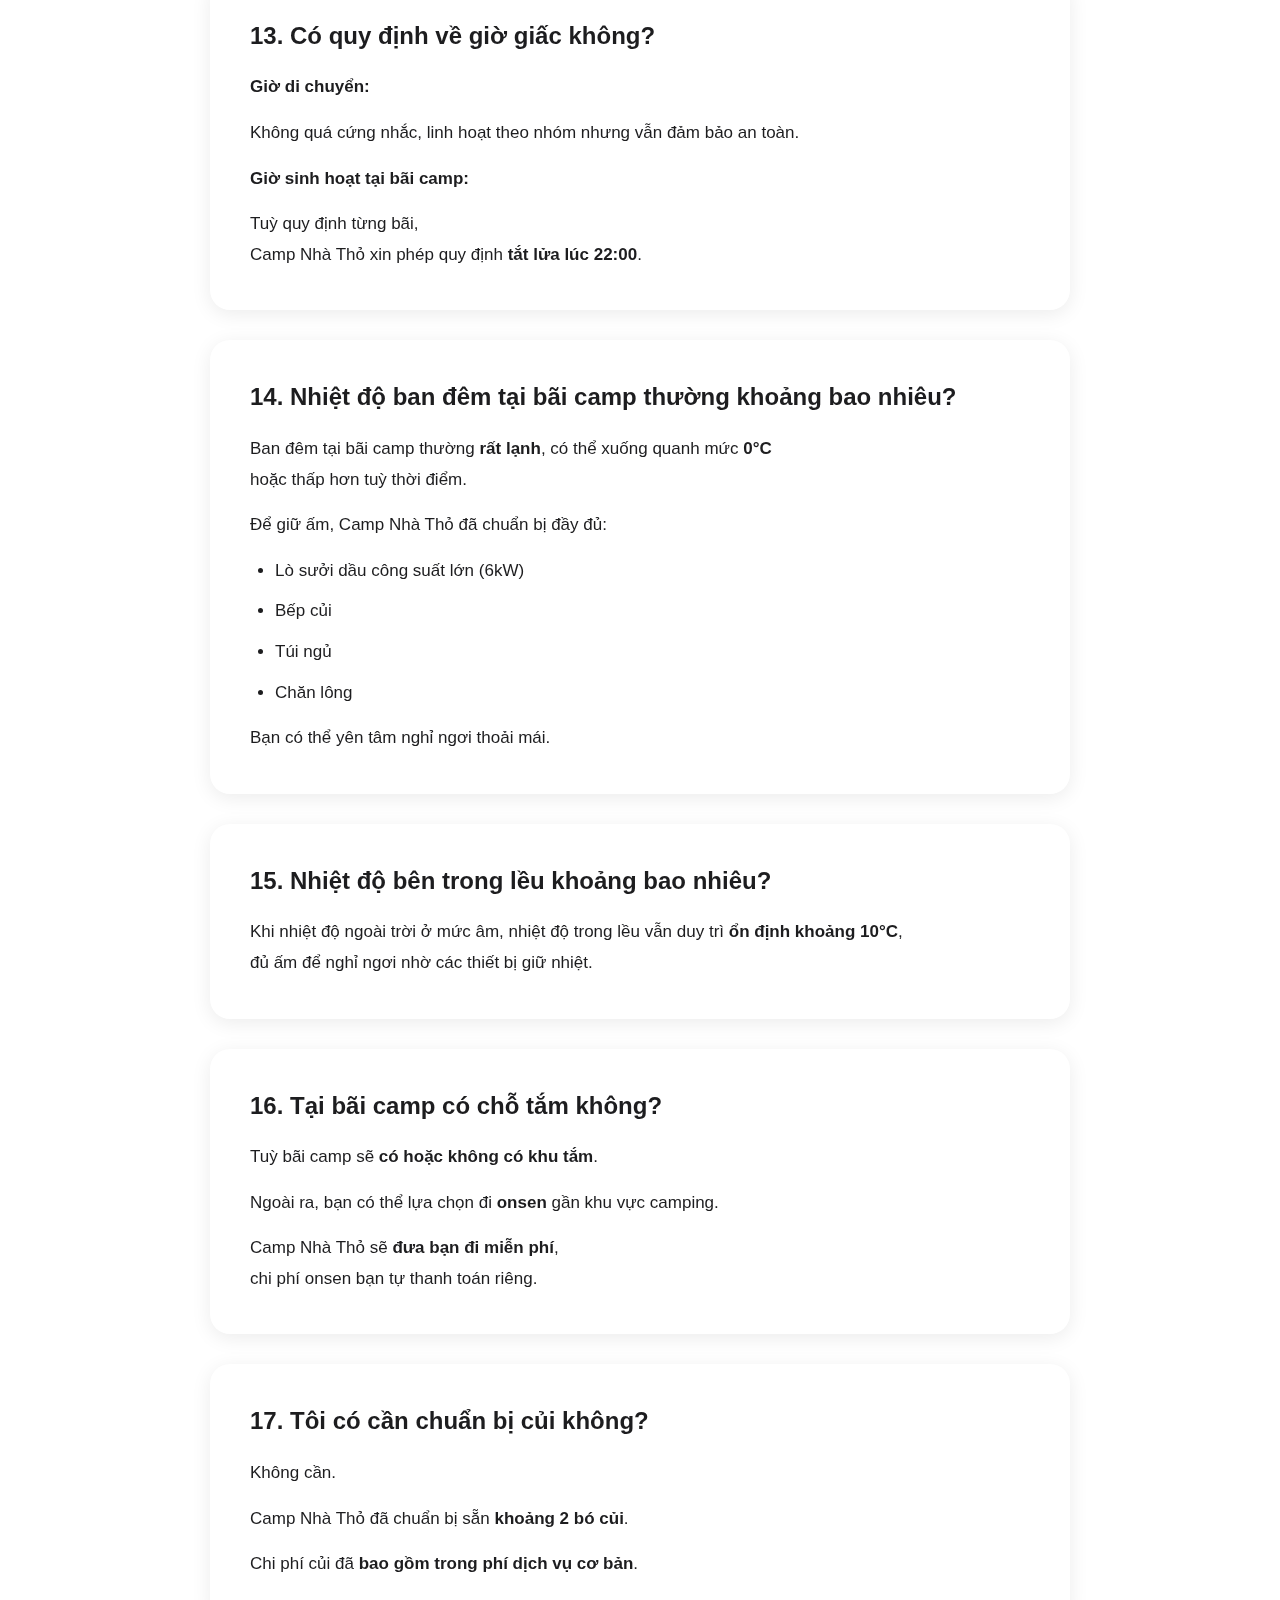
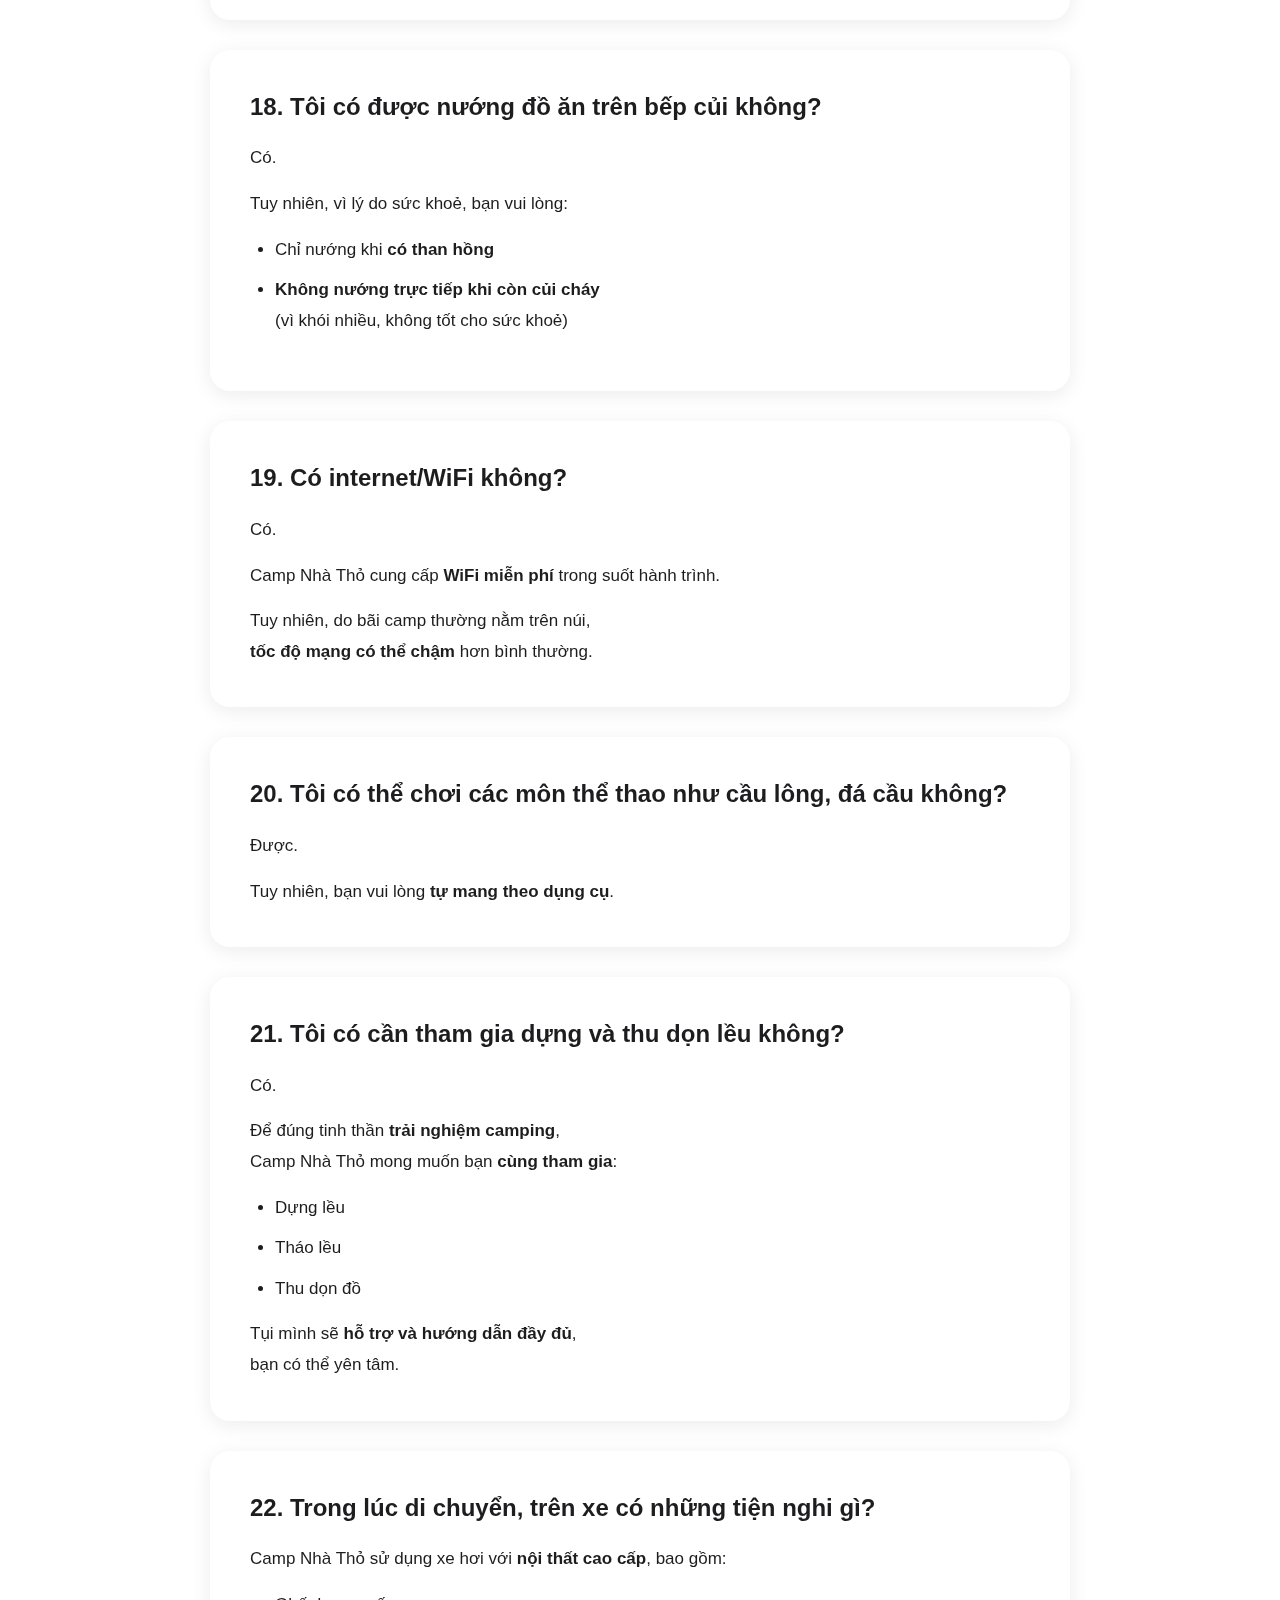
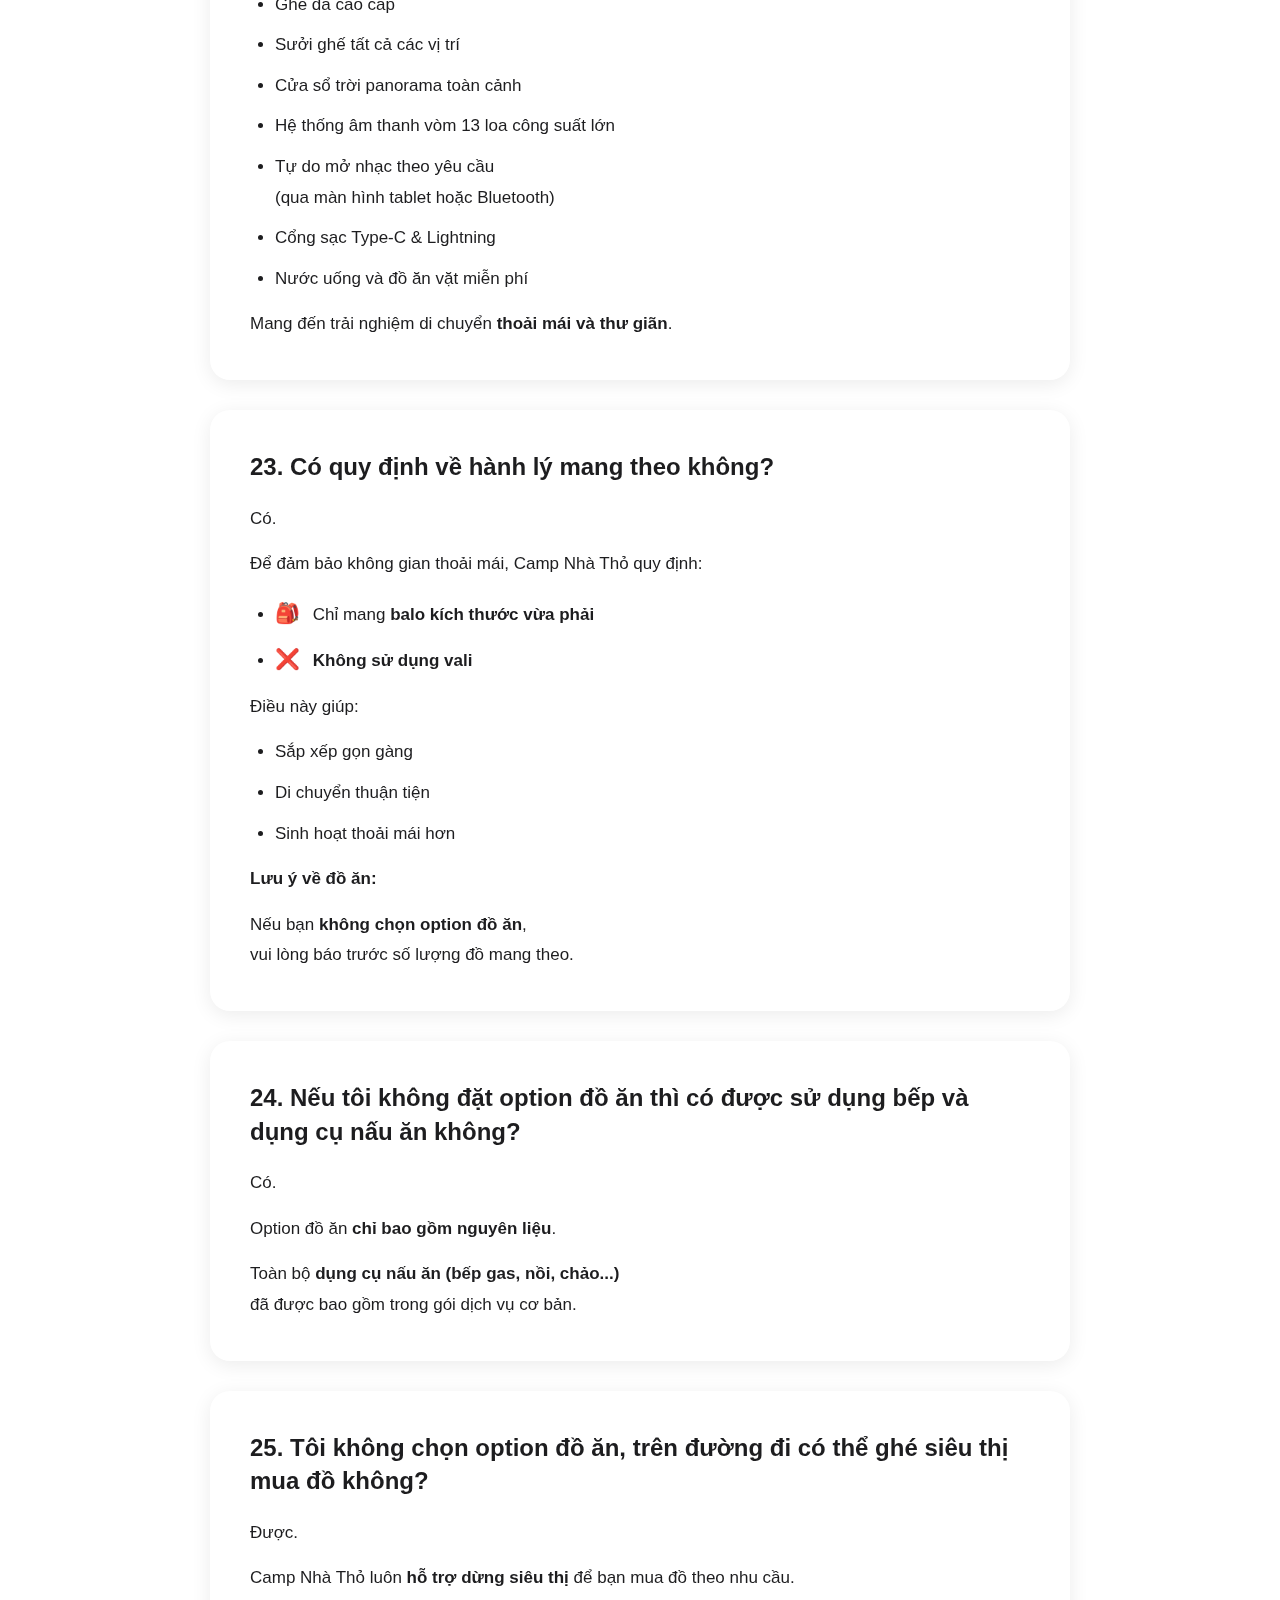
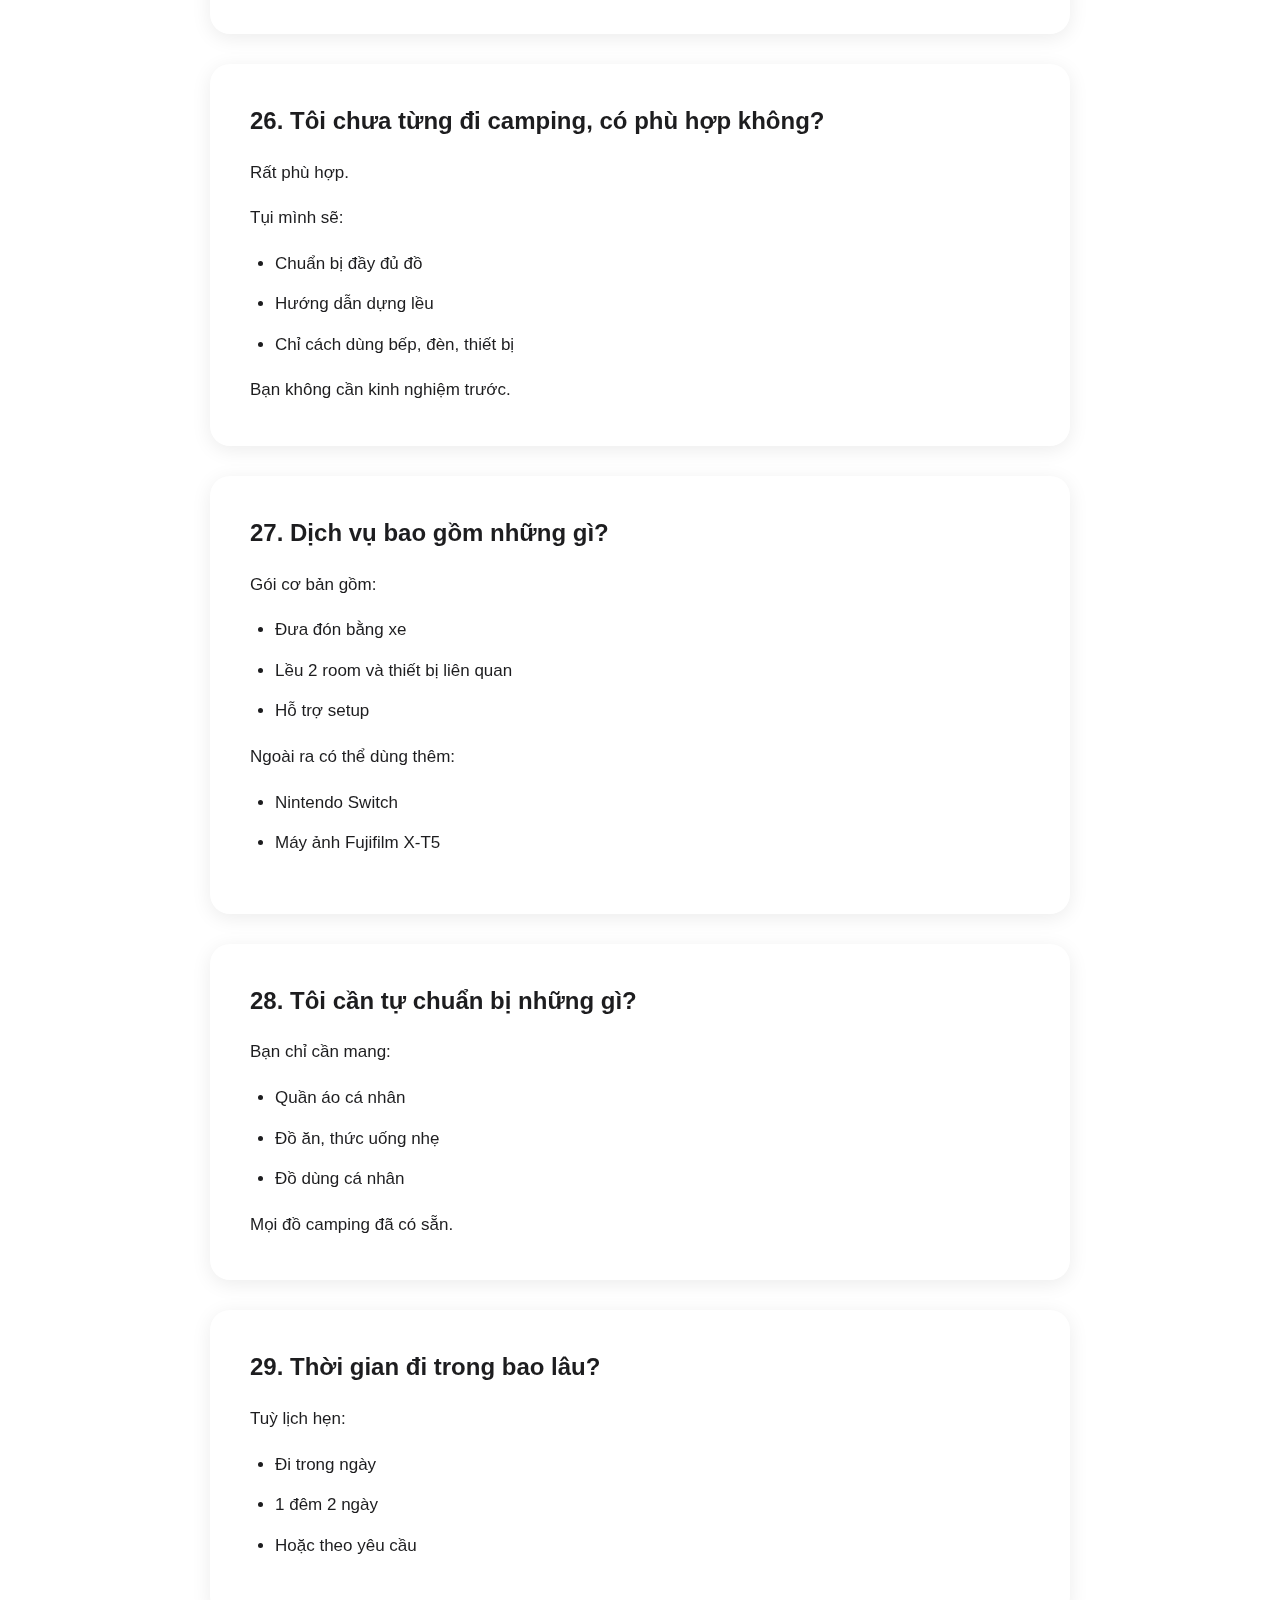
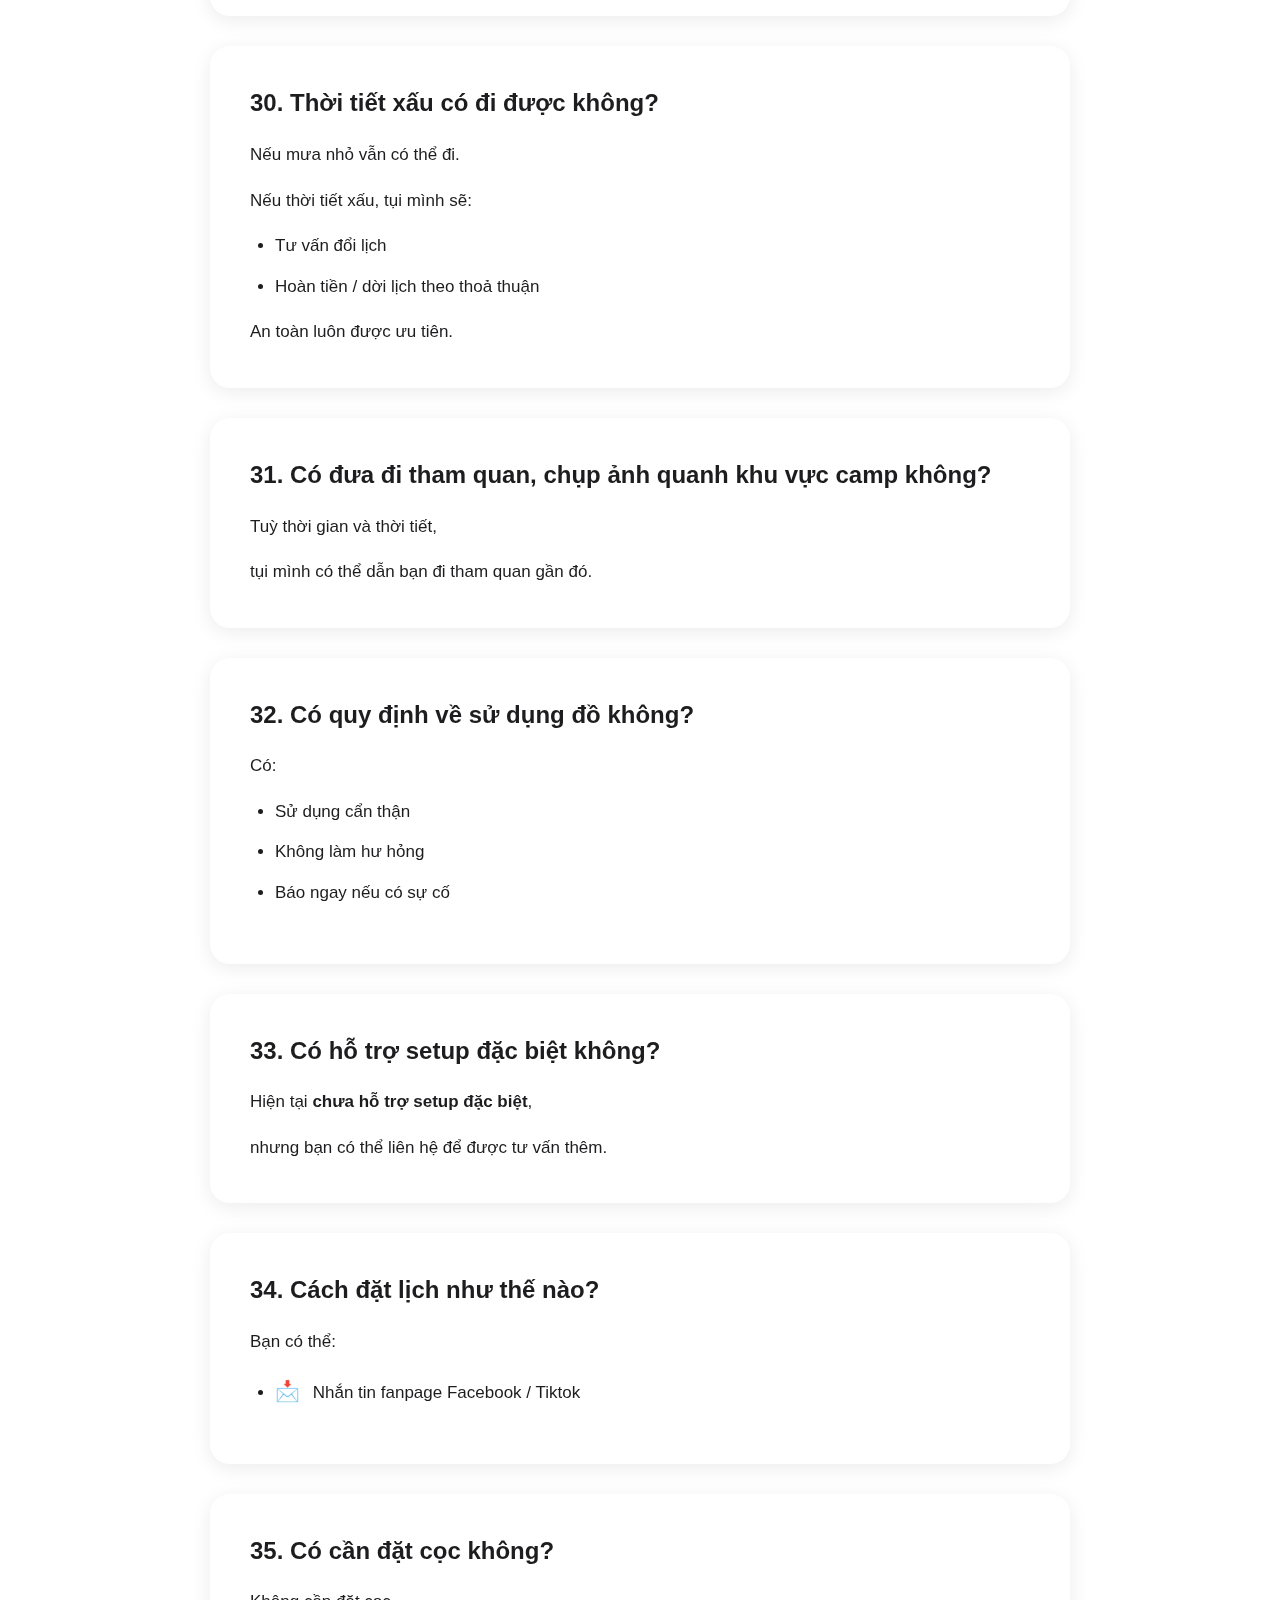
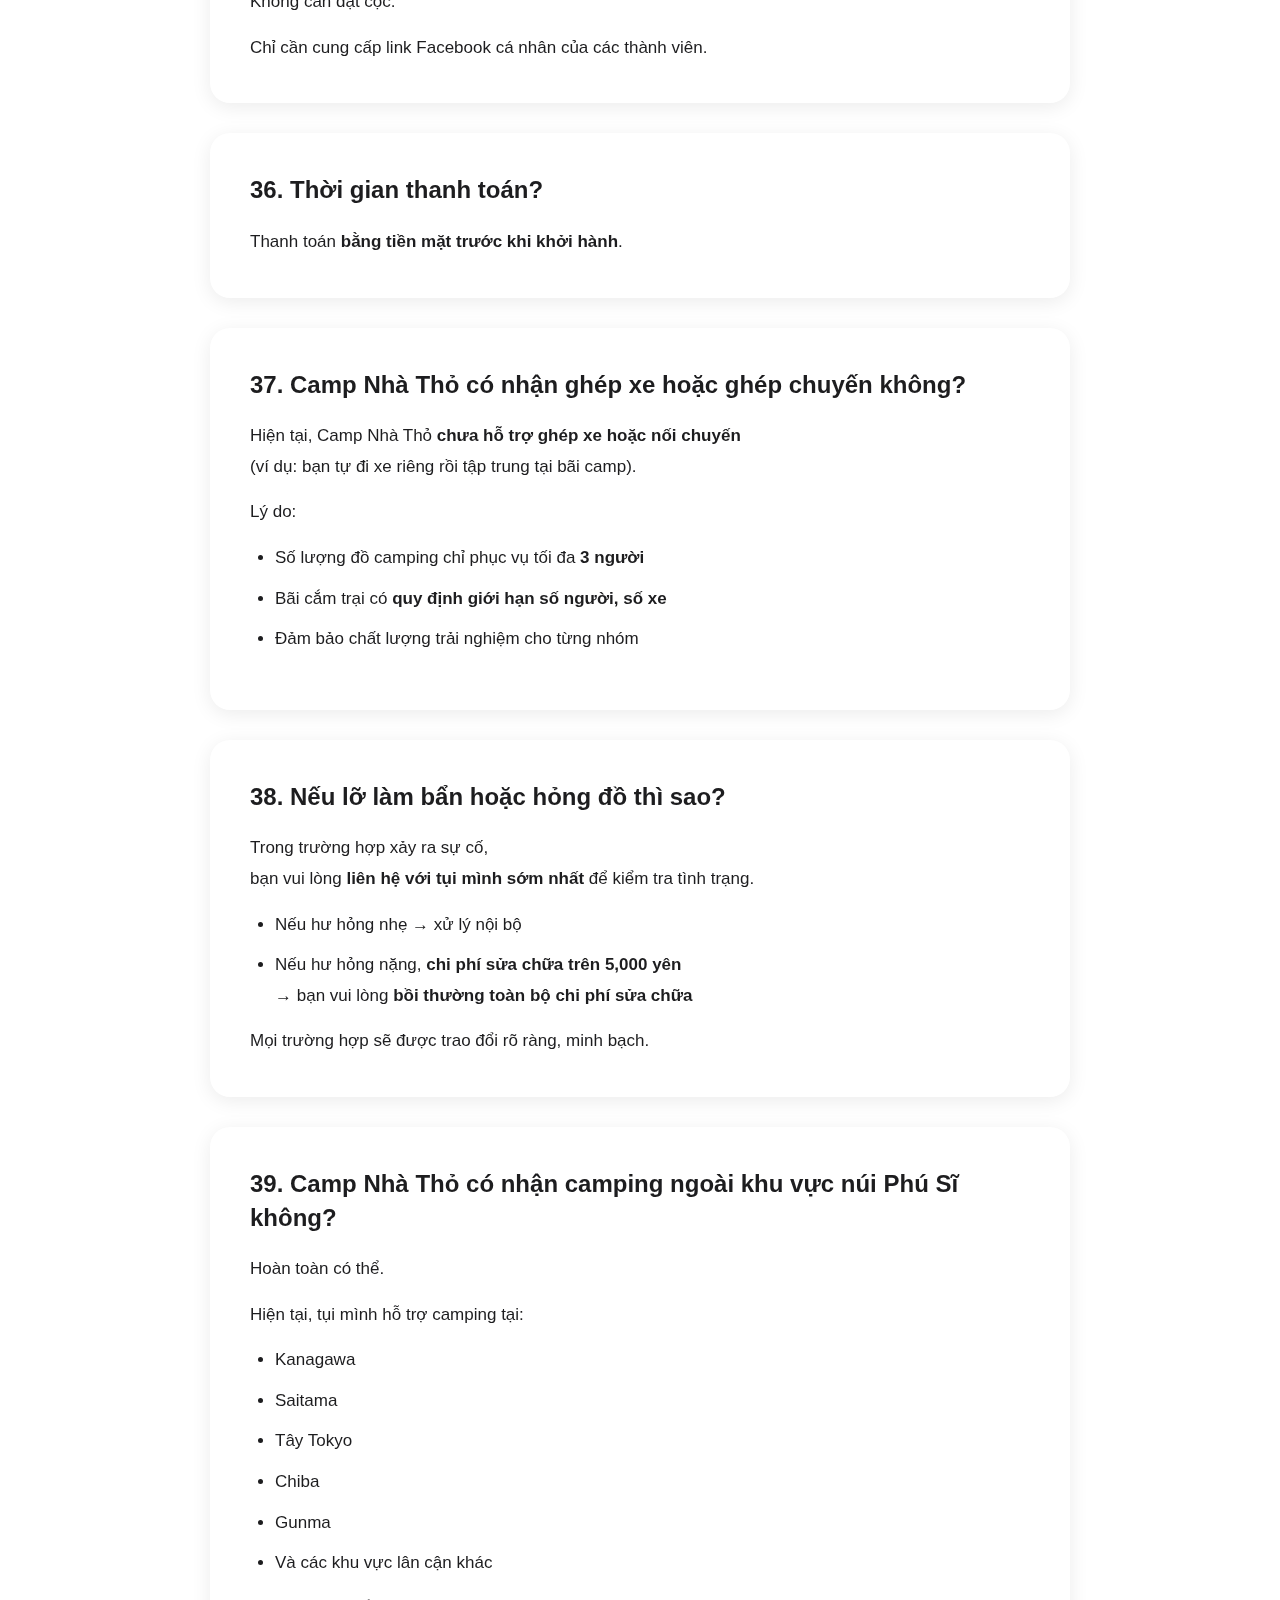
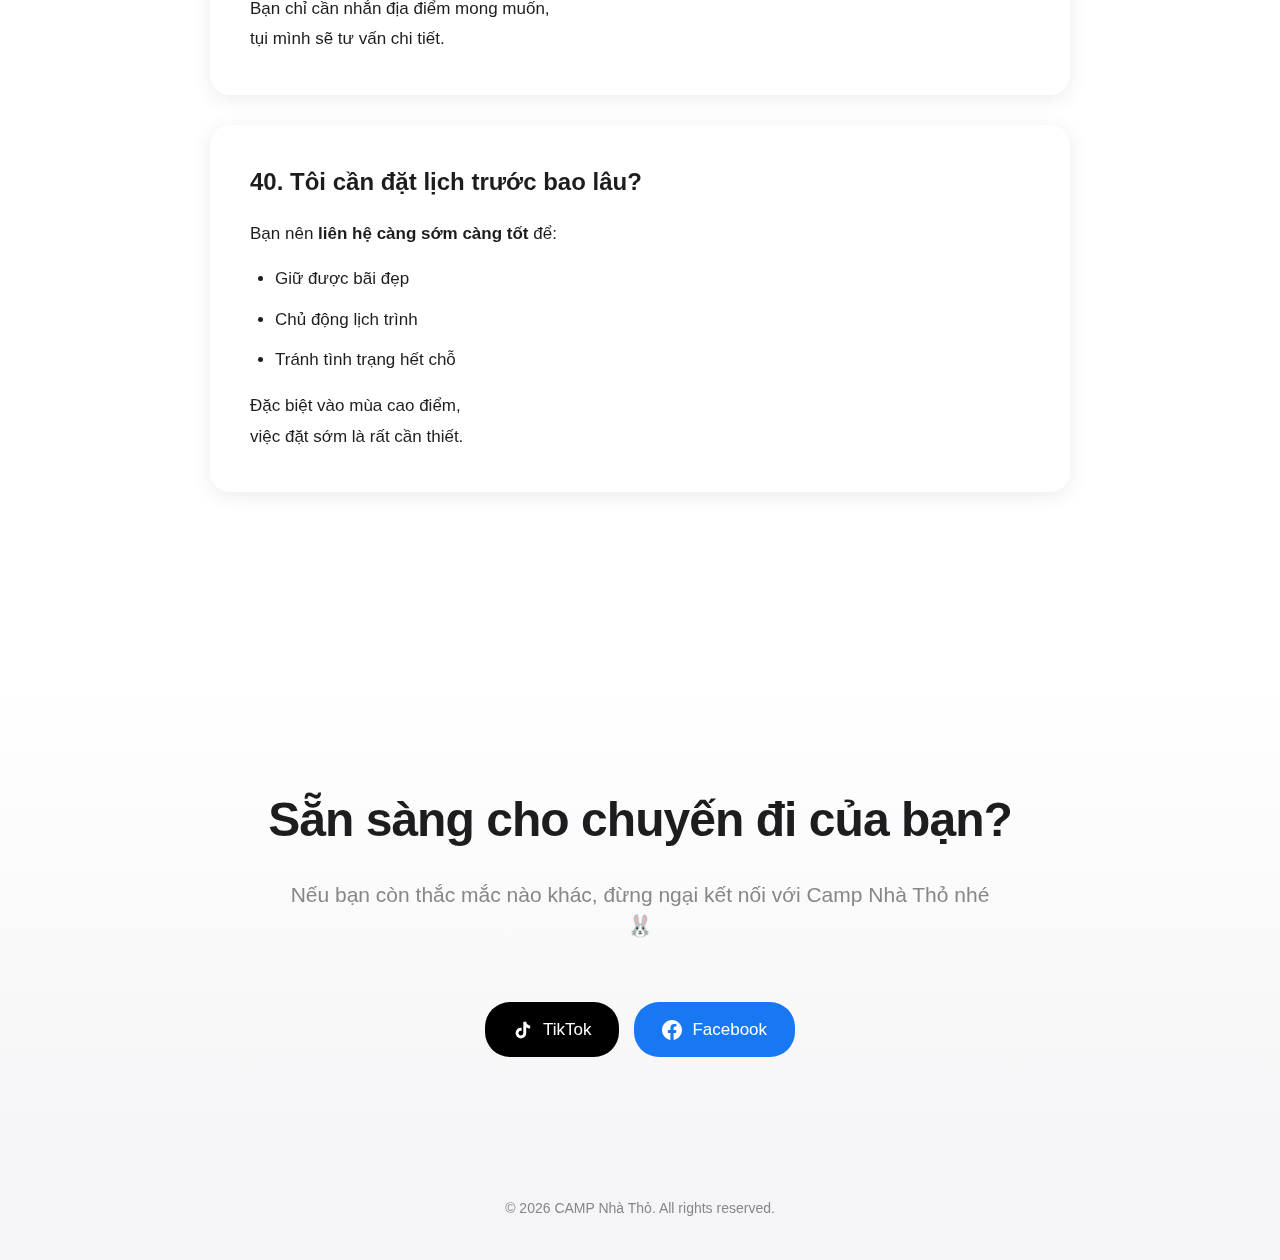
<file: faq.html>
<!DOCTYPE html>
<html lang="vi">
<head>
    <meta charset="UTF-8">
    <meta name="viewport" content="width=device-width, initial-scale=1.0">
    <title>FAQ - Câu hỏi thường gặp về Camping Phú Sĩ | CAMP Nhà Thỏ</title>
    <meta name="description" content="Câu hỏi thường gặp về dịch vụ share đồ camping tại Phú Sĩ. Giải đáp về giá, thanh toán, đặt lịch, dụng cụ, và các thắc mắc khác.">
    <meta name="keywords" content="FAQ camping Phú Sĩ, câu hỏi thường gặp camping, giá thuê đồ camping, đặt lịch camping Phú Sĩ">
    <meta name="robots" content="index, follow">
    <meta name="google-site-verification" content="6Jb7Q150HqA8yTBqcR8_sUdWY2mwKTpTIoPTJhN8iVY">
    <link rel="icon" href="data:image/svg+xml,%3Csvg xmlns='http://www.w3.org/2000/svg' viewBox='0 0 100 100'%3E%3Ctext y='0.9em' font-size='90'%3E%E2%9B%BA%EF%B8%8F%3C/text%3E%3C/svg%3E">
    <link rel="canonical" href="https://campnhatho.com/faq.html">
    <link rel="stylesheet" type="text/css" href="homepage.css">
    
    <!-- Google tag (gtag.js) -->
    <script async src="https://www.googletagmanager.com/gtag/js?id=G-22W1X4CVZK"></script>
    <script>
      window.dataLayer = window.dataLayer || [];
      function gtag(){dataLayer.push(arguments);}
      gtag('js', new Date());
      gtag('config', 'G-22W1X4CVZK');
    </script>
    
    <!-- FAQ Structured Data -->
    <script type="application/ld+json">
    {
      "@context": "https://schema.org",
      "@type": "FAQPage",
      "mainEntity": [{
        "@type": "Question",
        "name": "Camp Nhà Thỏ là dịch vụ cho thuê hay tour ghép?",
        "acceptedAnswer": {
          "@type": "Answer",
          "text": "Camp Nhà Thỏ không phải tour ghép và cũng không đơn thuần là cho thuê. Mô hình hoạt động là chia sẻ đồ camping kết hợp đưa đón và hỗ trợ setup cho chuyến đi của bạn. Bạn và nhóm của mình đi riêng, không ghép chung với khách khác."
        }
      }, {
        "@type": "Question",
        "name": "Tôi đi một mình hoặc nhóm nhỏ có được không?",
        "acceptedAnswer": {
          "@type": "Answer",
          "text": "Hoàn toàn được. Camp Nhà Thỏ phù hợp cho: đi một mình, couple, nhóm bạn nhỏ, gia đình ít người (tối đa 3 người). Lịch trình linh hoạt theo nhu cầu của bạn."
        }
      }, {
        "@type": "Question",
        "name": "Có thể đi tối đa bao nhiêu người?",
        "acceptedAnswer": {
          "@type": "Answer",
          "text": "Tối đa 3 người. Hiện tại không nhận trẻ em dưới 6 tuổi để đảm bảo an toàn."
        }
      }, {
        "@type": "Question",
        "name": "Khách du lịch chỉ ở Nhật trong thời gian ngắn có sử dụng được dịch vụ Camp Nhà Thỏ không?",
        "acceptedAnswer": {
          "@type": "Answer",
          "text": "Có. Camp Nhà Thỏ vẫn hỗ trợ khách du lịch ngắn ngày tại Nhật Bản. Bạn chỉ cần cho chúng mình biết thời gian lưu trú và ngày mong muốn đi camping, Camp Nhà Thỏ sẽ tư vấn lịch trình phù hợp và hỗ trợ từ đưa đón, chuẩn bị đồ camp đến trải nghiệm camping cùng tụi mình."
        }
      }, {
        "@type": "Question",
        "name": "Camp Nhà Thỏ nhận đón trả khách ở khu vực nào?",
        "acceptedAnswer": {
          "@type": "Answer",
          "text": "Hiện tại, tụi mình nhận khách tại Tokyo, Saitama, Kanagawa. Nếu bạn ở khu vực khác, vui lòng liên hệ để được tư vấn thêm."
        }
      }, {
        "@type": "Question",
        "name": "Thỏ có ngủ chung lều với tụi mình không?",
        "acceptedAnswer": {
          "@type": "Answer",
          "text": "Không. Các bạn sẽ ngủ trong lều riêng, còn tụi mình sẽ ngủ trên xe. Mỗi bên có không gian nghỉ ngơi riêng để đảm bảo sự thoải mái."
        }
      }, {
        "@type": "Question",
        "name": "Tính riêng tư trong lúc camping được đảm bảo như thế nào?",
        "acceptedAnswer": {
          "@type": "Answer",
          "text": "Vì lý do an toàn và đúng tinh thần camping share, tụi mình sẽ tham gia một số hoạt động chung (như ăn uống, sinh hoạt, đốt lửa…). Tuy nhiên, Camp Nhà Thỏ cam kết: không quay/chụp khi chưa được đồng ý; không đăng hình, video nếu bạn không cho phép; không chia sẻ thông tin cho bên thứ ba. Sự thoải mái và quyền riêng tư của bạn luôn được tôn trọng."
        }
      }, {
        "@type": "Question",
        "name": "Nếu tôi muốn đổi ngày hoặc huỷ chuyến thì sao?",
        "acceptedAnswer": {
          "@type": "Answer",
          "text": "Bạn có thể đổi lịch hoặc huỷ nếu báo trước ít nhất 1 tuần và lịch mới còn trống. Camp Nhà Thỏ sẽ hỗ trợ linh hoạt trong khả năng."
        }
      }, {
        "@type": "Question",
        "name": "Có thể sạc thiết bị trên xe không?",
        "acceptedAnswer": {
          "@type": "Answer",
          "text": "Có. Tụi mình có sạc trên xe để sạc điện thoại, máy ảnh, đèn chiếu sáng."
        }
      }, {
        "@type": "Question",
        "name": "Buổi tối có hoạt động gì?",
        "acceptedAnswer": {
          "@type": "Answer",
          "text": "Tuỳ sở thích của nhóm, ví dụ: đốt lửa, ăn uống; chơi Nintendo Switch; chụp ảnh đêm; nghe nhạc, trò chuyện."
        }
      }, {
        "@type": "Question",
        "name": "Có hỗ trợ chụp ảnh không?",
        "acceptedAnswer": {
          "@type": "Answer",
          "text": "Có. Camp Nhà Thỏ sử dụng Fujifilm X-T5 để chụp ảnh kỷ niệm, ảnh couple, ảnh nhóm. Lưu ý: tụi mình không nhận retouch hoặc chỉnh màu."
        }
      }, {
        "@type": "Question",
        "name": "Tôi có thể mang đồ camping riêng không?",
        "acceptedAnswer": {
          "@type": "Answer",
          "text": "Được. Bạn có thể dùng đồ của Camp Nhà Thỏ hoặc kết hợp đồ cá nhân. Vui lòng báo trước để tụi mình sắp xếp hợp lý."
        }
      }, {
        "@type": "Question",
        "name": "Có quy định về giờ giấc không?",
        "acceptedAnswer": {
          "@type": "Answer",
          "text": "Giờ di chuyển: không quá cứng nhắc, linh hoạt theo nhóm nhưng vẫn đảm bảo an toàn. Giờ sinh hoạt tại bãi camp: tuỳ quy định từng bãi, Camp Nhà Thỏ xin phép quy định tắt lửa lúc 22:00."
        }
      }, {
        "@type": "Question",
        "name": "Nhiệt độ ban đêm tại bãi camp thường khoảng bao nhiêu?",
        "acceptedAnswer": {
          "@type": "Answer",
        "text": "Ban đêm tại bãi camp thường rất lạnh, có thể xuống quanh mức 0°C hoặc thấp hơn tuỳ thời điểm. Để giữ ấm, Camp Nhà Thỏ đã chuẩn bị đầy đủ: lò sưởi dầu công suất lớn (6kW), bếp củi, túi ngủ, chăn lông. Bạn có thể yên tâm nghỉ ngơi thoải mái."
        }
      }, {
        "@type": "Question",
        "name": "Nhiệt độ bên trong lều khoảng bao nhiêu?",
        "acceptedAnswer": {
          "@type": "Answer",
          "text": "Khi nhiệt độ ngoài trời ở mức âm, nhiệt độ trong lều vẫn duy trì ổn định khoảng 10°C, đủ ấm để nghỉ ngơi nhờ các thiết bị giữ nhiệt."
        }
      }, {
        "@type": "Question",
        "name": "Tại bãi camp có chỗ tắm không?",
        "acceptedAnswer": {
          "@type": "Answer",
          "text": "Tuỳ bãi camp sẽ có hoặc không có khu tắm. Ngoài ra, bạn có thể lựa chọn đi onsen gần khu vực camping. Camp Nhà Thỏ sẽ đưa bạn đi miễn phí, chi phí onsen bạn tự thanh toán riêng."
        }
      }, {
        "@type": "Question",
        "name": "Tôi có cần chuẩn bị củi không?",
        "acceptedAnswer": {
          "@type": "Answer",
          "text": "Không cần. Camp Nhà Thỏ đã chuẩn bị sẵn khoảng 2 bó củi. Chi phí củi đã bao gồm trong phí dịch vụ cơ bản."
        }
      }, {
        "@type": "Question",
        "name": "Tôi có được nướng đồ ăn trên bếp củi không?",
        "acceptedAnswer": {
          "@type": "Answer",
          "text": "Có. Tuy nhiên, vì lý do sức khoẻ, bạn vui lòng: chỉ nướng khi có than hồng; không nướng trực tiếp khi còn củi cháy (vì khói nhiều, không tốt cho sức khoẻ)."
        }
      }, {
        "@type": "Question",
        "name": "Có internet/WiFi không?",
        "acceptedAnswer": {
          "@type": "Answer",
          "text": "Có. Camp Nhà Thỏ cung cấp WiFi miễn phí trong suốt hành trình. Tuy nhiên, do bãi camp thường nằm trên núi, tốc độ mạng có thể chậm hơn bình thường."
        }
      }, {
        "@type": "Question",
        "name": "Tôi có thể chơi các môn thể thao như cầu lông, đá cầu không?",
        "acceptedAnswer": {
          "@type": "Answer",
          "text": "Được. Tuy nhiên, bạn vui lòng tự mang theo dụng cụ."
        }
      }, {
        "@type": "Question",
        "name": "Tôi có cần tham gia dựng và thu dọn lều không?",
        "acceptedAnswer": {
          "@type": "Answer",
          "text": "Có. Để đúng tinh thần trải nghiệm camping, Camp Nhà Thỏ mong muốn bạn cùng tham gia dựng lều, tháo lều, thu dọn đồ. Tụi mình sẽ hỗ trợ và hướng dẫn đầy đủ, bạn có thể yên tâm."
        }
      }, {
        "@type": "Question",
        "name": "Trong lúc di chuyển, trên xe có những tiện nghi gì?",
        "acceptedAnswer": {
          "@type": "Answer",
          "text": "Camp Nhà Thỏ sử dụng xe hơi với nội thất cao cấp, bao gồm: ghế da cao cấp, sưởi ghế tất cả các vị trí, cửa sổ trời panorama toàn cảnh, hệ thống âm thanh vòm 13 loa công suất lớn, tự do mở nhạc theo yêu cầu (qua màn hình tablet hoặc Bluetooth), cổng sạc Type-C & Lightning, nước uống và đồ ăn vặt miễn phí. Mang đến trải nghiệm di chuyển thoải mái và thư giãn."
        }
      }, {
        "@type": "Question",
        "name": "Có quy định về hành lý mang theo không?",
        "acceptedAnswer": {
          "@type": "Answer",
          "text": "Có. Để đảm bảo không gian thoải mái, Camp Nhà Thỏ quy định: chỉ mang balo kích thước vừa phải, không sử dụng vali. Điều này giúp sắp xếp gọn gàng, di chuyển thuận tiện, sinh hoạt thoải mái hơn. Lưu ý về đồ ăn: nếu bạn không chọn option đồ ăn, vui lòng báo trước số lượng đồ mang theo."
        }
      }, {
        "@type": "Question",
        "name": "Nếu tôi không đặt option đồ ăn thì có được sử dụng bếp và dụng cụ nấu ăn không?",
        "acceptedAnswer": {
          "@type": "Answer",
          "text": "Có. Option đồ ăn chỉ bao gồm nguyên liệu. Toàn bộ dụng cụ nấu ăn (bếp gas, nồi, chảo...) đã được bao gồm trong gói dịch vụ cơ bản."
        }
      }, {
        "@type": "Question",
        "name": "Tôi không chọn option đồ ăn, trên đường đi có thể ghé siêu thị mua đồ không?",
        "acceptedAnswer": {
          "@type": "Answer",
          "text": "Được. Camp Nhà Thỏ luôn hỗ trợ dừng siêu thị để bạn mua đồ theo nhu cầu."
        }
      }, {
        "@type": "Question",
        "name": "Tôi chưa từng đi camping, có phù hợp không?",
        "acceptedAnswer": {
          "@type": "Answer",
          "text": "Rất phù hợp. Tụi mình sẽ chuẩn bị đầy đủ đồ, hướng dẫn dựng lều, chỉ cách dùng bếp, đèn, thiết bị. Bạn không cần kinh nghiệm trước."
        }
      }, {
        "@type": "Question",
        "name": "Dịch vụ bao gồm những gì?",
        "acceptedAnswer": {
          "@type": "Answer",
          "text": "Gói cơ bản gồm: đưa đón bằng xe; lều 2 room và thiết bị liên quan; hỗ trợ setup. Ngoài ra có thể dùng thêm: Nintendo Switch, máy ảnh Fujifilm X-T5."
        }
      }, {
        "@type": "Question",
        "name": "Tôi cần tự chuẩn bị những gì?",
        "acceptedAnswer": {
          "@type": "Answer",
          "text": "Bạn chỉ cần mang: quần áo cá nhân, đồ ăn thức uống nhẹ, đồ dùng cá nhân. Mọi đồ camping đã có sẵn."
        }
      }, {
        "@type": "Question",
        "name": "Thời gian đi trong bao lâu?",
        "acceptedAnswer": {
          "@type": "Answer",
          "text": "Tuỳ lịch hẹn: đi trong ngày, 1 đêm 2 ngày, hoặc theo yêu cầu."
        }
      }, {
        "@type": "Question",
        "name": "Thời tiết xấu có đi được không?",
        "acceptedAnswer": {
          "@type": "Answer",
          "text": "Nếu mưa nhỏ vẫn có thể đi. Nếu thời tiết xấu, tụi mình sẽ tư vấn đổi lịch, hoàn tiền hoặc dời lịch theo thoả thuận. An toàn luôn được ưu tiên."
        }
      }, {
        "@type": "Question",
        "name": "Có đưa đi tham quan, chụp ảnh quanh khu vực camp không?",
        "acceptedAnswer": {
          "@type": "Answer",
          "text": "Tuỳ thời gian và thời tiết, tụi mình có thể dẫn bạn đi tham quan gần đó."
        }
      }, {
        "@type": "Question",
        "name": "Có quy định về sử dụng đồ không?",
        "acceptedAnswer": {
          "@type": "Answer",
          "text": "Có: sử dụng cẩn thận, không làm hư hỏng, báo ngay nếu có sự cố."
        }
      }, {
        "@type": "Question",
        "name": "Có hỗ trợ setup đặc biệt không?",
        "acceptedAnswer": {
          "@type": "Answer",
          "text": "Hiện tại chưa hỗ trợ setup đặc biệt, nhưng bạn có thể liên hệ để được tư vấn thêm."
        }
      }, {
        "@type": "Question",
        "name": "Cách đặt lịch như thế nào?",
        "acceptedAnswer": {
          "@type": "Answer",
          "text": "Bạn có thể nhắn tin fanpage Facebook / Tiktok."
        }
      }, {
        "@type": "Question",
        "name": "Có cần đặt cọc không?",
        "acceptedAnswer": {
          "@type": "Answer",
          "text": "Không cần đặt cọc. Chỉ cần cung cấp link Facebook cá nhân của các thành viên."
        }
      }, {
        "@type": "Question",
        "name": "Thời gian thanh toán?",
        "acceptedAnswer": {
          "@type": "Answer",
          "text": "Thanh toán bằng tiền mặt trước khi khởi hành."
        }
      }, {
        "@type": "Question",
        "name": "Camp Nhà Thỏ có nhận ghép xe hoặc ghép chuyến không?",
        "acceptedAnswer": {
          "@type": "Answer",
          "text": "Hiện tại, Camp Nhà Thỏ chưa hỗ trợ ghép xe hoặc nối chuyến (ví dụ: bạn tự đi xe riêng rồi tập trung tại bãi camp). Lý do: số lượng đồ camping chỉ phục vụ tối đa 3 người; bãi cắm trại có quy định giới hạn số người, số xe; đảm bảo chất lượng trải nghiệm cho từng nhóm."
        }
      }, {
        "@type": "Question",
        "name": "Nếu lỡ làm bẩn hoặc hỏng đồ thì sao?",
        "acceptedAnswer": {
          "@type": "Answer",
          "text": "Trong trường hợp xảy ra sự cố, bạn vui lòng liên hệ với tụi mình sớm nhất để kiểm tra tình trạng. Nếu hư hỏng nhẹ → xử lý nội bộ. Nếu hư hỏng nặng, chi phí sửa chữa trên 5,000 yên → bạn vui lòng bồi thường toàn bộ chi phí sửa chữa. Mọi trường hợp sẽ được trao đổi rõ ràng, minh bạch."
        }
      }, {
        "@type": "Question",
        "name": "Camp Nhà Thỏ có nhận camping ngoài khu vực núi Phú Sĩ không?",
        "acceptedAnswer": {
          "@type": "Answer",
          "text": "Hoàn toàn có thể. Hiện tại, tụi mình hỗ trợ camping tại Kanagawa, Saitama, Tây Tokyo, Chiba, Gunma và các khu vực lân cận khác. Bạn chỉ cần nhắn địa điểm mong muốn, tụi mình sẽ tư vấn chi tiết."
        }
      }, {
        "@type": "Question",
        "name": "Tôi cần đặt lịch trước bao lâu?",
        "acceptedAnswer": {
          "@type": "Answer",
          "text": "Bạn nên liên hệ càng sớm càng tốt để giữ được bãi đẹp, chủ động lịch trình, tránh tình trạng hết chỗ. Đặc biệt vào mùa cao điểm, việc đặt sớm là rất cần thiết."
        }
      }]
    }
    </script>
    <style>
        .faq-hero {
            margin-top: 104px;
            min-height: 40vh;
            display: flex;
            flex-direction: column;
            align-items: center;
            justify-content: center;
            text-align: center;
            padding: 60px 20px 40px;
            background: linear-gradient(180deg, #f5f5f7 0%, #ffffff 100%);
        }

        .faq-hero h1 {
            font-size: 56px;
            font-weight: 600;
            letter-spacing: -0.02em;
            margin-bottom: 20px;
            color: #1d1d1f;
        }

        .faq-hero p {
            font-size: 21px;
            color: #86868b;
            max-width: 600px;
            margin: 0 auto;
        }

        .faq-container {
            max-width: 900px;
            margin: 0 auto;
            padding: 60px 20px;
        }

        .faq-item {
            background: white;
            padding: 40px;
            border-radius: 20px;
            margin-bottom: 30px;
            box-shadow: 0 4px 20px rgba(0, 0, 0, 0.08);
            transition: transform 0.3s, box-shadow 0.3s;
        }

        .faq-item:hover {
            transform: translateY(-2px);
            box-shadow: 0 8px 30px rgba(0, 0, 0, 0.12);
        }

        .faq-question {
            font-size: 24px;
            font-weight: 600;
            margin-bottom: 20px;
            color: #1d1d1f;
            line-height: 1.4;
        }

        .faq-answer {
            font-size: 17px;
            color: #1d1d1f;
            line-height: 1.8;
        }

        .faq-answer p {
            margin-bottom: 15px;
        }

        .faq-answer p:last-child {
            margin-bottom: 0;
        }

        .faq-answer strong {
            color: #1d1d1f;
            font-weight: 600;
        }

        .faq-answer ul {
            margin: 15px 0;
            padding-left: 25px;
        }

        .faq-answer li {
            margin-bottom: 10px;
            color: #1d1d1f;
        }

        .faq-answer hr {
            border: none;
            border-top: 1px solid #e5e5e7;
            margin: 25px 0;
        }

        .faq-emoji {
            font-size: 20px;
            margin-right: 8px;
        }

        @media (max-width: 768px) {
            .faq-hero h1 {
                font-size: 40px;
            }

            .faq-hero p {
                font-size: 19px;
            }

            .faq-container {
                padding: 40px 20px;
            }

            .faq-item {
                padding: 30px 20px;
            }

            .faq-question {
                font-size: 20px;
            }

            .faq-answer {
                font-size: 16px;
            }
        }
    </style>
</head>
<body>
    <div class="announcement-bar">
        <a href="pricing.html" class="announcement-secondary">Xem lịch trình gần nhất</a>
    </div>
    <!-- Navigation -->
    <nav class="navbar">
        <div class="nav-container">
            <a href="index.html" class="nav-logo" style="text-decoration: none; color: inherit;"><img src="images/LOGO.jpg" alt="Camp Nhà Thỏ" class="nav-logo-img">CAMP Nhà Thỏ</a>
            <div class="burger-menu" id="burgerMenu">
                <span></span>
                <span></span>
                <span></span>
            </div>
            <div class="nav-links" id="navLinks">
                <a href="index.html">Trang chủ</a>
                <a href="index.html#about">Giới thiệu</a>
                <a href="equipment.html">Dụng cụ</a>
                <a href="pricing.html">Chi phí</a>
                <a href="index.html#gallery">Hình ảnh</a>
                <a href="locations.html">Vị trí</a>
                <a href="faq.html">FAQ</a>
                <a href="blog/">Blog</a>
                <a href="contact.html" class="contact-link">Liên hệ</a>
            </div>
        </div>
    </nav>

    <main>
    <!-- Hero Section -->
    <section class="faq-hero">
        <h1>Câu hỏi thường gặp</h1>
        <p>Tìm câu trả lời cho những thắc mắc phổ biến về Camp Nhà Thỏ</p>
    </section>

    <!-- FAQ Content -->
    <section class="section">
        <div class="faq-container">
            <!-- Question 1 -->
            <div class="faq-item">
                <div class="faq-question">1. Camp Nhà Thỏ là dịch vụ cho thuê hay tour ghép?</div>
                <div class="faq-answer">
                    <p>Camp Nhà Thỏ <strong>không phải tour ghép</strong> và cũng không đơn thuần là cho thuê.</p>
                    <p>Mô hình hoạt động là <strong>chia sẻ đồ camping</strong> kết hợp đưa đón và hỗ trợ setup cho chuyến đi của bạn.</p>
                    <p>Bạn và nhóm của mình <strong>đi riêng</strong>, không ghép chung với khách khác.</p>
                </div>
            </div>

            <!-- Question 2 -->
            <div class="faq-item">
                <div class="faq-question">2. Tôi đi một mình hoặc nhóm nhỏ có được không?</div>
                <div class="faq-answer">
                    <p>Hoàn toàn được.</p>
                    <p>Camp Nhà Thỏ phù hợp cho:</p>
                    <ul>
                        <li>Đi một mình</li>
                        <li>Couple</li>
                        <li>Nhóm bạn nhỏ, gia đình ít người (tối đa 3 người)</li>
                    </ul>
                    <p>Lịch trình linh hoạt theo nhu cầu của bạn.</p>
                </div>
            </div>

            <!-- Question 3 -->
            <div class="faq-item">
                <div class="faq-question">3. Có thể đi tối đa bao nhiêu người?</div>
                <div class="faq-answer">
                    <p>Tối đa <strong>3 người</strong>.</p>
                    <p>Hiện tại <strong>không nhận trẻ em dưới 6 tuổi</strong> để đảm bảo an toàn.</p>
                </div>
            </div>

            <!-- Question 40 -->
            <div class="faq-item">
                <div class="faq-question">4. Khách du lịch chỉ ở Nhật trong thời gian ngắn có sử dụng được dịch vụ Camp Nhà Thỏ không?</div>
                <div class="faq-answer">
                    <p>Có.</p>
                    <p><span class="no-break">Camp Nhà Thỏ</span> vẫn hỗ trợ khách du lịch ngắn ngày tại Nhật Bản.</p>
                    <p>Bạn chỉ cần cho chúng mình biết thời gian lưu trú và ngày mong muốn đi camping, <span class="no-break">Camp Nhà Thỏ</span> sẽ tư vấn lịch trình phù hợp và hỗ trợ từ đưa đón, chuẩn bị đồ camp đến trải nghiệm camping cùng tụi mình.</p>
                </div>
            </div>

            <!-- Question 4 -->
            <div class="faq-item">
                <div class="faq-question">5. Camp Nhà Thỏ nhận đón trả khách ở khu vực nào?</div>
                <div class="faq-answer">
                    <p>Hiện tại, tụi mình nhận khách tại:</p>
                    <ul>
                        <li>Tokyo</li>
                        <li>Saitama</li>
                        <li>Kanagawa</li>
                    </ul>
                    <p>Nếu bạn ở khu vực khác, vui lòng liên hệ để được tư vấn thêm.</p>
                </div>
            </div>

            <!-- Question 5 -->
            <div class="faq-item">
                <div class="faq-question">6. Thỏ có ngủ chung lều với tụi mình không?</div>
                <div class="faq-answer">
                    <p>Không.</p>
                    <p>Các bạn sẽ ngủ trong <strong>lều riêng</strong>, còn tụi mình sẽ <strong>ngủ trên xe</strong>.</p>
                    <p>Mỗi bên có không gian nghỉ ngơi riêng để đảm bảo sự thoải mái.</p>
                </div>
            </div>

            <!-- Question 6 -->
            <div class="faq-item">
                <div class="faq-question">7. Tính riêng tư trong lúc camping được đảm bảo như thế nào?</div>
                <div class="faq-answer">
                    <p>Vì lý do an toàn và đúng tinh thần <em>camping share</em>,<br>
                        tụi mình sẽ tham gia <strong>một số hoạt động chung</strong><br>
                        (như ăn uống, sinh hoạt, đốt lửa…).</p>
                    <p>Tuy nhiên, Camp Nhà Thỏ cam kết:</p>
                    <ul>
                        <li>Không quay/chụp khi chưa được đồng ý</li>
                        <li>Không đăng hình, video nếu bạn không cho phép</li>
                        <li>Không chia sẻ thông tin cho bên thứ ba</li>
                    </ul>
                    <p>Sự thoải mái và quyền riêng tư của bạn luôn được tôn trọng.</p>
                </div>
            </div>

            <!-- Question 7 -->
            <div class="faq-item">
                <div class="faq-question">8. Nếu tôi muốn đổi ngày hoặc huỷ chuyến thì sao?</div>
                <div class="faq-answer">
                    <p>Bạn có thể đổi lịch hoặc huỷ nếu:</p>
                    <ul>
                        <li>Báo trước ít nhất <strong>1 tuần</strong></li>
                        <li>Lịch mới còn trống</li>
                    </ul>
                    <p>Camp Nhà Thỏ sẽ hỗ trợ linh hoạt trong khả năng.</p>
                </div>
            </div>

            <!-- Question 8 -->
            <div class="faq-item">
                <div class="faq-question">9. Có thể sạc thiết bị trên xe không?</div>
                <div class="faq-answer">
                    <p>Có.</p>
                    <p>Tụi mình có <strong>sạc trên xe</strong> để:</p>
                    <ul>
                        <li>Sạc điện thoại</li>
                        <li>Máy ảnh</li>
                        <li>Đèn chiếu sáng</li>
                    </ul>
                </div>
            </div>

            <!-- Question 9 -->
            <div class="faq-item">
                <div class="faq-question">10. Buổi tối có hoạt động gì?</div>
                <div class="faq-answer">
                    <p>Tuỳ sở thích của nhóm, ví dụ:</p>
                    <ul>
                        <li><span class="faq-emoji">🔥</span> Đốt lửa, ăn uống</li>
                        <li><span class="faq-emoji">🎮</span> Chơi Nintendo Switch</li>
                        <li><span class="faq-emoji">📸</span> Chụp ảnh đêm</li>
                        <li><span class="faq-emoji">🎶</span> Nghe nhạc, trò chuyện</li>
                    </ul>
                </div>
            </div>

            <!-- Question 10 -->
            <div class="faq-item">
                <div class="faq-question">11. Có hỗ trợ chụp ảnh không?</div>
                <div class="faq-answer">
                    <p>Có.</p>
                    <p>Camp Nhà Thỏ sử dụng <strong>Fujifilm X-T5</strong> để:</p>
                    <ul>
                        <li>Chụp ảnh kỷ niệm</li>
                        <li>Ảnh couple</li>
                        <li>Ảnh nhóm</li>
                    </ul>
                    <p><em>*Lưu ý: tụi mình không nhận retouch hoặc chỉnh màu.</em></p>
                </div>
            </div>

            <!-- Question 11 -->
            <div class="faq-item">
                <div class="faq-question">12. Tôi có thể mang đồ camping riêng không?</div>
                <div class="faq-answer">
                    <p>Có, để tránh bị thất lạc đồ, vui lòng liên hệ đồ bạn muốn mang cho tụi mình trước.</p>
                </div>
            </div>

            <!-- Question 12 -->
            <div class="faq-item">
                <div class="faq-question">13. Có quy định về giờ giấc không?</div>
                <div class="faq-answer">
                    <p><strong>Giờ di chuyển:</strong></p>
                    <p>Không quá cứng nhắc, linh hoạt theo nhóm nhưng vẫn đảm bảo an toàn.</p>
                    <p><strong>Giờ sinh hoạt tại bãi camp:</strong></p>
                    <p>Tuỳ quy định từng bãi,<br>
                        Camp Nhà Thỏ xin phép quy định <strong>tắt lửa lúc 22:00</strong>.</p>
                </div>
            </div>

            <!-- Question 13 -->
            <div class="faq-item">
                <div class="faq-question">14. Nhiệt độ ban đêm tại bãi camp thường khoảng bao nhiêu?</div>
                <div class="faq-answer">
                    <p>Ban đêm tại bãi camp thường <strong>rất lạnh</strong>, có thể xuống quanh mức <strong>0°C</strong><br>
                        hoặc thấp hơn tuỳ thời điểm.</p>
                    <p>Để giữ ấm, Camp Nhà Thỏ đã chuẩn bị đầy đủ:</p>
                    <ul>
                        <li>Lò sưởi dầu công suất lớn (6kW)</li>
                        <li>Bếp củi</li>
                        <li>Túi ngủ</li>
                        <li>Chăn lông</li>
                    </ul>
                    <p>Bạn có thể yên tâm nghỉ ngơi thoải mái.</p>
                </div>
            </div>

            <!-- Question 14 -->
            <div class="faq-item">
                <div class="faq-question">15. Nhiệt độ bên trong lều khoảng bao nhiêu?</div>
                <div class="faq-answer">
                    <p>Khi nhiệt độ ngoài trời ở mức âm, nhiệt độ trong lều vẫn duy trì <strong>ổn định khoảng 10°C</strong>,<br>
                        đủ ấm để nghỉ ngơi nhờ các thiết bị giữ nhiệt.</p>
                </div>
            </div>

            <!-- Question 15 -->
            <div class="faq-item">
                <div class="faq-question">16. Tại bãi camp có chỗ tắm không?</div>
                <div class="faq-answer">
                    <p>Tuỳ bãi camp sẽ <strong>có hoặc không có khu tắm</strong>.</p>
                    <p>Ngoài ra, bạn có thể lựa chọn đi <strong>onsen</strong> gần khu vực camping.</p>
                    <p>Camp Nhà Thỏ sẽ <strong>đưa bạn đi miễn phí</strong>,<br>
                        chi phí onsen bạn tự thanh toán riêng.</p>
                </div>
            </div>

            <!-- Question 16 -->
            <div class="faq-item">
                <div class="faq-question">17. Tôi có cần chuẩn bị củi không?</div>
                <div class="faq-answer">
                    <p>Không cần.</p>
                    <p>Camp Nhà Thỏ đã chuẩn bị sẵn <strong>khoảng 2 bó củi</strong>.</p>
                    <p>Chi phí củi đã <strong>bao gồm trong phí dịch vụ cơ bản</strong>.</p>
                </div>
            </div>

            <!-- Question 17 -->
            <div class="faq-item">
                <div class="faq-question">18. Tôi có được nướng đồ ăn trên bếp củi không?</div>
                <div class="faq-answer">
                    <p>Có.</p>
                    <p>Tuy nhiên, vì lý do sức khoẻ, bạn vui lòng:</p>
                    <ul>
                        <li>Chỉ nướng khi <strong>có than hồng</strong></li>
                        <li><strong>Không nướng trực tiếp khi còn củi cháy</strong><br>
                            (vì khói nhiều, không tốt cho sức khoẻ)</li>
                    </ul>
                </div>
            </div>

            <!-- Question 18 -->
            <div class="faq-item">
                <div class="faq-question">19. Có internet/WiFi không?</div>
                <div class="faq-answer">
                    <p>Có.</p>
                    <p>Camp Nhà Thỏ cung cấp <strong>WiFi miễn phí</strong> trong suốt hành trình.</p>
                    <p>Tuy nhiên, do bãi camp thường nằm trên núi,<br>
                        <strong>tốc độ mạng có thể chậm</strong> hơn bình thường.</p>
                </div>
            </div>

            <!-- Question 19 -->
            <div class="faq-item">
                <div class="faq-question">20. Tôi có thể chơi các môn thể thao như cầu lông, đá cầu không?</div>
                <div class="faq-answer">
                    <p>Được.</p>
                    <p>Tuy nhiên, bạn vui lòng <strong>tự mang theo dụng cụ</strong>.</p>
                </div>
            </div>

            <!-- Question 20 -->
            <div class="faq-item">
                <div class="faq-question">21. Tôi có cần tham gia dựng và thu dọn lều không?</div>
                <div class="faq-answer">
                    <p>Có.</p>
                    <p>Để đúng tinh thần <strong>trải nghiệm camping</strong>,<br>
                        Camp Nhà Thỏ mong muốn bạn <strong>cùng tham gia</strong>:</p>
                    <ul>
                        <li>Dựng lều</li>
                        <li>Tháo lều</li>
                        <li>Thu dọn đồ</li>
                    </ul>
                    <p>Tụi mình sẽ <strong>hỗ trợ và hướng dẫn đầy đủ</strong>,<br>
                        bạn có thể yên tâm.</p>
                </div>
            </div>

            <!-- Question 21 -->
            <div class="faq-item">
                <div class="faq-question">22. Trong lúc di chuyển, trên xe có những tiện nghi gì?</div>
                <div class="faq-answer">
                    <p>Camp Nhà Thỏ sử dụng xe hơi với <strong>nội thất cao cấp</strong>, bao gồm:</p>
                    <ul>
                        <li>Ghế da cao cấp</li>
                        <li>Sưởi ghế tất cả các vị trí</li>
                        <li>Cửa sổ trời panorama toàn cảnh</li>
                        <li>Hệ thống âm thanh vòm 13 loa công suất lớn</li>
                        <li>Tự do mở nhạc theo yêu cầu<br>
                            (qua màn hình tablet hoặc Bluetooth)</li>
                        <li>Cổng sạc Type-C & Lightning</li>
                        <li>Nước uống và đồ ăn vặt miễn phí</li>
                    </ul>
                    <p>Mang đến trải nghiệm di chuyển <strong>thoải mái và thư giãn</strong>.</p>
                </div>
            </div>

            <!-- Question 22 -->
            <div class="faq-item">
                <div class="faq-question">23. Có quy định về hành lý mang theo không?</div>
                <div class="faq-answer">
                    <p>Có.</p>
                    <p>Để đảm bảo không gian thoải mái, Camp Nhà Thỏ quy định:</p>
                    <ul>
                        <li><span class="faq-emoji">🎒</span> Chỉ mang <strong>balo kích thước vừa phải</strong></li>
                        <li><span class="faq-emoji">❌</span> <strong>Không sử dụng vali</strong></li>
                    </ul>
                    <p>Điều này giúp:</p>
                    <ul>
                        <li>Sắp xếp gọn gàng</li>
                        <li>Di chuyển thuận tiện</li>
                        <li>Sinh hoạt thoải mái hơn</li>
                    </ul>
                    <p><strong>Lưu ý về đồ ăn:</strong></p>
                    <p>Nếu bạn <strong>không chọn option đồ ăn</strong>,<br>
                        vui lòng báo trước số lượng đồ mang theo.</p>
                </div>
            </div>

            <!-- Question 23 -->
            <div class="faq-item">
                <div class="faq-question">24. Nếu tôi không đặt option đồ ăn thì có được sử dụng bếp và dụng cụ nấu ăn không?</div>
                <div class="faq-answer">
                    <p>Có.</p>
                    <p>Option đồ ăn <strong>chỉ bao gồm nguyên liệu</strong>.</p>
                    <p>Toàn bộ <strong>dụng cụ nấu ăn (bếp gas, nồi, chảo...)</strong><br>
                        đã được bao gồm trong gói dịch vụ cơ bản.</p>
                </div>
            </div>

            <!-- Question 24 -->
            <div class="faq-item">
                <div class="faq-question">25. Tôi không chọn option đồ ăn, trên đường đi có thể ghé siêu thị mua đồ không?</div>
                <div class="faq-answer">
                    <p>Được.</p>
                    <p>Camp Nhà Thỏ luôn <strong>hỗ trợ dừng siêu thị</strong> để bạn mua đồ theo nhu cầu.</p>
                </div>
            </div>

            <!-- Question 25 -->
            <div class="faq-item">
                <div class="faq-question">26. Tôi chưa từng đi camping, có phù hợp không?</div>
                <div class="faq-answer">
                    <p>Rất phù hợp.</p>
                    <p>Tụi mình sẽ:</p>
                    <ul>
                        <li>Chuẩn bị đầy đủ đồ</li>
                        <li>Hướng dẫn dựng lều</li>
                        <li>Chỉ cách dùng bếp, đèn, thiết bị</li>
                    </ul>
                    <p>Bạn không cần kinh nghiệm trước.</p>
                </div>
            </div>

            <!-- Question 26 -->
            <div class="faq-item">
                <div class="faq-question">27. Dịch vụ bao gồm những gì?</div>
                <div class="faq-answer">
                    <p>Gói cơ bản gồm:</p>
                    <ul>
                        <li>Đưa đón bằng xe</li>
                        <li>Lều 2 room và thiết bị liên quan</li>
                        <li>Hỗ trợ setup</li>
                    </ul>
                    <p>Ngoài ra có thể dùng thêm:</p>
                    <ul>
                        <li>Nintendo Switch</li>
                        <li>Máy ảnh Fujifilm X-T5</li>
                    </ul>
                </div>
            </div>

            <!-- Question 27 -->
            <div class="faq-item">
                <div class="faq-question">28. Tôi cần tự chuẩn bị những gì?</div>
                <div class="faq-answer">
                    <p>Bạn chỉ cần mang:</p>
                    <ul>
                        <li>Quần áo cá nhân</li>
                        <li>Đồ ăn, thức uống nhẹ</li>
                        <li>Đồ dùng cá nhân</li>
                    </ul>
                    <p>Mọi đồ camping đã có sẵn.</p>
                </div>
            </div>

            <!-- Question 28 -->
            <div class="faq-item">
                <div class="faq-question">29. Thời gian đi trong bao lâu?</div>
                <div class="faq-answer">
                    <p>Tuỳ lịch hẹn:</p>
                    <ul>
                        <li>Đi trong ngày</li>
                        <li>1 đêm 2 ngày</li>
                        <li>Hoặc theo yêu cầu</li>
                    </ul>
                </div>
            </div>

            <!-- Question 29 -->
            <div class="faq-item">
                <div class="faq-question">30. Thời tiết xấu có đi được không?</div>
                <div class="faq-answer">
                    <p>Nếu mưa nhỏ vẫn có thể đi.</p>
                    <p>Nếu thời tiết xấu, tụi mình sẽ:</p>
                    <ul>
                        <li>Tư vấn đổi lịch</li>
                        <li>Hoàn tiền / dời lịch theo thoả thuận</li>
                    </ul>
                    <p>An toàn luôn được ưu tiên.</p>
                </div>
            </div>

            <!-- Question 30 -->
            <div class="faq-item">
                <div class="faq-question">31. Có đưa đi tham quan, chụp ảnh quanh khu vực camp không?</div>
                <div class="faq-answer">
                    <p>Tuỳ thời gian và thời tiết,</p>
                    <p>tụi mình có thể dẫn bạn đi tham quan gần đó.</p>
                </div>
            </div>

            <!-- Question 31 -->
            <div class="faq-item">
                <div class="faq-question">32. Có quy định về sử dụng đồ không?</div>
                <div class="faq-answer">
                    <p>Có:</p>
                    <ul>
                        <li>Sử dụng cẩn thận</li>
                        <li>Không làm hư hỏng</li>
                        <li>Báo ngay nếu có sự cố</li>
                    </ul>
                </div>
            </div>

            <!-- Question 32 -->
            <div class="faq-item">
                <div class="faq-question">33. Có hỗ trợ setup đặc biệt không?</div>
                <div class="faq-answer">
                    <p>Hiện tại <strong>chưa hỗ trợ setup đặc biệt</strong>,</p>
                    <p>nhưng bạn có thể liên hệ để được tư vấn thêm.</p>
                </div>
            </div>

            <!-- Question 33 -->
            <div class="faq-item">
                <div class="faq-question">34. Cách đặt lịch như thế nào?</div>
                <div class="faq-answer">
                    <p>Bạn có thể:</p>
                    <ul>
                        <li><span class="faq-emoji">📩</span> Nhắn tin fanpage Facebook / Tiktok</li>
                    </ul>
                </div>
            </div>

            <!-- Question 34 -->
            <div class="faq-item">
                <div class="faq-question">35. Có cần đặt cọc không?</div>
                <div class="faq-answer">
                    <p>Không cần đặt cọc.</p>
                    <p>Chỉ cần cung cấp link Facebook cá nhân của các thành viên.</p>
                </div>
            </div>

            <!-- Question 35 -->
            <div class="faq-item">
                <div class="faq-question">36. Thời gian thanh toán?</div>
                <div class="faq-answer">
                    <p>Thanh toán <strong>bằng tiền mặt trước khi khởi hành</strong>.</p>
                </div>
            </div>

            <!-- Question 36 -->
            <div class="faq-item">
                <div class="faq-question">37. Camp Nhà Thỏ có nhận ghép xe hoặc ghép chuyến không?</div>
                <div class="faq-answer">
                    <p>Hiện tại, Camp Nhà Thỏ <strong>chưa hỗ trợ ghép xe hoặc nối chuyến</strong><br>
                        (ví dụ: bạn tự đi xe riêng rồi tập trung tại bãi camp).</p>
                    <p>Lý do:</p>
                    <ul>
                        <li>Số lượng đồ camping chỉ phục vụ tối đa <strong>3 người</strong></li>
                        <li>Bãi cắm trại có <strong>quy định giới hạn số người, số xe</strong></li>
                        <li>Đảm bảo chất lượng trải nghiệm cho từng nhóm</li>
                    </ul>
                </div>
            </div>

            <!-- Question 37 -->
            <div class="faq-item">
                <div class="faq-question">38. Nếu lỡ làm bẩn hoặc hỏng đồ thì sao?</div>
                <div class="faq-answer">
                    <p>Trong trường hợp xảy ra sự cố,<br>
                        bạn vui lòng <strong>liên hệ với tụi mình sớm nhất</strong> để kiểm tra tình trạng.</p>
                    <ul>
                        <li>Nếu hư hỏng nhẹ → xử lý nội bộ</li>
                        <li>Nếu hư hỏng nặng, <strong>chi phí sửa chữa trên 5,000 yên</strong><br>
                            → bạn vui lòng <strong>bồi thường toàn bộ chi phí sửa chữa</strong></li>
                    </ul>
                    <p>Mọi trường hợp sẽ được trao đổi rõ ràng, minh bạch.</p>
                </div>
            </div>

            <!-- Question 38 -->
            <div class="faq-item">
                <div class="faq-question">39. Camp Nhà Thỏ có nhận camping ngoài khu vực núi Phú Sĩ không?</div>
                <div class="faq-answer">
                    <p>Hoàn toàn có thể.</p>
                    <p>Hiện tại, tụi mình hỗ trợ camping tại:</p>
                    <ul>
                        <li>Kanagawa</li>
                        <li>Saitama</li>
                        <li>Tây Tokyo</li>
                        <li>Chiba</li>
                        <li>Gunma</li>
                        <li>Và các khu vực lân cận khác</li>
                    </ul>
                    <p>Bạn chỉ cần nhắn địa điểm mong muốn,<br>
                        tụi mình sẽ tư vấn chi tiết.</p>
                </div>
            </div>

            <!-- Question 39 -->
            <div class="faq-item">
                <div class="faq-question">40. Tôi cần đặt lịch trước bao lâu?</div>
                <div class="faq-answer">
                    <p>Bạn nên <strong>liên hệ càng sớm càng tốt</strong> để:</p>
                    <ul>
                        <li>Giữ được bãi đẹp</li>
                        <li>Chủ động lịch trình</li>
                        <li>Tránh tình trạng hết chỗ</li>
                    </ul>
                    <p>Đặc biệt vào mùa cao điểm,<br>
                        việc đặt sớm là rất cần thiết.</p>
                </div>
            </div>

        </div>
    </section>

    <!-- CTA Section -->
    <section class="section section-cta">
        <div class="container">
            <h2 class="section-title">Sẵn sàng cho chuyến đi của bạn?</h2>
            <p class="section-text">Nếu bạn còn thắc mắc nào khác, đừng ngại kết nối với <span class="no-break">Camp Nhà Thỏ</span> nhé 🐰</p>
            <div class="social-buttons">
                <a href="https://www.tiktok.com/@camp.nha.tho?_r=1&_t=ZS-930ogoGIv22" target="_blank" rel="noopener noreferrer" class="social-btn social-btn-tiktok">
                    <span class="social-btn-icon" aria-hidden="true">
                        <svg viewBox="0 0 24 24" role="img" focusable="false" aria-hidden="true">
                            <path d="M19.59 6.69a4.83 4.83 0 0 1-3.77-4.25V2h-3.45v13.67a2.89 2.89 0 0 1-5.2 1.74 2.89 2.89 0 0 1 2.31-4.64 2.93 2.93 0 0 1 .88.13V9.4a6.84 6.84 0 0 0-1-.05A6.33 6.33 0 0 0 5 20.1a6.34 6.34 0 0 0 10.86-4.43v-7a8.16 8.16 0 0 0 4.77 1.52v-3.4a4.85 4.85 0 0 1-1-.1z"/>
                        </svg>
                    </span>
                    <span>TikTok</span>
                </a>
                <a href="https://www.facebook.com/share/15VaMf4oUvn/?mibextid=wwXIfr" target="_blank" rel="noopener noreferrer" class="social-btn social-btn-facebook">
                    <span class="social-btn-icon" aria-hidden="true">
                        <svg viewBox="0 0 24 24" role="img" focusable="false" aria-hidden="true">
                            <path d="M24 12.073c0-6.627-5.373-12-12-12s-12 5.373-12 12c0 5.99 4.388 10.954 10.125 11.854v-8.385H7.078v-3.47h3.047V9.43c0-3.007 1.792-4.669 4.533-4.669 1.312 0 2.686.235 2.686.235v2.953H15.83c-1.491 0-1.956.925-1.956 1.874v2.25h3.328l-.532 3.47h-2.796v8.385C19.612 23.027 24 18.062 24 12.073z"/>
                        </svg>
                    </span>
                    <span>Facebook</span>
                </a>
            </div>
        </div>
    </section>

    <!-- Footer -->
    </main>
    <footer class="footer">
        <div class="container">
            <p>&copy; 2026 CAMP Nhà Thỏ. All rights reserved.</p>
        </div>
    </footer>

    <script>
        // Burger menu toggle
        const burgerMenu = document.getElementById('burgerMenu');
        const navLinks = document.getElementById('navLinks');

        if (burgerMenu && navLinks) {
            burgerMenu.addEventListener('click', function() {
                burgerMenu.classList.toggle('active');
                navLinks.classList.toggle('active');
            });

            // Close menu when clicking on a link
            const links = navLinks.querySelectorAll('a');
            links.forEach(link => {
                link.addEventListener('click', function() {
                    burgerMenu.classList.remove('active');
                    navLinks.classList.remove('active');
                });
            });

            // Close menu when clicking outside
            document.addEventListener('click', function(event) {
                const isClickInsideNav = navLinks.contains(event.target);
                const isClickOnBurger = burgerMenu.contains(event.target);
                
                if (!isClickInsideNav && !isClickOnBurger && navLinks.classList.contains('active')) {
                    burgerMenu.classList.remove('active');
                    navLinks.classList.remove('active');
                }
            });
        }
    </script>
</body>
</html>
</file>
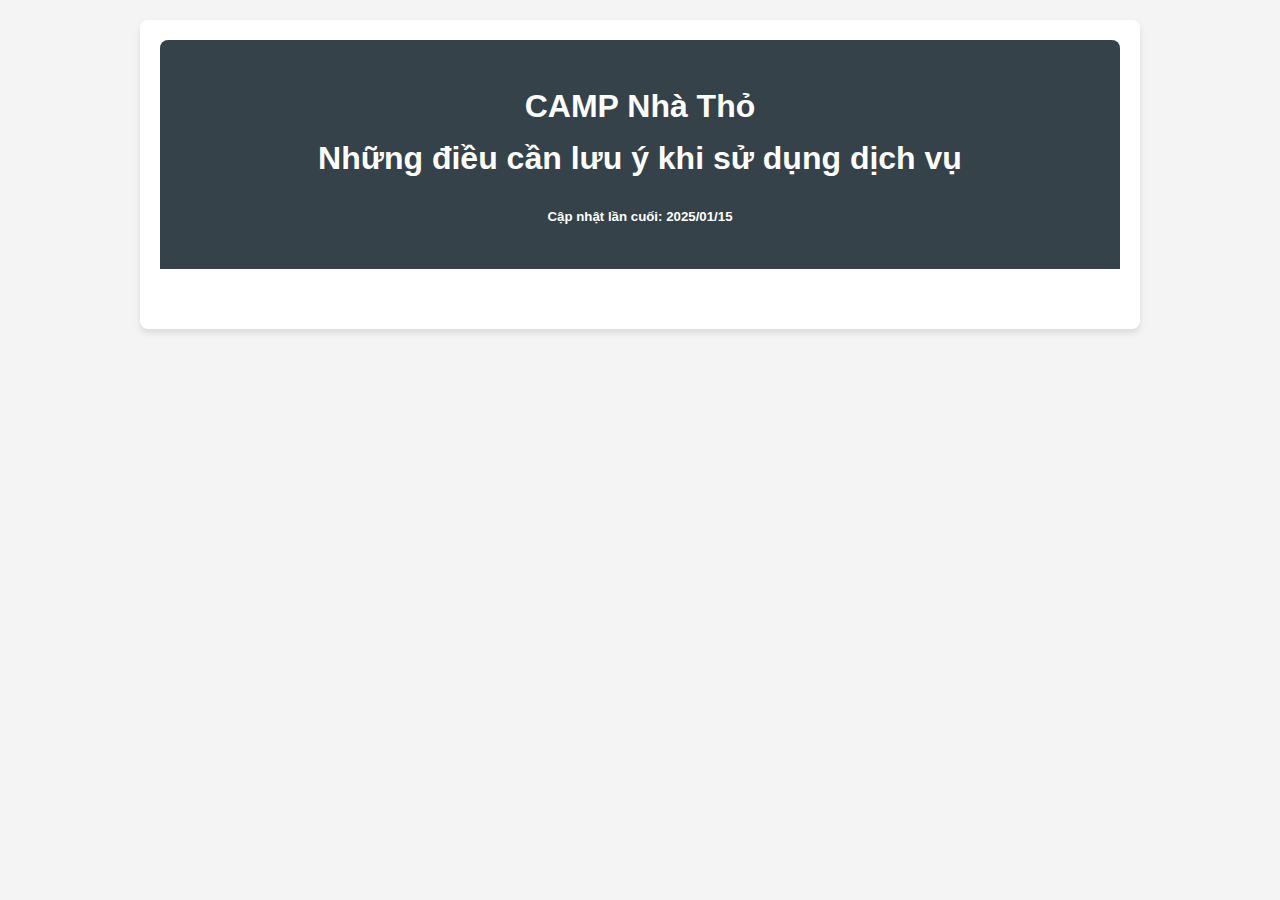
<file: Notes.html>
<!DOCTYPE html>
<html lang="vi">
<head>
    <meta charset="UTF-8">
    <meta name="viewport" content="width=device-width, initial-scale=1.0">
    <title>Lưu ý</title>
    <!-- <link rel="stylesheet" href="https://unpkg.com/ress/dist/ress.min.css"> -->
    <link rel="stylesheet" type="text/css" href="style.css">
</head>
<body>
    <div class="container">
        <!-- Header -->
        <header class="header">
            <h1>CAMP Nhà Thỏ<br>Những điều cần lưu ý khi sử dụng dịch vụ</h1>
            <h5 id="lastUpdatedDate"></h5>
        </header>
        
        <!-- Main Content -->
        <main class="content">
            
        </main>
    </div>

    <script src="script.js"></script>
</body>
</html>
</file>
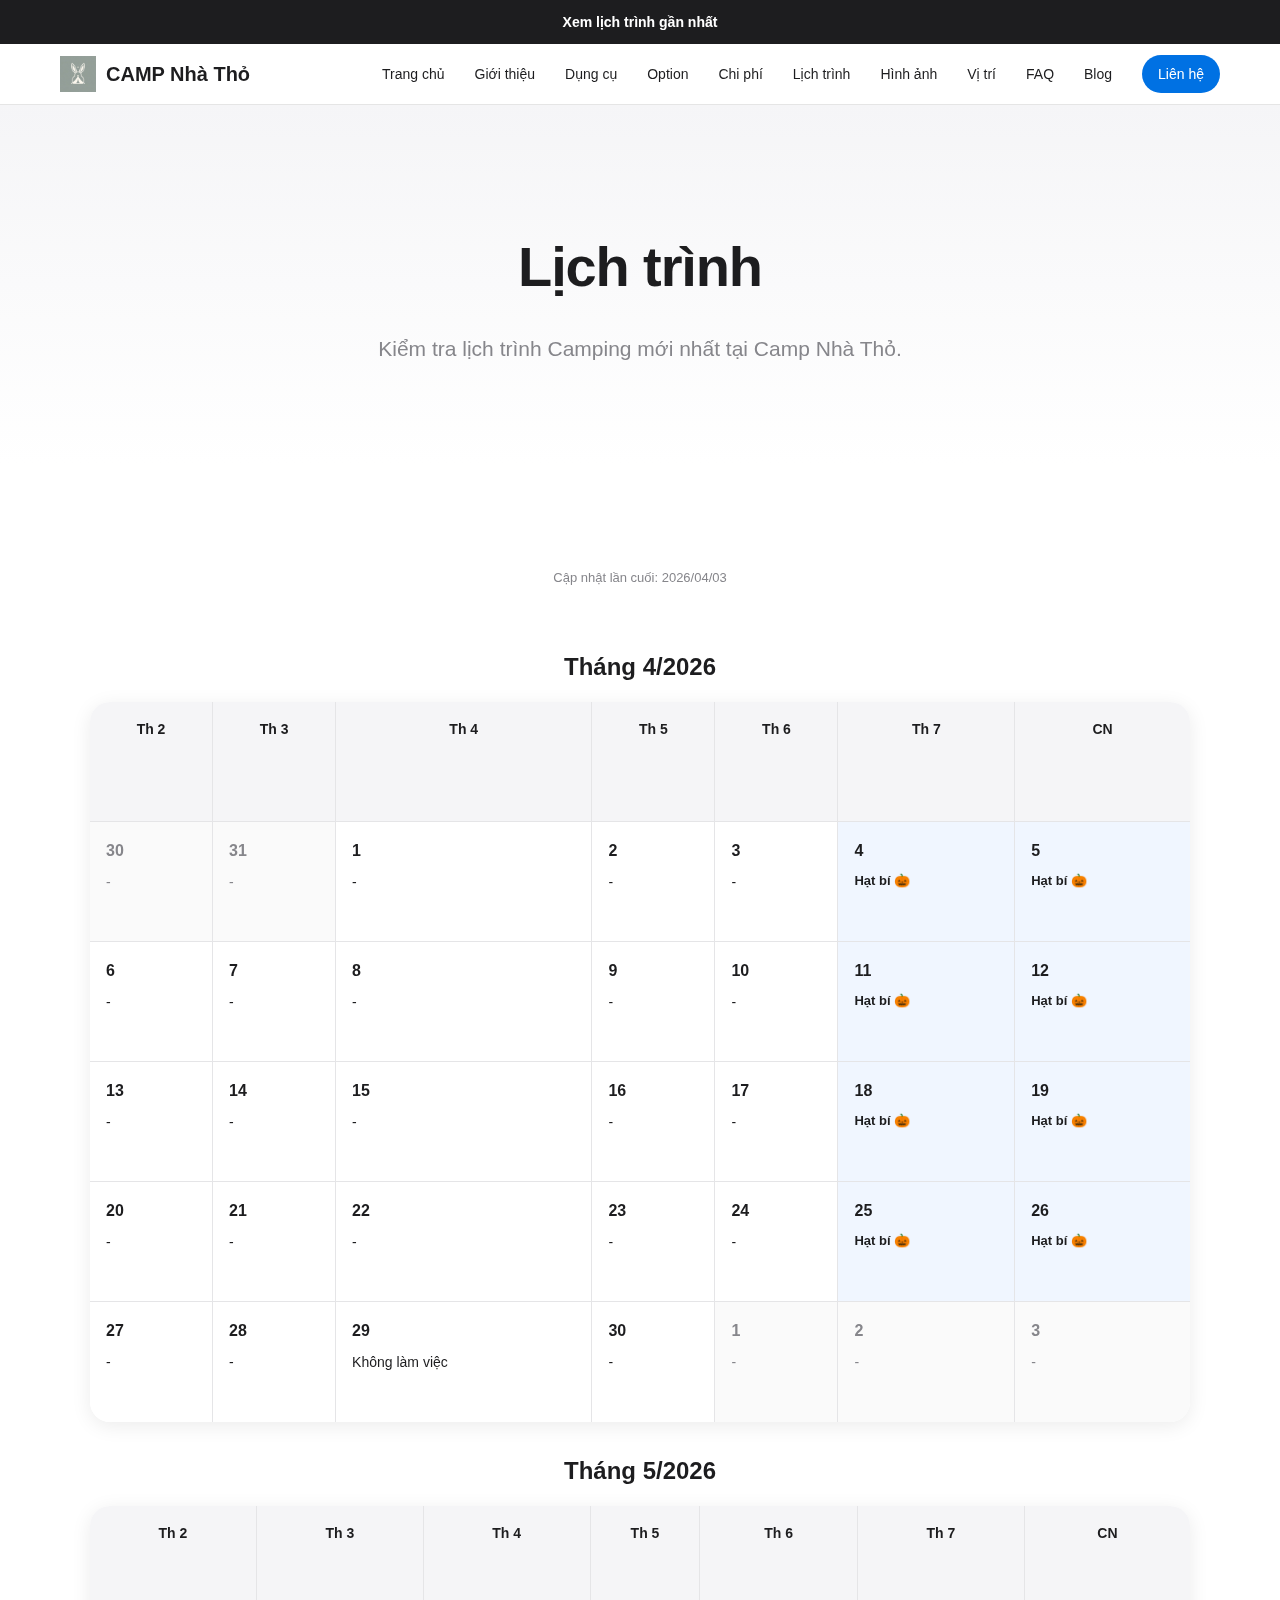
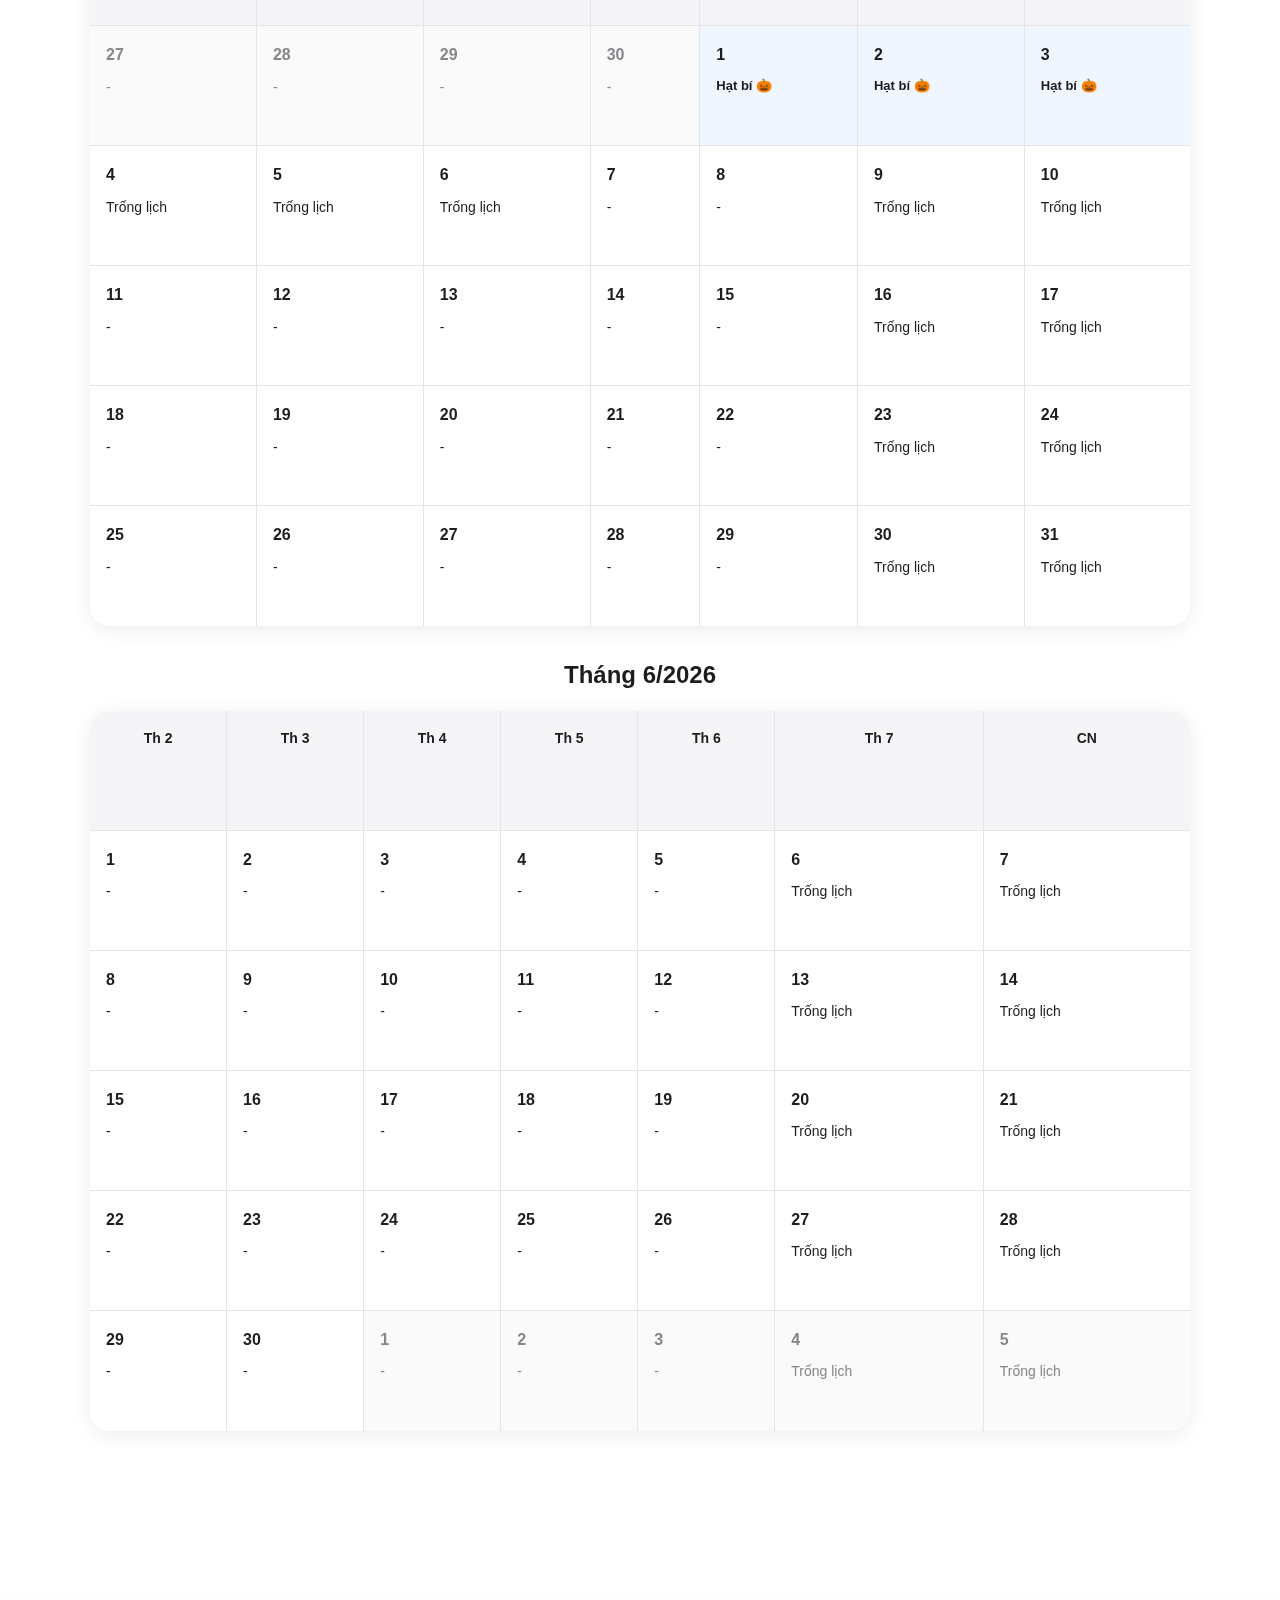
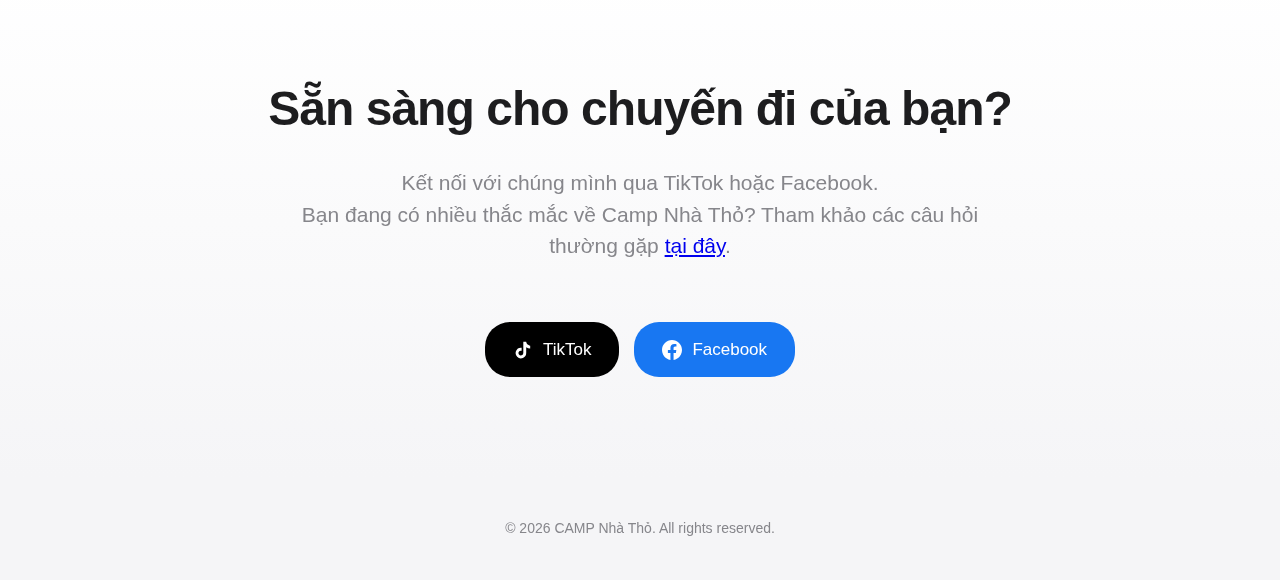
<file: schedule.html>
<!DOCTYPE html>
<html lang="vi">
<head>
    <meta charset="UTF-8">
    <meta name="viewport" content="width=device-width, initial-scale=1.0">
    <title>Lịch trình Camping | CAMP Nhà Thỏ</title>
    <meta name="description" content="Lịch trình camping mới nhất tại Camp Nhà Thỏ. Theo dõi lịch trống, lịch plan và ngày hoạt động trong các tháng sắp tới.">
    <meta name="keywords" content="lịch trình camping, lịch camp nhà thỏ, lịch trống camping, lịch đi phú sĩ">
    <meta name="robots" content="index, follow">
    <meta name="google-site-verification" content="6Jb7Q150HqA8yTBqcR8_sUdWY2mwKTpTIoPTJhN8iVY">
    <link rel="icon" href="data:image/svg+xml,%3Csvg xmlns='http://www.w3.org/2000/svg' viewBox='0 0 100 100'%3E%3Ctext y='0.9em' font-size='90'%3E%E2%9B%BA%EF%B8%8F%3C/text%3E%3C/svg%3E">
    <link rel="canonical" href="https://campnhatho.com/schedule.html">

    <meta property="og:type" content="website">
    <meta property="og:url" content="https://campnhatho.com/schedule.html">
    <meta property="og:title" content="Lịch trình Camping | CAMP Nhà Thỏ">
    <meta property="og:description" content="Cập nhật lịch trình camping mới nhất tại Camp Nhà Thỏ theo từng tháng.">
    <meta property="og:image" content="https://campnhatho.com/images/camping-1.jpg">

    <meta property="twitter:card" content="summary_large_image">
    <meta property="twitter:url" content="https://campnhatho.com/schedule.html">
    <meta property="twitter:title" content="Lịch trình Camping | CAMP Nhà Thỏ">
    <meta property="twitter:description" content="Xem lịch trình camping mới nhất tại Camp Nhà Thỏ.">
    <meta property="twitter:image" content="https://campnhatho.com/images/camping-1.jpg">

    <link rel="stylesheet" type="text/css" href="homepage.css">
    <link rel="stylesheet" href="motion.css">
    <script src="motion.js" defer></script>

    <script async src="https://www.googletagmanager.com/gtag/js?id=G-22W1X4CVZK"></script>
    <script>
      window.dataLayer = window.dataLayer || [];
      function gtag(){dataLayer.push(arguments);}
      gtag('js', new Date());
      gtag('config', 'G-22W1X4CVZK');
    </script>
    <style>
        .schedule-hero {
            margin-top: 104px;
            min-height: 40vh;
            display: flex;
            flex-direction: column;
            align-items: center;
            justify-content: center;
            text-align: center;
            padding: 60px 20px 40px;
            background: linear-gradient(180deg, #f5f5f7 0%, #ffffff 100%);
        }

        .schedule-hero h1 {
            font-size: 56px;
            font-weight: 600;
            letter-spacing: -0.02em;
            margin-bottom: 20px;
            color: #1d1d1f;
        }

        .schedule-hero p {
            font-size: 21px;
            color: #86868b;
            max-width: var(--text-narrow-max-width);
            margin: 0 auto;
        }

        @media (max-width: 768px) {
            .schedule-hero h1 {
                font-size: 40px;
            }

            .schedule-hero p {
                font-size: 19px;
            }
        }
    </style>
</head>
<body>
    <div class="announcement-bar">
        <a href="schedule.html" class="announcement-secondary">Xem lịch trình gần nhất</a>
    </div>
    <nav class="navbar">
        <div class="nav-container">
            <a href="index.html" class="nav-logo" style="text-decoration: none; color: inherit;"><img src="images/LOGO.jpg" alt="Camp Nhà Thỏ" class="nav-logo-img">CAMP Nhà Thỏ</a>
            <div class="burger-menu" id="burgerMenu">
                <span></span>
                <span></span>
                <span></span>
            </div>
            <div class="nav-links" id="navLinks">
                <a href="index.html">Trang chủ</a>
                <a href="index.html#about">Giới thiệu</a>
                <a href="equipment.html">Dụng cụ</a>
                <a href="options.html">Option</a>
                <a href="pricing.html">Chi phí</a>
                <a href="schedule.html">Lịch trình</a>
                <a href="index.html#gallery">Hình ảnh</a>
                <a href="locations.html">Vị trí</a>
                <a href="faq.html">FAQ</a>
                <a href="blog/">Blog</a>
                <a href="contact.html" class="contact-link">Liên hệ</a>
            </div>
        </div>
    </nav>

    <main>
    <section class="schedule-hero">
        <h1>Lịch trình</h1>
        <p>Kiểm tra lịch trình Camping mới nhất tại <span class="no-break">Camp Nhà Thỏ</span>.</p>
    </section>

    <section class="section">
        <div class="container">
            <div class="plan-detail-section" id="schedule">
                <p class="section-text" style="font-size: 13px; color: #86868b; margin-top: 4px;">Cập nhật lần cuối: 2026/04/03</p>
                <div class="schedule-month">
                    <h3 class="schedule-month-title">Tháng 4/2026</h3>
                    <div class="schedule-table-wrapper">
                        <table class="schedule-table">
                            <thead>
                                <tr>
                                    <th scope="col">Th 2</th>
                                    <th scope="col">Th 3</th>
                                    <th scope="col">Th 4</th>
                                    <th scope="col">Th 5</th>
                                    <th scope="col">Th 6</th>
                                    <th scope="col">Th 7</th>
                                    <th scope="col">CN</th>
                                </tr>
                            </thead>
                            <tbody>
                                <tr>
                                    <td class="is-muted is-outside-month">
                                        <div class="schedule-date">30</div>
                                        <div class="schedule-status">-</div>
                                    </td>
                                    <td class="is-muted is-outside-month">
                                        <div class="schedule-date">31</div>
                                        <div class="schedule-status">-</div>
                                    </td>
                                    <td>
                                        <div class="schedule-date">1</div>
                                        <div class="schedule-status">-</div>
                                    </td>
                                    <td>
                                        <div class="schedule-date">2</div>
                                        <div class="schedule-status">-</div>
                                    </td>
                                    <td>
                                        <div class="schedule-date">3</div>
                                        <div class="schedule-status">-</div>
                                    </td>
                                    <td class="is-active">
                                        <div class="schedule-date">4</div>
                                        <div class="schedule-plan">Hạt bí 🎃</div>
                                    </td>
                                    <td class="is-active">
                                        <div class="schedule-date">5</div>
                                        <div class="schedule-plan">Hạt bí 🎃</div>
                                    </td>
                                </tr>
                                <tr>
                                    <td>
                                        <div class="schedule-date">6</div>
                                        <div class="schedule-status">-</div>
                                    </td>
                                    <td>
                                        <div class="schedule-date">7</div>
                                        <div class="schedule-status">-</div>
                                    </td>
                                    <td>
                                        <div class="schedule-date">8</div>
                                        <div class="schedule-status">-</div>
                                    </td>
                                    <td>
                                        <div class="schedule-date">9</div>
                                        <div class="schedule-status">-</div>
                                    </td>
                                    <td>
                                        <div class="schedule-date">10</div>
                                        <div class="schedule-status">-</div>
                                    </td>
                                    <td class="is-active">
                                        <div class="schedule-date">11</div>
                                        <div class="schedule-plan">Hạt bí 🎃</div>
                                    </td>
                                    <td class="is-active">
                                        <div class="schedule-date">12</div>
                                        <div class="schedule-plan">Hạt bí 🎃</div>
                                    </td>
                                </tr>
                                <tr>
                                    <td>
                                        <div class="schedule-date">13</div>
                                        <div class="schedule-status">-</div>
                                    </td>
                                    <td>
                                        <div class="schedule-date">14</div>
                                        <div class="schedule-status">-</div>
                                    </td>
                                    <td>
                                        <div class="schedule-date">15</div>
                                        <div class="schedule-status">-</div>
                                    </td>
                                    <td>
                                        <div class="schedule-date">16</div>
                                        <div class="schedule-status">-</div>
                                    </td>
                                    <td>
                                        <div class="schedule-date">17</div>
                                        <div class="schedule-status">-</div>
                                    </td>
                                    <td class="is-active">
                                        <div class="schedule-date">18</div>
                                        <div class="schedule-plan">Hạt bí 🎃</div>
                                    </td>
                                    <td class="is-active">
                                        <div class="schedule-date">19</div>
                                        <div class="schedule-plan">Hạt bí 🎃</div>
                                    </td>
                                </tr>
                                <tr>
                                    <td>
                                        <div class="schedule-date">20</div>
                                        <div class="schedule-status">-</div>
                                    </td>
                                    <td>
                                        <div class="schedule-date">21</div>
                                        <div class="schedule-status">-</div>
                                    </td>
                                    <td>
                                        <div class="schedule-date">22</div>
                                        <div class="schedule-status">-</div>
                                    </td>
                                    <td>
                                        <div class="schedule-date">23</div>
                                        <div class="schedule-status">-</div>
                                    </td>
                                    <td>
                                        <div class="schedule-date">24</div>
                                        <div class="schedule-status">-</div>
                                    </td>
                                    <td class="is-active">
                                        <div class="schedule-date">25</div>
                                        <div class="schedule-plan">Hạt bí 🎃</div>
                                    </td>
                                    <td class="is-active">
                                        <div class="schedule-date">26</div>
                                        <div class="schedule-plan">Hạt bí 🎃</div>
                                    </td>
                                </tr>
                                <tr>
                                    <td>
                                        <div class="schedule-date">27</div>
                                        <div class="schedule-status">-</div>
                                    </td>
                                    <td>
                                        <div class="schedule-date">28</div>
                                        <div class="schedule-status">-</div>
                                    </td>
                                    <td>
                                        <div class="schedule-date">29</div>
                                        <div class="schedule-status">Không làm việc</div>
                                    </td>
                                    <td>
                                        <div class="schedule-date">30</div>
                                        <div class="schedule-status">-</div>
                                    </td>
                                    <td class="is-muted is-outside-month">
                                        <div class="schedule-date">1</div>
                                        <div class="schedule-status">-</div>
                                    </td>
                                    <td class="is-muted is-outside-month">
                                        <div class="schedule-date">2</div>
                                        <div class="schedule-status">-</div>
                                    </td>
                                    <td class="is-muted is-outside-month">
                                        <div class="schedule-date">3</div>
                                        <div class="schedule-status">-</div>
                                    </td>
                                </tr>
                            </tbody>
                        </table>
                    </div>
                </div>
                <div class="schedule-month">
                    <h3 class="schedule-month-title">Tháng 5/2026</h3>
                    <div class="schedule-table-wrapper">
                        <table class="schedule-table">
                            <thead>
                                <tr>
                                    <th scope="col">Th 2</th>
                                    <th scope="col">Th 3</th>
                                    <th scope="col">Th 4</th>
                                    <th scope="col">Th 5</th>
                                    <th scope="col">Th 6</th>
                                    <th scope="col">Th 7</th>
                                    <th scope="col">CN</th>
                                </tr>
                            </thead>
                            <tbody>
                                <tr>
                                    <td class="is-muted is-outside-month">
                                        <div class="schedule-date">27</div>
                                        <div class="schedule-status">-</div>
                                    </td>
                                    <td class="is-muted is-outside-month">
                                        <div class="schedule-date">28</div>
                                        <div class="schedule-status">-</div>
                                    </td>
                                    <td class="is-muted is-outside-month">
                                        <div class="schedule-date">29</div>
                                        <div class="schedule-status">-</div>
                                    </td>
                                    <td class="is-muted is-outside-month">
                                        <div class="schedule-date">30</div>
                                        <div class="schedule-status">-</div>
                                    </td>
                                    <td class="is-active">
                                        <div class="schedule-date">1</div>
                                        <div class="schedule-plan">Hạt bí 🎃</div>
                                    </td>
                                    <td class="is-active">
                                        <div class="schedule-date">2</div>
                                        <div class="schedule-plan">Hạt bí 🎃</div>
                                    </td>
                                    <td class="is-active">
                                        <div class="schedule-date">3</div>
                                        <div class="schedule-plan">Hạt bí 🎃</div>
                                    </td>
                                </tr>
                                <tr>
                                    <td>
                                        <div class="schedule-date">4</div>
                                        <div class="schedule-status">Trống lịch</div>
                                    </td>
                                    <td>
                                        <div class="schedule-date">5</div>
                                        <div class="schedule-status">Trống lịch</div>
                                    </td>
                                    <td>
                                        <div class="schedule-date">6</div>
                                        <div class="schedule-status">Trống lịch</div>
                                    </td>
                                    <td>
                                        <div class="schedule-date">7</div>
                                        <div class="schedule-status">-</div>
                                    </td>
                                    <td>
                                        <div class="schedule-date">8</div>
                                        <div class="schedule-status">-</div>
                                    </td>
                                    <td>
                                        <div class="schedule-date">9</div>
                                        <div class="schedule-status">Trống lịch</div>
                                    </td>
                                    <td>
                                        <div class="schedule-date">10</div>
                                        <div class="schedule-status">Trống lịch</div>
                                    </td>
                                </tr>
                                <tr>
                                    <td>
                                        <div class="schedule-date">11</div>
                                        <div class="schedule-status">-</div>
                                    </td>
                                    <td>
                                        <div class="schedule-date">12</div>
                                        <div class="schedule-status">-</div>
                                    </td>
                                    <td>
                                        <div class="schedule-date">13</div>
                                        <div class="schedule-status">-</div>
                                    </td>
                                    <td>
                                        <div class="schedule-date">14</div>
                                        <div class="schedule-status">-</div>
                                    </td>
                                    <td>
                                        <div class="schedule-date">15</div>
                                        <div class="schedule-status">-</div>
                                    </td>
                                    <td>
                                        <div class="schedule-date">16</div>
                                        <div class="schedule-status">Trống lịch</div>
                                    </td>
                                    <td>
                                        <div class="schedule-date">17</div>
                                        <div class="schedule-status">Trống lịch</div>
                                    </td>
                                </tr>
                                <tr>
                                    <td>
                                        <div class="schedule-date">18</div>
                                        <div class="schedule-status">-</div>
                                    </td>
                                    <td>
                                        <div class="schedule-date">19</div>
                                        <div class="schedule-status">-</div>
                                    </td>
                                    <td>
                                        <div class="schedule-date">20</div>
                                        <div class="schedule-status">-</div>
                                    </td>
                                    <td>
                                        <div class="schedule-date">21</div>
                                        <div class="schedule-status">-</div>
                                    </td>
                                    <td>
                                        <div class="schedule-date">22</div>
                                        <div class="schedule-status">-</div>
                                    </td>
                                    <td>
                                        <div class="schedule-date">23</div>
                                        <div class="schedule-status">Trống lịch</div>
                                    </td>
                                    <td>
                                        <div class="schedule-date">24</div>
                                        <div class="schedule-status">Trống lịch</div>
                                    </td>
                                </tr>
                                <tr>
                                    <td>
                                        <div class="schedule-date">25</div>
                                        <div class="schedule-status">-</div>
                                    </td>
                                    <td>
                                        <div class="schedule-date">26</div>
                                        <div class="schedule-status">-</div>
                                    </td>
                                    <td>
                                        <div class="schedule-date">27</div>
                                        <div class="schedule-status">-</div>
                                    </td>
                                    <td>
                                        <div class="schedule-date">28</div>
                                        <div class="schedule-status">-</div>
                                    </td>
                                    <td>
                                        <div class="schedule-date">29</div>
                                        <div class="schedule-status">-</div>
                                    </td>
                                    <td>
                                        <div class="schedule-date">30</div>
                                        <div class="schedule-status">Trống lịch</div>
                                    </td>
                                    <td>
                                        <div class="schedule-date">31</div>
                                        <div class="schedule-status">Trống lịch</div>
                                    </td>
                                </tr>
                            </tbody>
                        </table>
                    </div>
                </div>
                <div class="schedule-month">
                    <h3 class="schedule-month-title">Tháng 6/2026</h3>
                    <div class="schedule-table-wrapper">
                        <table class="schedule-table">
                            <thead>
                                <tr>
                                    <th scope="col">Th 2</th>
                                    <th scope="col">Th 3</th>
                                    <th scope="col">Th 4</th>
                                    <th scope="col">Th 5</th>
                                    <th scope="col">Th 6</th>
                                    <th scope="col">Th 7</th>
                                    <th scope="col">CN</th>
                                </tr>
                            </thead>
                            <tbody>
                                <tr>
                                    <td>
                                        <div class="schedule-date">1</div>
                                        <div class="schedule-status">-</div>
                                    </td>
                                    <td>
                                        <div class="schedule-date">2</div>
                                        <div class="schedule-status">-</div>
                                    </td>
                                    <td>
                                        <div class="schedule-date">3</div>
                                        <div class="schedule-status">-</div>
                                    </td>
                                    <td>
                                        <div class="schedule-date">4</div>
                                        <div class="schedule-status">-</div>
                                    </td>
                                    <td>
                                        <div class="schedule-date">5</div>
                                        <div class="schedule-status">-</div>
                                    </td>
                                    <td>
                                        <div class="schedule-date">6</div>
                                        <div class="schedule-status">Trống lịch</div>
                                    </td>
                                    <td>
                                        <div class="schedule-date">7</div>
                                        <div class="schedule-status">Trống lịch</div>
                                    </td>
                                </tr>
                                <tr>
                                    <td>
                                        <div class="schedule-date">8</div>
                                        <div class="schedule-status">-</div>
                                    </td>
                                    <td>
                                        <div class="schedule-date">9</div>
                                        <div class="schedule-status">-</div>
                                    </td>
                                    <td>
                                        <div class="schedule-date">10</div>
                                        <div class="schedule-status">-</div>
                                    </td>
                                    <td>
                                        <div class="schedule-date">11</div>
                                        <div class="schedule-status">-</div>
                                    </td>
                                    <td>
                                        <div class="schedule-date">12</div>
                                        <div class="schedule-status">-</div>
                                    </td>
                                    <td>
                                        <div class="schedule-date">13</div>
                                        <div class="schedule-status">Trống lịch</div>
                                    </td>
                                    <td>
                                        <div class="schedule-date">14</div>
                                        <div class="schedule-status">Trống lịch</div>
                                    </td>
                                </tr>
                                <tr>
                                    <td>
                                        <div class="schedule-date">15</div>
                                        <div class="schedule-status">-</div>
                                    </td>
                                    <td>
                                        <div class="schedule-date">16</div>
                                        <div class="schedule-status">-</div>
                                    </td>
                                    <td>
                                        <div class="schedule-date">17</div>
                                        <div class="schedule-status">-</div>
                                    </td>
                                    <td>
                                        <div class="schedule-date">18</div>
                                        <div class="schedule-status">-</div>
                                    </td>
                                    <td>
                                        <div class="schedule-date">19</div>
                                        <div class="schedule-status">-</div>
                                    </td>
                                    <td>
                                        <div class="schedule-date">20</div>
                                        <div class="schedule-status">Trống lịch</div>
                                    </td>
                                    <td>
                                        <div class="schedule-date">21</div>
                                        <div class="schedule-status">Trống lịch</div>
                                    </td>
                                </tr>
                                <tr>
                                    <td>
                                        <div class="schedule-date">22</div>
                                        <div class="schedule-status">-</div>
                                    </td>
                                    <td>
                                        <div class="schedule-date">23</div>
                                        <div class="schedule-status">-</div>
                                    </td>
                                    <td>
                                        <div class="schedule-date">24</div>
                                        <div class="schedule-status">-</div>
                                    </td>
                                    <td>
                                        <div class="schedule-date">25</div>
                                        <div class="schedule-status">-</div>
                                    </td>
                                    <td>
                                        <div class="schedule-date">26</div>
                                        <div class="schedule-status">-</div>
                                    </td>
                                    <td>
                                        <div class="schedule-date">27</div>
                                        <div class="schedule-status">Trống lịch</div>
                                    </td>
                                    <td>
                                        <div class="schedule-date">28</div>
                                        <div class="schedule-status">Trống lịch</div>
                                    </td>
                                </tr>
                                <tr>
                                    <td>
                                        <div class="schedule-date">29</div>
                                        <div class="schedule-status">-</div>
                                    </td>
                                    <td>
                                        <div class="schedule-date">30</div>
                                        <div class="schedule-status">-</div>
                                    </td>
                                    <td class="is-muted is-outside-month">
                                        <div class="schedule-date">1</div>
                                        <div class="schedule-status">-</div>
                                    </td>
                                    <td class="is-muted is-outside-month">
                                        <div class="schedule-date">2</div>
                                        <div class="schedule-status">-</div>
                                    </td>
                                    <td class="is-muted is-outside-month">
                                        <div class="schedule-date">3</div>
                                        <div class="schedule-status">-</div>
                                    </td>
                                    <td class="is-muted is-outside-month">
                                        <div class="schedule-date">4</div>
                                        <div class="schedule-status">Trống lịch</div>
                                    </td>
                                    <td class="is-muted is-outside-month">
                                        <div class="schedule-date">5</div>
                                        <div class="schedule-status">Trống lịch</div>
                                    </td>
                                </tr>
                            </tbody>
                        </table>
                    </div>
                </div>
            </div>
        </div>
    </section>

    <section class="section section-cta">
        <div class="container">
            <h2 class="section-title">Sẵn sàng cho chuyến đi của bạn?</h2>
            <p class="section-text">
                Kết nối với chúng mình qua TikTok hoặc Facebook.<br>
                Bạn đang có nhiều thắc mắc về <span class="no-break">Camp Nhà Thỏ</span>? Tham khảo các câu hỏi thường gặp <a href="faq.html">tại đây</a>.
            </p>
            <div class="social-buttons">
                <a href="https://www.tiktok.com/@camp.nha.tho?_r=1&_t=ZS-930ogoGIv22" target="_blank" rel="noopener noreferrer" class="social-btn social-btn-tiktok">
                    <span class="social-btn-icon" aria-hidden="true">
                        <svg viewBox="0 0 24 24" role="img" focusable="false" aria-hidden="true">
                            <path d="M19.59 6.69a4.83 4.83 0 0 1-3.77-4.25V2h-3.45v13.67a2.89 2.89 0 0 1-5.2 1.74 2.89 2.89 0 0 1 2.31-4.64 2.93 2.93 0 0 1 .88.13V9.4a6.84 6.84 0 0 0-1-.05A6.33 6.33 0 0 0 5 20.1a6.34 6.34 0 0 0 10.86-4.43v-7a8.16 8.16 0 0 0 4.77 1.52v-3.4a4.85 4.85 0 0 1-1-.1z"/>
                        </svg>
                    </span>
                    <span>TikTok</span>
                </a>
                <a href="https://www.facebook.com/share/15VaMf4oUvn/?mibextid=wwXIfr" target="_blank" rel="noopener noreferrer" class="social-btn social-btn-facebook">
                    <span class="social-btn-icon" aria-hidden="true">
                        <svg viewBox="0 0 24 24" role="img" focusable="false" aria-hidden="true">
                            <path d="M24 12.073c0-6.627-5.373-12-12-12s-12 5.373-12 12c0 5.99 4.388 10.954 10.125 11.854v-8.385H7.078v-3.47h3.047V9.43c0-3.007 1.792-4.669 4.533-4.669 1.312 0 2.686.235 2.686.235v2.953H15.83c-1.491 0-1.956.925-1.956 1.874v2.25h3.328l-.532 3.47h-2.796v8.385C19.612 23.027 24 18.062 24 12.073z"/>
                        </svg>
                    </span>
                    <span>Facebook</span>
                </a>
            </div>
        </div>
    </section>
    </main>

    <footer class="footer">
        <div class="container">
            <p>&copy; 2026 CAMP Nhà Thỏ. All rights reserved.</p>
        </div>
    </footer>

    <script>
        const burgerMenu = document.getElementById('burgerMenu');
        const navLinks = document.getElementById('navLinks');

        if (burgerMenu && navLinks) {
            burgerMenu.addEventListener('click', function() {
                burgerMenu.classList.toggle('active');
                navLinks.classList.toggle('active');
            });

            const links = navLinks.querySelectorAll('a');
            links.forEach(link => {
                link.addEventListener('click', function() {
                    burgerMenu.classList.remove('active');
                    navLinks.classList.remove('active');
                });
            });

            document.addEventListener('click', function(event) {
                const isClickInsideNav = navLinks.contains(event.target);
                const isClickOnBurger = burgerMenu.contains(event.target);

                if (!isClickInsideNav && !isClickOnBurger && navLinks.classList.contains('active')) {
                    burgerMenu.classList.remove('active');
                    navLinks.classList.remove('active');
                }
            });
        }
    </script>
</body>
</html>
</file>
<file: motion.css>
/* Subtle scroll / enter-viewport motion — paired with motion.js */

@media (prefers-reduced-motion: no-preference) {
    @keyframes motion-fade-up {
        from {
            opacity: 0.88;
            transform: translate3d(0, 12px, 0);
        }
        to {
            opacity: 1;
            transform: translate3d(0, 0, 0);
        }
    }

    .motion-reveal {
        animation: motion-fade-up 0.62s cubic-bezier(0.22, 1, 0.36, 1) forwards;
    }
}

@media (prefers-reduced-motion: reduce) {
    .motion-reveal {
        animation: none;
    }
}
</file>
<file: style.css>
/* General Reset */
body, h2, h3, h4, p, label, select, input {
    margin: 0;
    padding: 0;
    box-sizing: border-box;
}

body {
    font-family: Arial, sans-serif;
    background: #f4f4f4;
    color: #333;
    line-height: 1.6;
    margin: 0;
}

.container {
    max-width: 960px;
    margin: 20px auto;
    padding: 20px;
    background: #fff;
    border-radius: 8px;
    box-shadow: 0 4px 6px rgba(0, 0, 0, 0.1);
}

.header {
    text-align: center;
    background: #35424a;
    color: #fff;
    padding: 20px 0;
    border-radius: 8px 8px 0 0;
}

.content {
    padding: 20px;
}

.block {
    padding: 20px;
    margin-bottom: 20px;
    background: #f9f9f9;
    border-radius: 8px;
    border: 1px solid #ddd;
    box-shadow: 0 2px 4px rgba(0, 0, 0, 0.1);
}

.block h3, h4 {
    margin-bottom: 10px;
    color: #35424a;
}

select, input[type="checkbox"] {
    display: block;
    padding: 8px;
    margin: 10px 0;
    border: 1px solid #ccc;
    border-radius: 4px;
}

hr {
    border: none;
    border-top: 1px solid #ccc;
    margin: 20px 0;
}

span {
    color: #8d8d8d;
    margin: 0;
    padding: 0;
    display: inline;
}

#totalCost {
    font-size: 1.2em;
    font-weight: bold;
    color: #0f1011;
}


.checkbox-container {
    display: flex;
    flex-direction: column; /* Sắp xếp các checkbox theo cột */
    gap: 10px; /* Tạo khoảng cách giữa các dòng */
}

.checkbox-container label {
    display: flex;
    align-items: center; /* Căn giữa checkbox và văn bản theo chiều dọc */
    gap: 8px; 
}

.checkbox-container input[type="checkbox"] {
    margin: 0; /* Loại bỏ khoảng trống mặc định của checkbox */
    width: auto; /* Đảm bảo checkbox không chiếm toàn bộ chiều rộng */
}

.highlight {
    margin-top: 10px;
    font-size: 1.2em;
    font-weight: bold;
    color: #35424a;
}

.required {
    color: red;
    font-weight: bold;
}

.disabled-option {
    color: gray;
}

.tddv {
    display: block;
}

@media (max-width: 768px) {
    .container {
        padding: 10px;
    }
}
</file>
<file: homepage.css>
/* Reset & Base Styles */
* {
    margin: 0;
    padding: 0;
    box-sizing: border-box;
}

body {
    font-family: -apple-system, BlinkMacSystemFont, 'Segoe UI', Roboto, 'Helvetica Neue', Arial, sans-serif;
    color: #1d1d1f;
    background: #ffffff;
    line-height: 1.6;
    overflow-x: hidden;
}

/* Prevent word breaking for proper nouns and compound words */
.no-break {
    white-space: nowrap;
}

/* Better word breaking for Vietnamese text */
.section-text,
.faq-answer,
.location-detail p,
.service-text,
.target-text {
    word-break: keep-all;
    overflow-wrap: break-word;
}

.container {
    max-width: 1200px;
    margin: 0 auto;
    padding: 0 20px;
}

/* Navigation */
.navbar {
    position: fixed;
    top: 44px;
    left: 0;
    right: 0;
    background: rgba(255, 255, 255, 0.8);
    backdrop-filter: saturate(180%) blur(20px);
    -webkit-backdrop-filter: saturate(180%) blur(20px);
    z-index: 1000;
    border-bottom: 1px solid rgba(0, 0, 0, 0.1);
}

.nav-container {
    max-width: 1200px;
    margin: 0 auto;
    padding: 0 20px;
    display: flex;
    justify-content: space-between;
    align-items: center;
    height: 60px;
}

.nav-logo {
    display: flex;
    align-items: center;
    gap: 10px;
    font-size: 20px;
    font-weight: 600;
    color: #1d1d1f;
}

.nav-logo-img {
    height: 36px;
    width: auto;
    object-fit: contain;
    vertical-align: middle;
}

.announcement-bar {
    position: fixed;
    top: 0;
    left: 0;
    right: 0;
    height: 44px;
    background: #1d1d1f;
    color: #ffffff;
    display: flex;
    align-items: center;
    justify-content: center;
    z-index: 1100;
    padding: 0 16px;
}

.announcement-bar a {
    color: #ffffff;
    text-decoration: none;
    font-size: 14px;
    font-weight: 600;
    text-align: center;
}

.announcement-bar a:hover {
    text-decoration: underline;
}

#schedule {
    scroll-margin-top: 160px;
}

.nav-links {
    display: flex;
    gap: 30px;
    align-items: center;
}

.nav-links a {
    text-decoration: none;
    color: #1d1d1f;
    font-size: 14px;
    font-weight: 400;
    transition: opacity 0.3s;
}

.nav-links a:hover {
    opacity: 0.7;
}

.nav-links a.contact-link {
    background: #0071e3;
    color: white;
    padding: 8px 16px;
    border-radius: 20px;
    font-weight: 500;
}

.nav-links a.contact-link:hover {
    opacity: 1;
    background: #0077ed;
}

/* Burger Menu */
.burger-menu {
    display: none;
    flex-direction: column;
    cursor: pointer;
    gap: 5px;
    z-index: 1001;
}

.burger-menu span {
    width: 25px;
    height: 3px;
    background: #1d1d1f;
    border-radius: 3px;
    transition: all 0.3s;
}

.burger-menu.active span:nth-child(1) {
    transform: rotate(45deg) translate(8px, 8px);
}

.burger-menu.active span:nth-child(2) {
    opacity: 0;
}

.burger-menu.active span:nth-child(3) {
    transform: rotate(-45deg) translate(7px, -7px);
}

.btn-primary {
    background: #0071e3;
    color: white;
    padding: 8px 16px;
    border-radius: 20px;
    text-decoration: none;
    font-size: 14px;
    font-weight: 500;
    transition: background 0.3s;
}

.btn-primary:hover {
    background: #0077ed;
}

/* Hero Section */
.hero {
    margin-top: 104px;
    min-height: 90vh;
    display: flex;
    flex-direction: column;
    align-items: center;
    justify-content: center;
    text-align: center;
    padding: 80px 20px;
    background: linear-gradient(180deg, #f5f5f7 0%, #ffffff 100%);
}

.price-reason {
    display: block;
    margin-top: 4px;
    font-size: 12px;
    font-weight: 500;
    color: #86868b;
}

.hero-content {
    max-width: 800px;
    margin-bottom: 60px;
}

.hero-title {
    font-size: 64px;
    font-weight: 600;
    letter-spacing: -0.02em;
    margin-bottom: 20px;
    color: #1d1d1f;
}

.hero-subtitle {
    font-size: 24px;
    font-weight: 400;
    color: #86868b;
    margin-bottom: 40px;
}

.btn-hero {
    display: inline-block;
    background: #0071e3;
    color: white;
    padding: 14px 28px;
    border-radius: 25px;
    text-decoration: none;
    font-size: 17px;
    font-weight: 500;
    transition: background 0.3s, transform 0.2s;
}

.btn-hero:hover {
    background: #0077ed;
    transform: translateY(-2px);
}

.hero-image {
    width: 100%;
    max-width: 1200px;
    margin-top: 40px;
    border-radius: 20px;
    overflow: hidden;
    box-shadow: 0 20px 60px rgba(0, 0, 0, 0.1);
}

.hero-image img {
    width: 100%;
    height: auto;
    display: block;
    object-fit: cover;
}

/* Section Styles */
.section {
    padding: 100px 20px;
}

.section-dark {
    background: #f5f5f7;
}

.section-title {
    font-size: 48px;
    font-weight: 600;
    text-align: center;
    margin-bottom: 20px;
    letter-spacing: -0.02em;
    color: #1d1d1f;
}

.section-text {
    font-size: 21px;
    text-align: center;
    color: #86868b;
    max-width: 700px;
    margin: 0 auto 60px;
    line-height: 1.5;
}

/* Features */
.features {
    display: grid;
    grid-template-columns: repeat(auto-fit, minmax(200px, 1fr));
    gap: 40px;
    max-width: 1200px;
    margin: 0 auto;
}

.features-slider {
    display: none;
}

/* Slider Container */
.slider-container {
    position: relative;
    max-width: 1200px;
    margin: 0 auto;
}

.slider-wrapper {
    overflow: hidden;
    position: relative;
    width: 100%;
}

.slider-track {
    display: flex;
    transition: transform 0.3s ease;
    will-change: transform;
    width: 100%;
}

.slider-item {
    flex: 0 0 100%;
    min-width: 0;
    padding: 0 10px;
    width: 100%;
    box-sizing: border-box;
    flex-shrink: 0;
}

.slider-nav {
    display: flex;
    justify-content: center;
    align-items: center;
    gap: 10px;
    margin-top: 30px;
}

.slider-dot {
    width: 10px;
    height: 10px;
    border-radius: 50%;
    background: #d1d1d6;
    border: none;
    cursor: pointer;
    transition: background 0.3s;
    padding: 0;
}

.slider-dot.active {
    background: #0071e3;
    width: 30px;
    border-radius: 5px;
}

.slider-arrow {
    position: absolute;
    top: 50%;
    transform: translateY(-50%);
    background: rgba(255, 255, 255, 0.9);
    border: 1px solid #e5e5e7;
    border-radius: 50%;
    width: 40px;
    height: 40px;
    display: flex;
    align-items: center;
    justify-content: center;
    cursor: pointer;
    z-index: 10;
    transition: all 0.3s;
    font-size: 18px;
    color: #1d1d1f;
}

.slider-arrow:hover {
    background: white;
    box-shadow: 0 2px 10px rgba(0, 0, 0, 0.1);
}

.slider-arrow.prev {
    left: -20px;
}

.slider-arrow.next {
    right: -20px;
}

.slider-arrow:disabled {
    opacity: 0.3;
    cursor: not-allowed;
}

.feature {
    text-align: center;
    padding: 30px;
}

.feature-icon {
    font-size: 48px;
    margin-bottom: 20px;
}

.feature h3 {
    font-size: 24px;
    font-weight: 600;
    margin-bottom: 10px;
    color: #1d1d1f;
}

.feature p {
    font-size: 17px;
    color: #86868b;
    line-height: 1.5;
}

/* Equipment Grid */
.equipment-grid {
    display: grid;
    grid-template-columns: repeat(auto-fit, minmax(250px, 1fr));
    gap: 30px;
    max-width: 1000px;
    margin: 0 auto;
}

.equipment-card {
    background: white;
    padding: 40px 30px;
    border-radius: 20px;
    text-align: center;
    box-shadow: 0 4px 20px rgba(0, 0, 0, 0.08);
    transition: transform 0.3s, box-shadow 0.3s;
}

.equipment-card:hover {
    transform: translateY(-5px);
    box-shadow: 0 8px 30px rgba(0, 0, 0, 0.12);
}

.equipment-card h3 {
    font-size: 24px;
    font-weight: 600;
    margin-bottom: 10px;
    color: #1d1d1f;
}

.equipment-card p {
    font-size: 17px;
    color: #86868b;
    margin-bottom: 20px;
}

.equipment-price {
    font-size: 28px;
    font-weight: 600;
    color: #0071e3;
}

/* Equipment Preview */
.equipment-preview {
    max-width: 1200px;
    margin: 0 auto;
}

.equipment-preview-grid {
    display: grid;
    grid-template-columns: repeat(5, 1fr);
    gap: 20px;
    margin-top: 50px;
}

/* Responsive for smaller desktop screens */
@media (max-width: 1400px) {
    .equipment-preview-grid {
        grid-template-columns: repeat(auto-fit, minmax(200px, 1fr));
        gap: 25px;
    }
}

/* Tablet breakpoint */
@media (max-width: 1024px) {
    .equipment-preview-grid {
        grid-template-columns: repeat(auto-fit, minmax(180px, 1fr));
        gap: 20px;
    }
}

.equipment-preview-slider {
    display: none;
}

.blog-preview-grid {
    display: grid;
    grid-template-columns: repeat(auto-fit, minmax(260px, 1fr));
    gap: 30px;
    max-width: 900px;
    margin: 0 auto;
}

.blog-preview-card {
    background: white;
    border-radius: 20px;
    overflow: hidden;
    box-shadow: 0 4px 20px rgba(0, 0, 0, 0.08);
    transition: transform 0.3s, box-shadow 0.3s;
    text-decoration: none;
    color: inherit;
    display: block;
}

.blog-preview-card:hover {
    transform: translateY(-4px);
    box-shadow: 0 8px 30px rgba(0, 0, 0, 0.12);
}

.blog-preview-image img {
    width: 100%;
    height: 220px;
    object-fit: cover;
    display: block;
}

.blog-preview-content {
    padding: 24px 24px 28px;
}

.blog-preview-title {
    font-size: 22px;
    font-weight: 600;
    margin-bottom: 12px;
    color: #1d1d1f;
    line-height: 1.3;
}

.blog-preview-text {
    font-size: 16px;
    color: #86868b;
    line-height: 1.6;
    margin-bottom: 18px;
}

.blog-preview-link {
    font-size: 14px;
    font-weight: 600;
    color: #0071e3;
}

.blog-content img {
    max-width: 100%;
    height: auto;
    display: block;
    margin: 24px auto;
    border-radius: 16px;
}

.equipment-preview-item {
    text-align: center;
    padding: 0;
    background: white;
    border-radius: 20px;
    box-shadow: 0 4px 20px rgba(0, 0, 0, 0.08);
    transition: transform 0.3s, box-shadow 0.3s;
    overflow: hidden;
}

.equipment-preview-item:hover {
    transform: translateY(-5px);
    box-shadow: 0 8px 30px rgba(0, 0, 0, 0.12);
}

.equipment-preview-image {
    width: 100%;
    height: 180px;
    overflow: hidden;
    position: relative;
}

.equipment-preview-image img {
    width: 100%;
    height: 100%;
    object-fit: cover;
    display: block;
    transition: transform 0.3s;
}

.equipment-preview-item:hover .equipment-preview-image img {
    transform: scale(1.05);
}

.equipment-icon {
    font-size: 40px;
    margin: 20px 0 15px;
}

.equipment-preview-item h3 {
    font-size: 20px;
    font-weight: 600;
    margin-bottom: 10px;
    color: #1d1d1f;
    padding: 0 20px;
}

.equipment-preview-item p {
    font-size: 16px;
    color: #86868b;
    line-height: 1.5;
    padding: 0 20px 25px;
    margin: 0;
}

/* Gallery */
.gallery-grid {
    display: grid;
    grid-template-columns: repeat(3, 1fr);
    gap: 20px;
    max-width: 1200px;
    margin: 0 auto;
}

/* Responsive for smaller desktop screens */
@media (max-width: 1400px) {
    .gallery-grid {
        grid-template-columns: repeat(auto-fit, minmax(280px, 1fr));
        gap: 20px;
    }
}

.gallery-item {
    border-radius: 15px;
    overflow: hidden;
    aspect-ratio: 4/3;
    box-shadow: 0 4px 20px rgba(0, 0, 0, 0.08);
    transition: transform 0.3s;
}

.gallery-item:hover {
    transform: scale(1.02);
}

.gallery-img {
    width: 100%;
    height: 100%;
    object-fit: cover;
    display: block;
}

/* Locations Preview Section */
.locations-preview {
    display: grid;
    grid-template-columns: repeat(2, 1fr);
    gap: 30px;
    max-width: 900px;
    margin: 50px auto 0;
}

.location-card {
    background: white;
    padding: 40px;
    border-radius: 20px;
    text-align: center;
    box-shadow: 0 4px 20px rgba(0, 0, 0, 0.08);
    transition: transform 0.3s, box-shadow 0.3s;
}

.location-card:hover {
    transform: translateY(-5px);
    box-shadow: 0 8px 30px rgba(0, 0, 0, 0.12);
}

.location-icon {
    font-size: 48px;
    margin-bottom: 20px;
}

.location-card h3 {
    font-size: 24px;
    font-weight: 600;
    margin-bottom: 15px;
    color: #1d1d1f;
}

.location-card p {
    font-size: 17px;
    color: #86868b;
    line-height: 1.6;
    margin: 0;
}

/* FAQ Preview Section */
.faq-preview-container {
    max-width: 900px;
    margin: 0 auto;
}

.faq-preview-item {
    background: white;
    padding: 30px;
    border-radius: 20px;
    margin-bottom: 20px;
    box-shadow: 0 4px 20px rgba(0, 0, 0, 0.08);
    transition: transform 0.3s, box-shadow 0.3s;
}

.faq-preview-item:hover {
    transform: translateY(-2px);
    box-shadow: 0 8px 30px rgba(0, 0, 0, 0.12);
}

.faq-preview-question {
    display: flex;
    align-items: center;
    gap: 15px;
    margin-bottom: 15px;
}

.faq-preview-icon {
    font-size: 24px;
    flex-shrink: 0;
}

.faq-preview-question h3 {
    font-size: 20px;
    font-weight: 600;
    margin: 0;
    color: #1d1d1f;
    line-height: 1.4;
}

.faq-preview-answer {
    font-size: 17px;
    color: #1d1d1f;
    line-height: 1.7;
    padding-left: 39px;
}

.faq-preview-answer p {
    margin: 0;
}

.faq-preview-answer strong {
    color: #1d1d1f;
    font-weight: 600;
}

/* Pricing */
.pricing-grid {
    display: grid;
    grid-template-columns: repeat(auto-fit, minmax(240px, 1fr));
    gap: 30px;
    max-width: 900px;
    margin: 0 auto;
}

.pricing-card {
    background: white;
    padding: 40px 30px;
    border-radius: 20px;
    text-align: center;
    box-shadow: 0 4px 20px rgba(0, 0, 0, 0.08);
    transition: transform 0.3s, box-shadow 0.3s;
}

.pricing-card:hover {
    transform: translateY(-5px);
    box-shadow: 0 8px 30px rgba(0, 0, 0, 0.12);
}

.pricing-people {
    font-size: 22px;
    font-weight: 600;
    margin-bottom: 15px;
    color: #1d1d1f;
}

.pricing-prices {
    display: flex;
    align-items: baseline;
    justify-content: center;
    gap: 12px;
    margin-bottom: 15px;
    flex-wrap: wrap;
}

.price-old {
    font-size: 18px;
    color: #86868b;
    text-decoration: line-through;
}

.price-new {
    font-size: 32px;
    font-weight: 600;
    color: #0071e3;
}

.pricing-note {
    font-size: 16px;
    color: #86868b;
    margin: 0;
}

.pricing-table-wrapper {
    max-width: 1000px;
    margin: 0 auto;
    background: white;
    border-radius: 20px;
    box-shadow: 0 4px 20px rgba(0, 0, 0, 0.08);
    overflow-x: auto;
    -webkit-overflow-scrolling: touch;
}

.pricing-table {
    width: 100%;
    border-collapse: separate;
    border-spacing: 0;
    min-width: 680px;
}

.pricing-table th,
.pricing-table td {
    padding: 24px;
    text-align: center;
    border-bottom: 1px solid #e5e5e7;
    vertical-align: middle;
}

.pricing-table thead th {
    background: #f5f5f7;
    font-size: 16px;
    font-weight: 600;
    color: #1d1d1f;
}

.pricing-table thead th:first-child,
.pricing-table tbody th.pricing-people {
    text-align: left;
}

.pricing-table tbody tr:last-child td {
    border-bottom: none;
}

.pricing-plan-title {
    font-size: 18px;
    font-weight: 600;
    color: #1d1d1f;
}

.pricing-plan-desc {
    font-size: 13px;
    font-weight: 400;
    color: #86868b;
    margin-top: 6px;
    line-height: 1.4;
}

.pricing-table .pricing-people {
    font-size: 20px;
    font-weight: 600;
    margin: 0;
}

.pricing-table .pricing-prices {
    margin-bottom: 10px;
}

.pricing-subtitle {
    font-size: 22px;
    font-weight: 600;
    color: #1d1d1f;
    text-align: center;
    margin: 18px 0 18px;
}

.pricing-table-secondary {
    margin-top: 40px;
}

.schedule-table-wrapper {
    max-width: 1100px;
    margin: 0 auto;
    background: white;
    border-radius: 20px;
    box-shadow: 0 4px 20px rgba(0, 0, 0, 0.08);
    overflow-x: auto;
    -webkit-overflow-scrolling: touch;
}

.schedule-table {
    width: 100%;
    border-collapse: separate;
    border-spacing: 0;
    min-width: 860px;
}

.schedule-table th,
.schedule-table td {
    border-bottom: 1px solid #e5e5e7;
    border-right: 1px solid #e5e5e7;
    padding: 16px;
    text-align: left;
    vertical-align: top;
    height: 120px;
    background: white;
}

.schedule-table td.is-highlight {
    background: #e6f4ea;
}

.schedule-table thead th {
    background: #f5f5f7;
    font-size: 14px;
    font-weight: 600;
    text-align: center;
    color: #1d1d1f;
}

.schedule-table tbody tr:last-child td {
    border-bottom: none;
}

.schedule-table tbody td:last-child,
.schedule-table thead th:last-child {
    border-right: none;
}

.schedule-date {
    font-size: 16px;
    font-weight: 600;
    margin-bottom: 8px;
    color: #1d1d1f;
}

.schedule-status {
    font-size: 14px;
    color: #1d1d1f;
    margin-bottom: 6px;
}

.schedule-location {
    font-size: 13px;
    color: #86868b;
}

.schedule-plan {
    font-size: 13px;
    font-weight: 600;
    color: #1d1d1f;
    margin-top: 4px;
}

.schedule-duration {
    font-size: 12px;
    font-weight: 400;
    color: #1d1d1f;
    margin-bottom: 6px;
}

.schedule-table td.is-muted {
    background: #fafafa;
    color: #86868b;
}

.schedule-table td.is-muted .schedule-date,
.schedule-table td.is-muted .schedule-status {
    color: #86868b;
}

.schedule-table td.is-active {
    background: #f0f6ff;
}

.schedule-table td.is-active.is-highlight {
    background: #e6f4ea;
}

.schedule-month-title {
    font-size: 24px;
    font-weight: 600;
    margin: 0 0 16px;
    color: #1d1d1f;
    text-align: center;
}

.schedule-month {
    margin-bottom: 30px;
}

.schedule-month:last-child {
    margin-bottom: 0;
}

@media (max-width: 768px) {
    .schedule-table th,
    .schedule-table td {
        padding: 12px;
        height: 110px;
    }
}

.plan-detail-list {
    list-style: none;
    padding: 0;
    margin: 0;
    color: #1d1d1f;
    font-size: 15px;
}

.plan-detail-list li {
    padding-left: 18px;
    position: relative;
    margin-bottom: 10px;
    line-height: 1.5;
}

.plan-detail-list li::before {
    content: "•";
    position: absolute;
    left: 0;
    color: #0071e3;
}

.plan-detail-section {
    margin-bottom: 60px;
}

.plan-detail-section:last-of-type {
    margin-bottom: 40px;
}

.section-with-image {
    display: grid;
    grid-template-columns: repeat(2, minmax(0, 1fr));
    gap: 60px;
    align-items: center;
}

.section-image {
    border-radius: 20px;
    overflow: hidden;
    box-shadow: 0 10px 40px rgba(0, 0, 0, 0.1);
}

.section-image img {
    width: 100%;
    height: auto;
    display: block;
}

.section-text-content h2 {
    font-size: 36px;
    font-weight: 600;
    margin-bottom: 16px;
    color: #1d1d1f;
    letter-spacing: -0.02em;
    line-height: 1.2;
}

.section-text-content p {
    font-size: 18px;
    line-height: 1.7;
    color: #1d1d1f;
    margin-bottom: 18px;
}

.section-text-content .plan-detail-price {
    font-size: 16px;
    font-weight: 600;
    color: #0071e3;
    margin-bottom: 12px;
}

.section-text-content .plan-detail-note {
    font-size: 14px;
    color: #86868b;
    margin-bottom: 18px;
    line-height: 1.6;
}

@media (max-width: 900px) {
    .section-with-image {
        grid-template-columns: 1fr;
        gap: 30px;
    }
}

@media (max-width: 768px) {
    .pricing-table th,
    .pricing-table td {
        padding: 14px 12px;
    }

    .pricing-table {
        min-width: 520px;
    }

    .pricing-subtitle {
        font-size: 20px;
        margin: 16px 0;
    }

    .price-old {
        font-size: 14px;
    }

    .price-new {
        font-size: 24px;
    }

    .pricing-table .pricing-people {
        font-size: 17px;
    }

    .schedule-table th,
    .schedule-table td {
        padding: 12px 10px;
        height: 96px;
    }

    .schedule-table {
        min-width: 720px;
    }

    .schedule-date {
        font-size: 14px;
        margin-bottom: 6px;
    }

    .schedule-status {
        font-size: 12px;
    }

    .schedule-location,
    .schedule-plan,
    .schedule-duration {
        font-size: 11px;
    }
}

/* Food Plan */
.food-plan-grid {
    display: grid;
    grid-template-columns: repeat(auto-fit, minmax(260px, 1fr));
    gap: 30px;
    max-width: 900px;
    margin: 0 auto;
}

.food-plan-card {
    background: white;
    padding: 35px 30px;
    border-radius: 20px;
    box-shadow: 0 4px 20px rgba(0, 0, 0, 0.08);
    transition: transform 0.3s, box-shadow 0.3s;
}

.food-plan-card-image {
    padding: 0;
    overflow: hidden;
}

.food-plan-image {
    width: 100%;
    height: 200px;
    overflow: hidden;
}

.food-plan-image img {
    width: 100%;
    height: 100%;
    object-fit: cover;
    display: block;
}

.food-plan-content {
    padding: 25px 30px 30px;
}

.food-plan-card:hover {
    transform: translateY(-4px);
    box-shadow: 0 8px 30px rgba(0, 0, 0, 0.12);
}

.food-plan-title {
    font-size: 22px;
    font-weight: 600;
    color: #1d1d1f;
    margin-bottom: 12px;
}

.food-plan-price {
    font-size: 20px;
    font-weight: 600;
    color: #0071e3;
    margin-bottom: 12px;
}

.food-plan-list {
    list-style: none;
    padding: 0;
    margin: 0;
}

.food-plan-list li {
    font-size: 16px;
    color: #1d1d1f;
    margin-bottom: 8px;
    padding-left: 20px;
    position: relative;
}

.food-plan-list li:before {
    content: "•";
    position: absolute;
    left: 0;
    color: #0071e3;
    font-weight: bold;
}

.food-plan-note {
    font-size: 15px;
    color: #86868b;
    margin-top: 10px;
}

/* CTA Section */
.section-cta {
    background: linear-gradient(180deg, #ffffff 0%, #f5f5f7 100%);
    text-align: center;
}

.btn-large {
    padding: 16px 32px;
    font-size: 19px;
    border-radius: 25px;
}

/* Social Contact Buttons */
.social-buttons {
    display: flex;
    gap: 15px;
    justify-content: center;
    align-items: center;
    flex-wrap: wrap;
    margin-top: 30px;
}

.social-btn {
    display: inline-flex;
    align-items: center;
    gap: 10px;
    padding: 14px 28px;
    border-radius: 25px;
    text-decoration: none;
    font-size: 17px;
    font-weight: 500;
    transition: all 0.3s;
    border: none;
    cursor: pointer;
}

.social-btn-tiktok {
    background: #000000;
    color: white;
}

.social-btn-tiktok:hover {
    background: #333333;
    transform: translateY(-2px);
    box-shadow: 0 4px 12px rgba(0, 0, 0, 0.2);
}

.social-btn-facebook {
    background: #1877F2;
    color: white;
}

.social-btn-facebook:hover {
    background: #166FE5;
    transform: translateY(-2px);
    box-shadow: 0 4px 12px rgba(59, 89, 152, 0.3);
}

.social-btn-icon {
    width: 20px;
    height: 20px;
    display: inline-flex;
    align-items: center;
    justify-content: center;
}

.social-btn-icon svg {
    width: 100%;
    height: 100%;
    display: block;
    fill: currentColor;
}

@media (max-width: 768px) {
    .social-buttons {
        flex-direction: column;
        gap: 12px;
    }

    .social-btn {
        width: 100%;
        max-width: 280px;
        justify-content: center;
    }
}

/* Footer */
.footer {
    background: #f5f5f7;
    padding: 40px 20px;
    text-align: center;
    color: #86868b;
    font-size: 14px;
}

/* Responsive */
@media (max-width: 768px) {
    .hero-title {
        font-size: 40px;
    }
    
    .hero-subtitle {
        font-size: 19px;
    }
    
    .section-title {
        font-size: 36px;
    }
    
    .section-text {
        font-size: 17px;
    }
    
    .burger-menu {
        display: flex;
    }
    
    .nav-links {
        position: fixed;
        top: 60px;
        left: 0;
        right: 0;
        background: rgba(255, 255, 255, 0.98);
        backdrop-filter: saturate(180%) blur(20px);
        -webkit-backdrop-filter: saturate(180%) blur(20px);
        flex-direction: column;
        padding: 20px;
        gap: 0;
        transform: translateY(-100%);
        opacity: 0;
        visibility: hidden;
        transition: all 0.3s ease;
        border-bottom: 1px solid rgba(0, 0, 0, 0.1);
        box-shadow: 0 4px 20px rgba(0, 0, 0, 0.1);
    }
    
    .nav-links.active {
        transform: translateY(0);
        opacity: 1;
        visibility: visible;
    }
    
    .nav-links a {
        font-size: 16px;
        padding: 15px 20px;
        border-radius: 10px;
        width: 100%;
        text-align: left;
    }
    
    .nav-links a.contact-link {
        margin-top: 10px;
        text-align: center;
    }
    
    /* Convert features to slider on mobile */
    .features-grid {
        display: none;
    }
    
    .features-slider {
        display: block;
    }
    
    /* Convert equipment preview to slider on mobile */
    .equipment-preview-grid-slider {
        display: none;
    }
    
    .equipment-preview-slider {
        display: block;
    }
    
    .equipment-grid {
        grid-template-columns: 1fr;
    }

    .gallery-grid {
        grid-template-columns: 1fr;
    }
    
    .slider-arrow.prev {
        left: 10px;
    }
    
    .slider-arrow.next {
        right: 10px;
    }
    
    /* Ensure slider is visible and functional on mobile */
    .slider-container {
        margin: 30px auto 0;
    }
    
    .slider-wrapper {
        position: relative;
        overflow: hidden;
        touch-action: pan-y pinch-zoom;
        -webkit-overflow-scrolling: touch;
    }
    
    .slider-track {
        display: flex;
        touch-action: pan-x;
    }
    
    .slider-item {
        flex: 0 0 100%;
        width: 100%;
        touch-action: pan-x;
    }

    .faq-preview-item {
        padding: 25px 20px;
    }

    .faq-preview-question h3 {
        font-size: 18px;
    }

    .faq-preview-answer {
        font-size: 16px;
        padding-left: 35px;
    }

    .faq-preview-icon {
        font-size: 20px;
    }

    .pricing-card {
        padding: 30px 20px;
    }

    .price-new {
        font-size: 28px;
    }

    .food-plan-card {
        padding: 28px 20px;
    }

    .locations-preview {
        grid-template-columns: 1fr;
        gap: 20px;
    }

    .location-card {
        padding: 30px 20px;
    }
}

@media (max-width: 480px) {
    .equipment-preview-grid {
        grid-template-columns: 1fr;
    }
}
</file>
